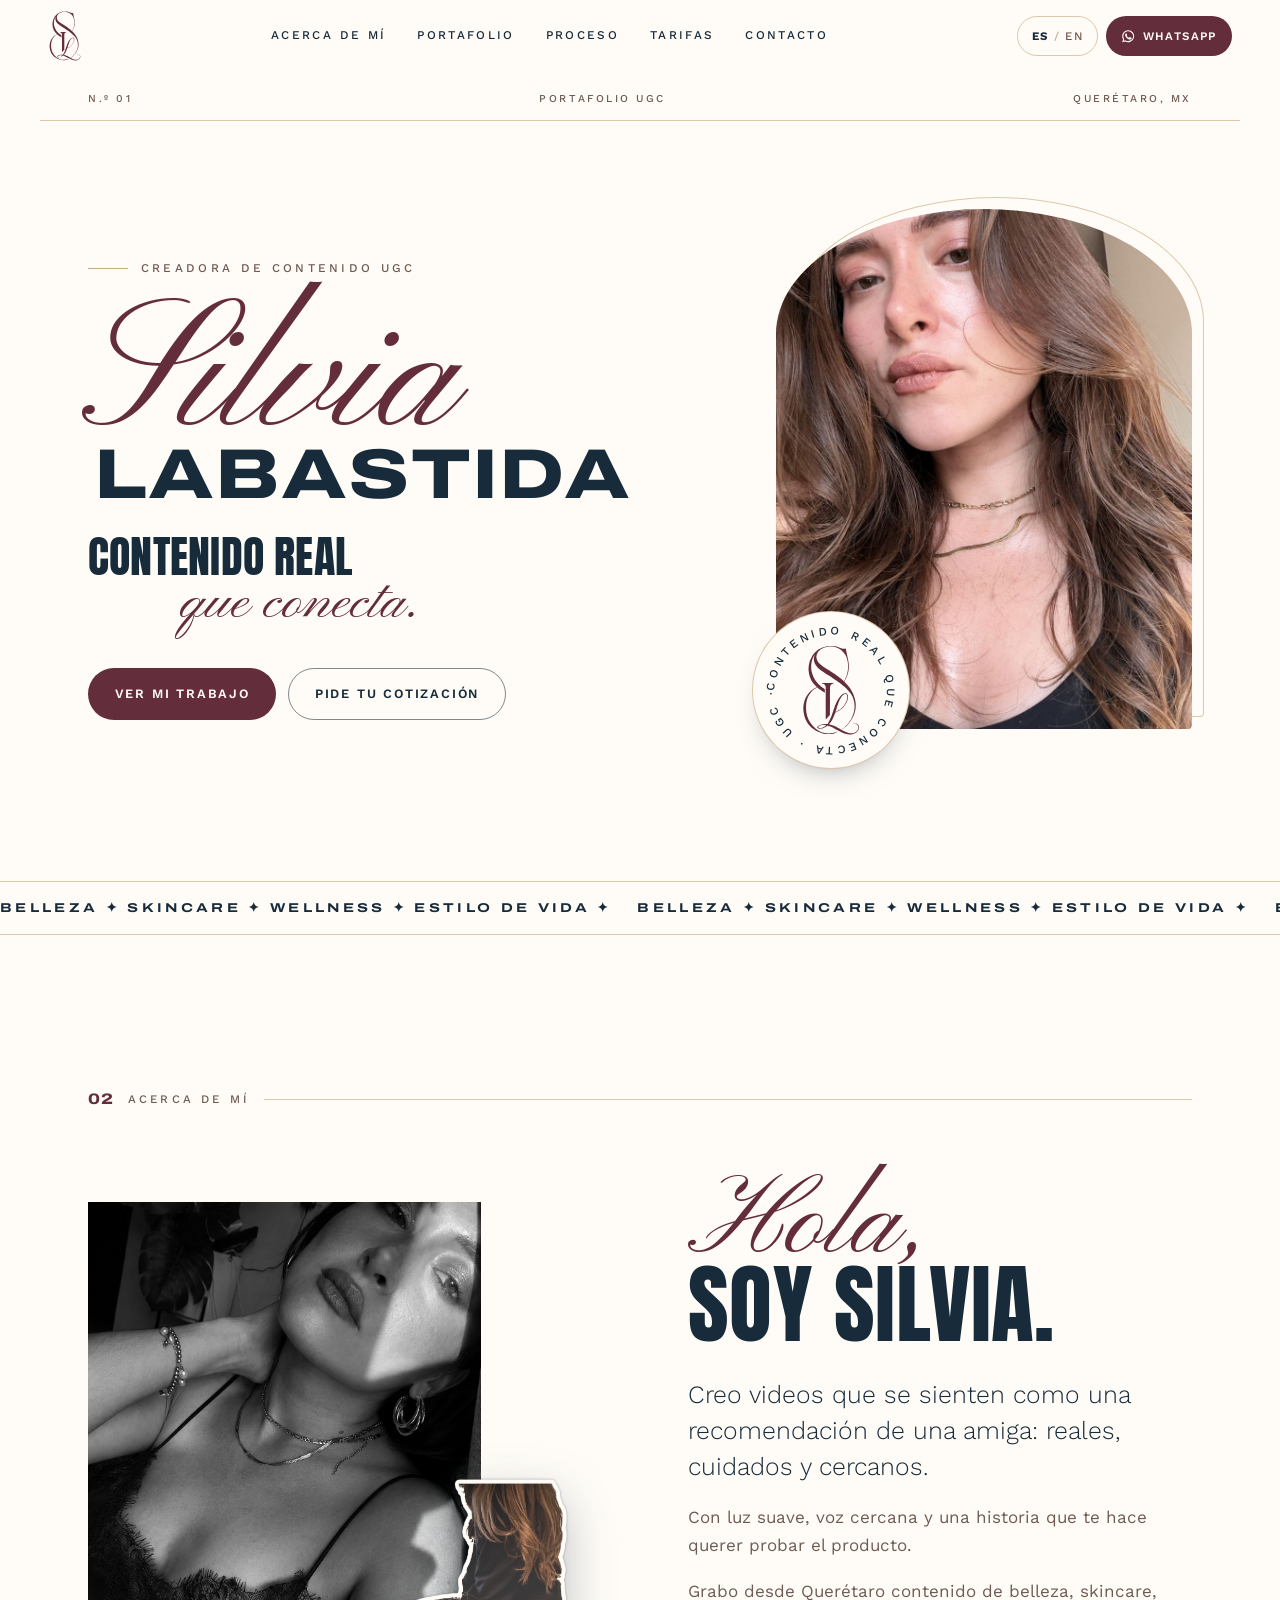
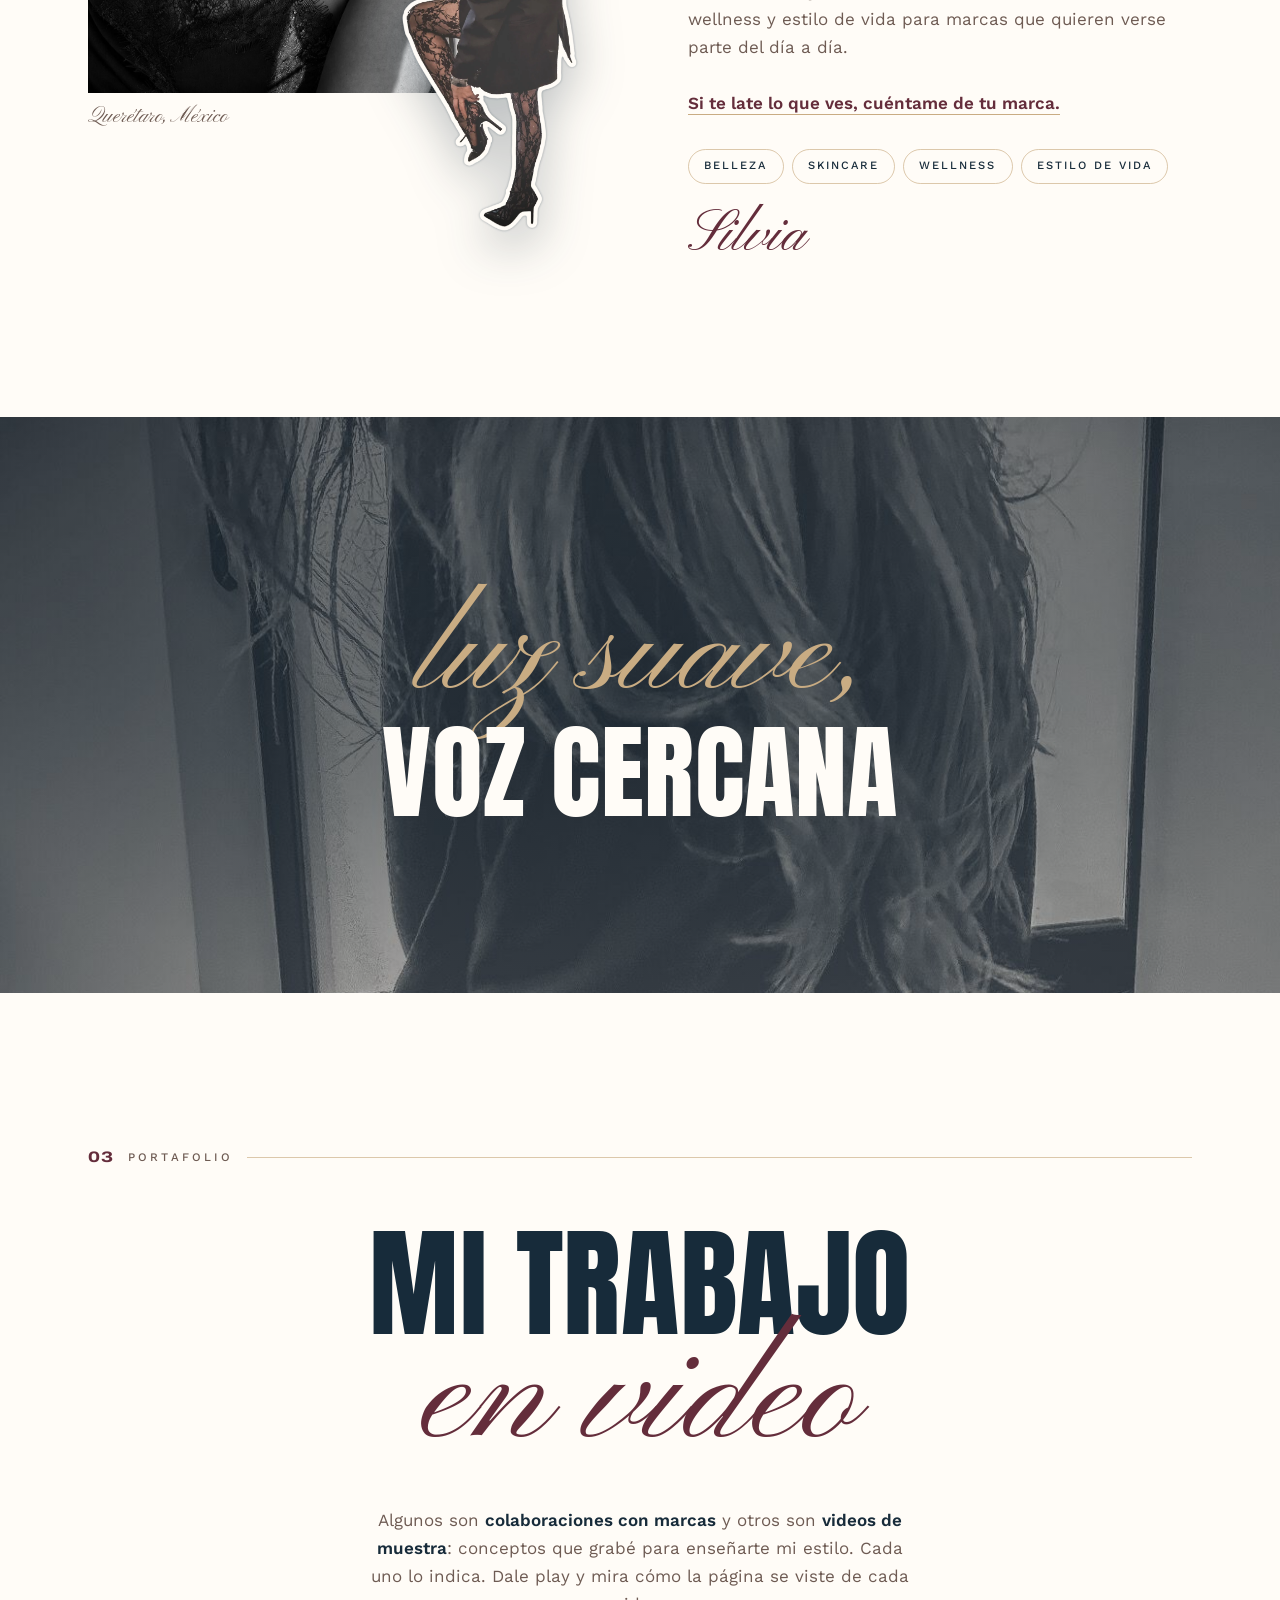
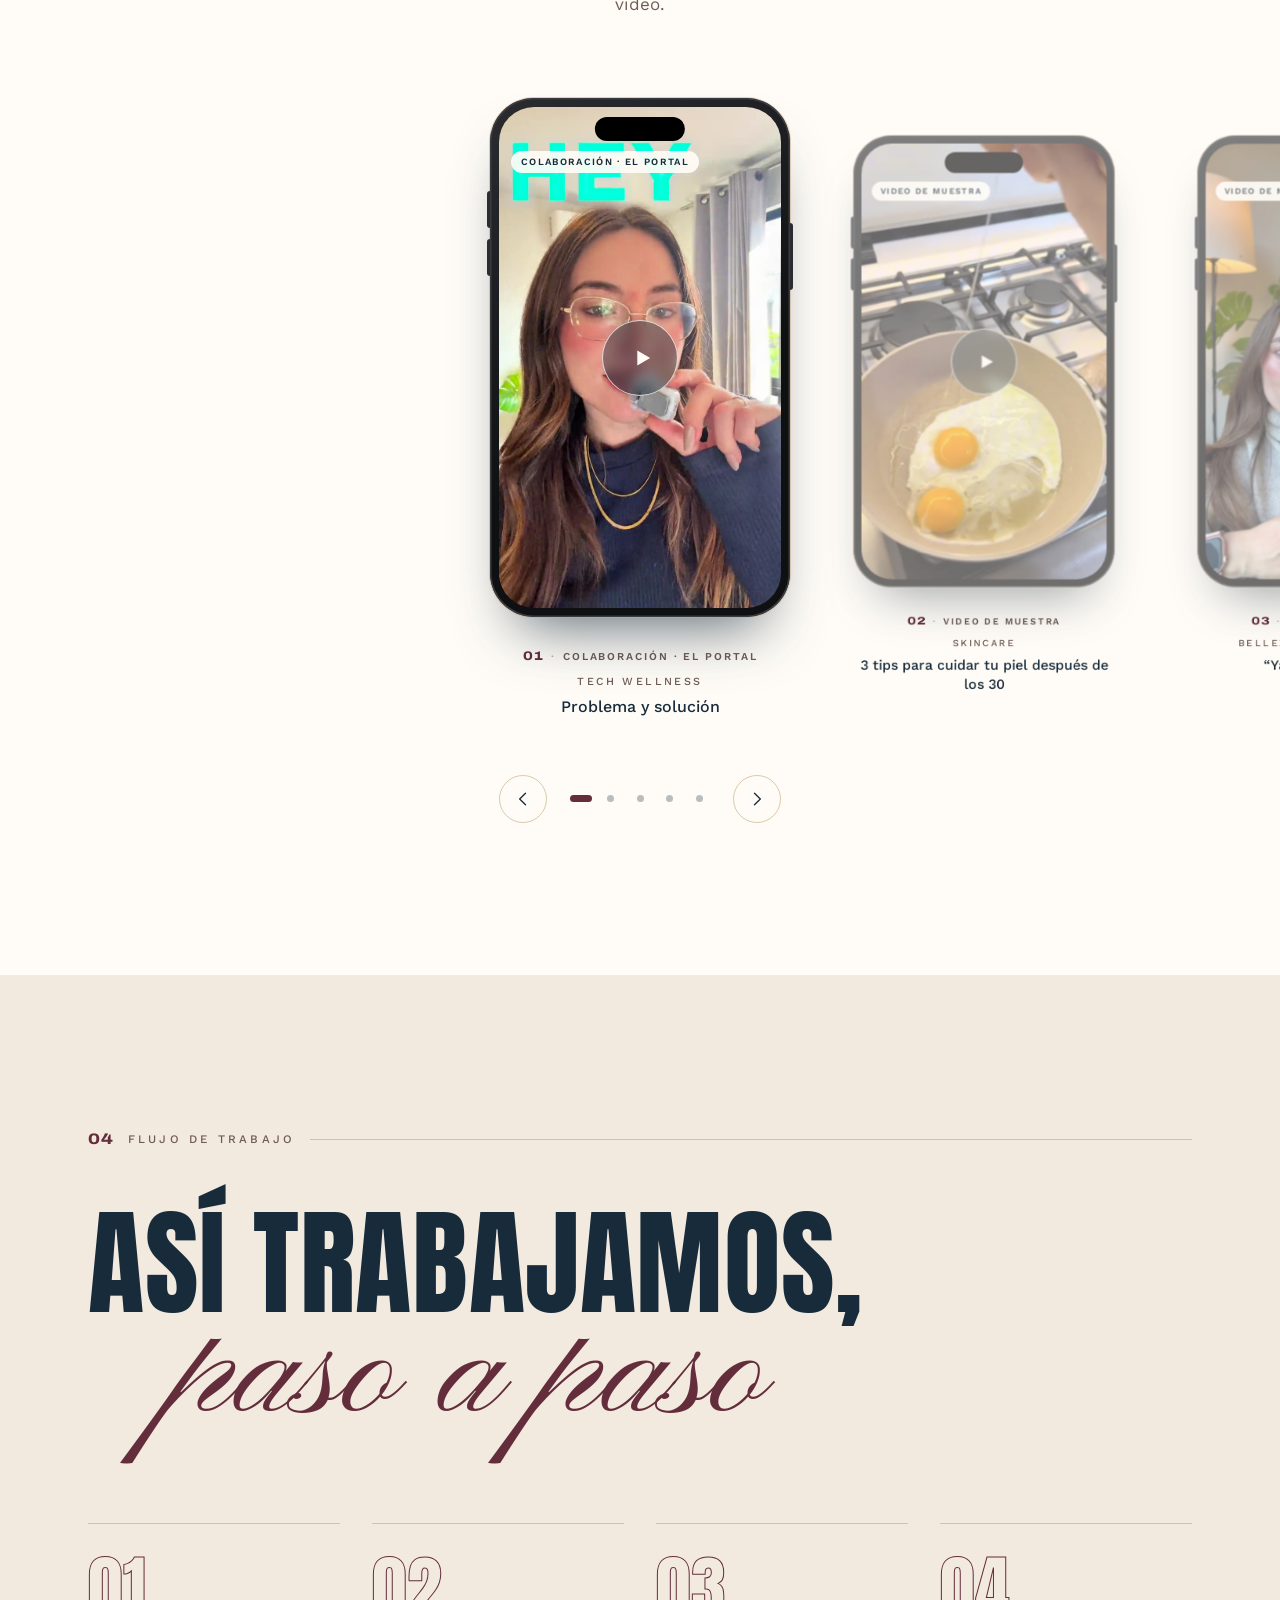
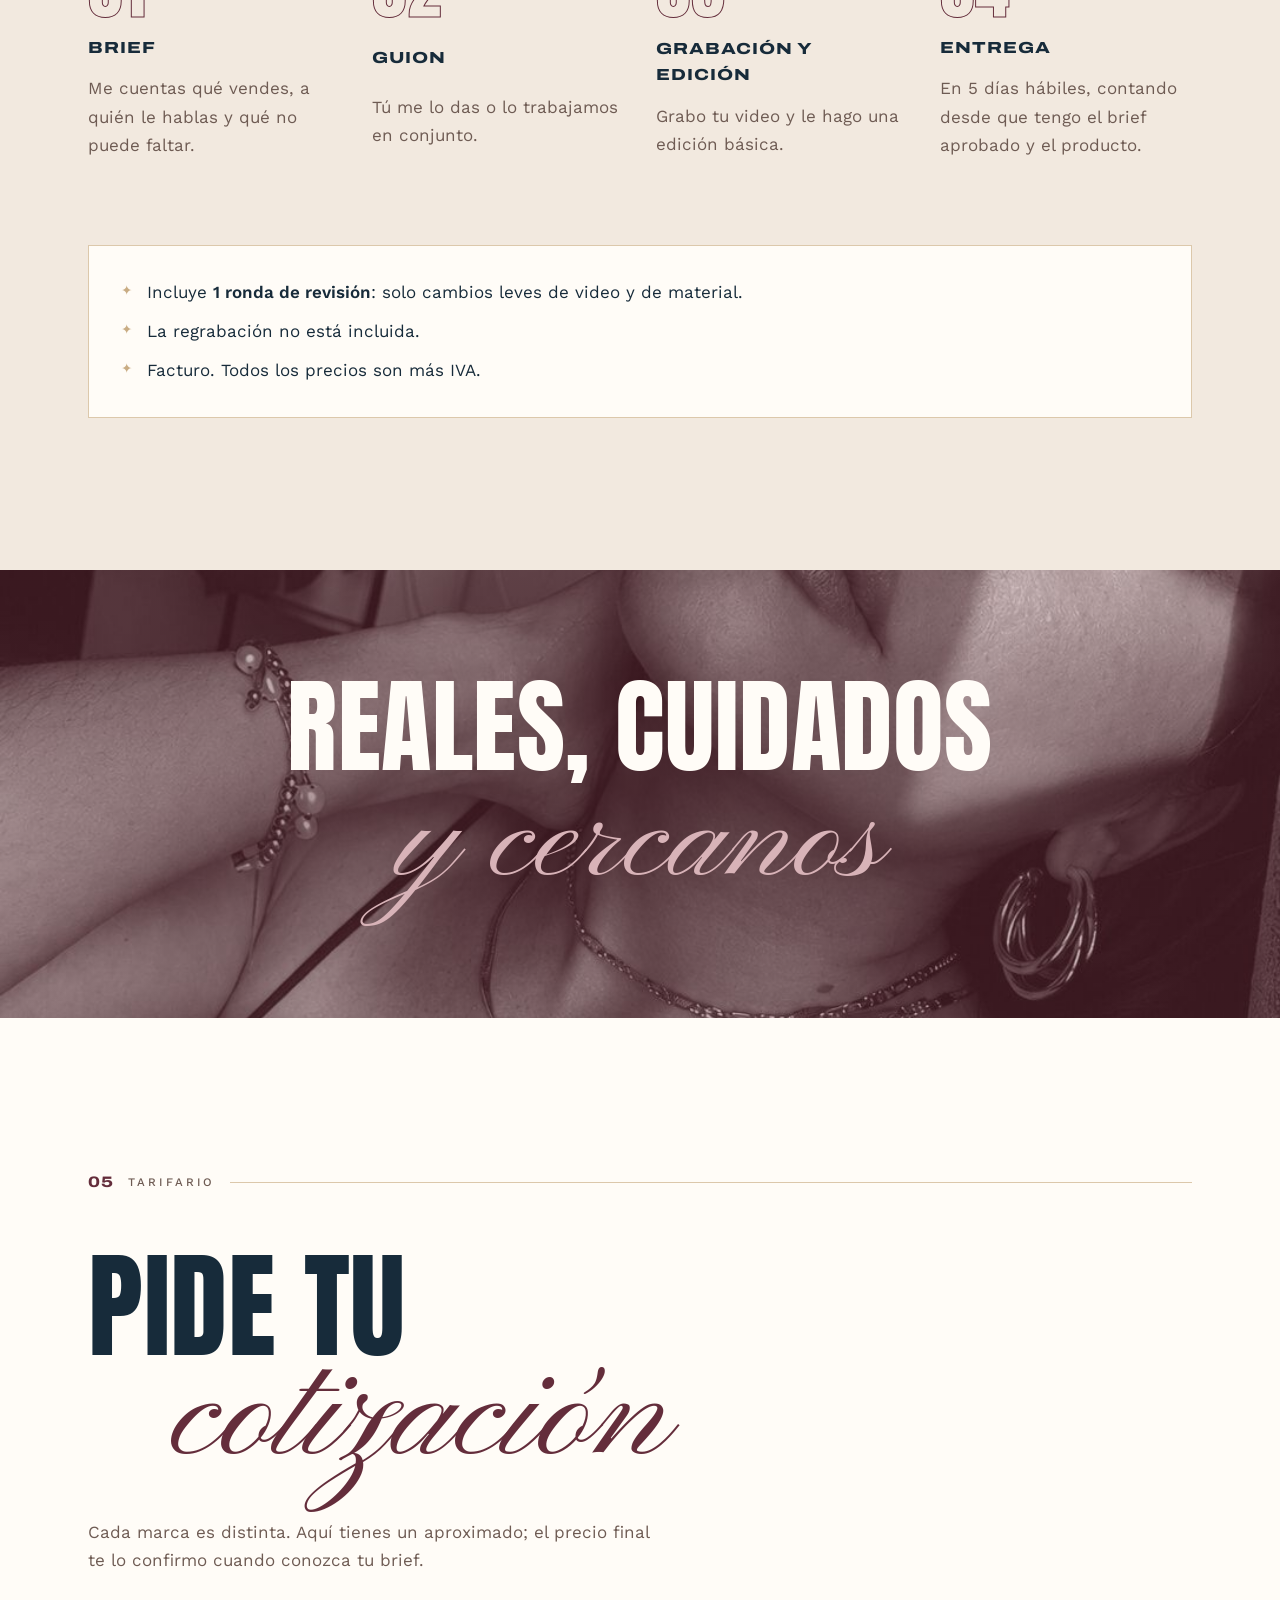
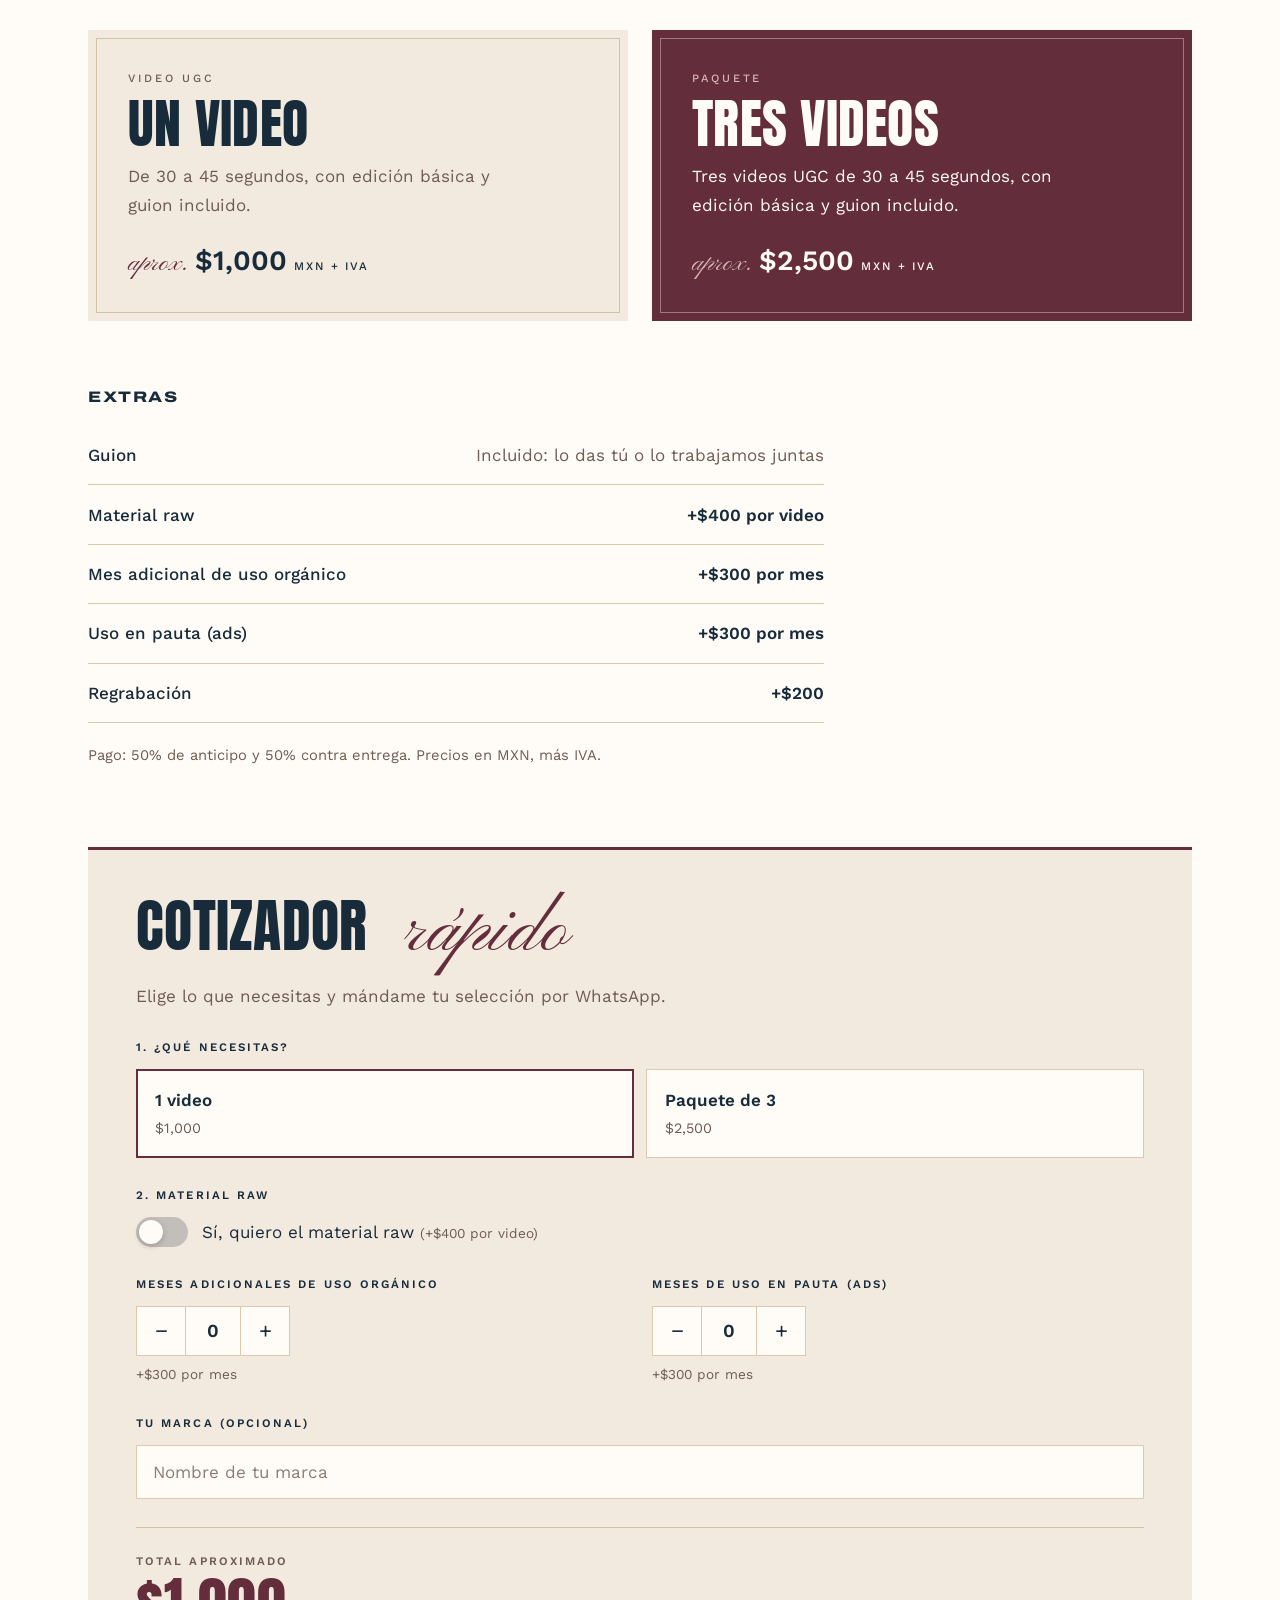
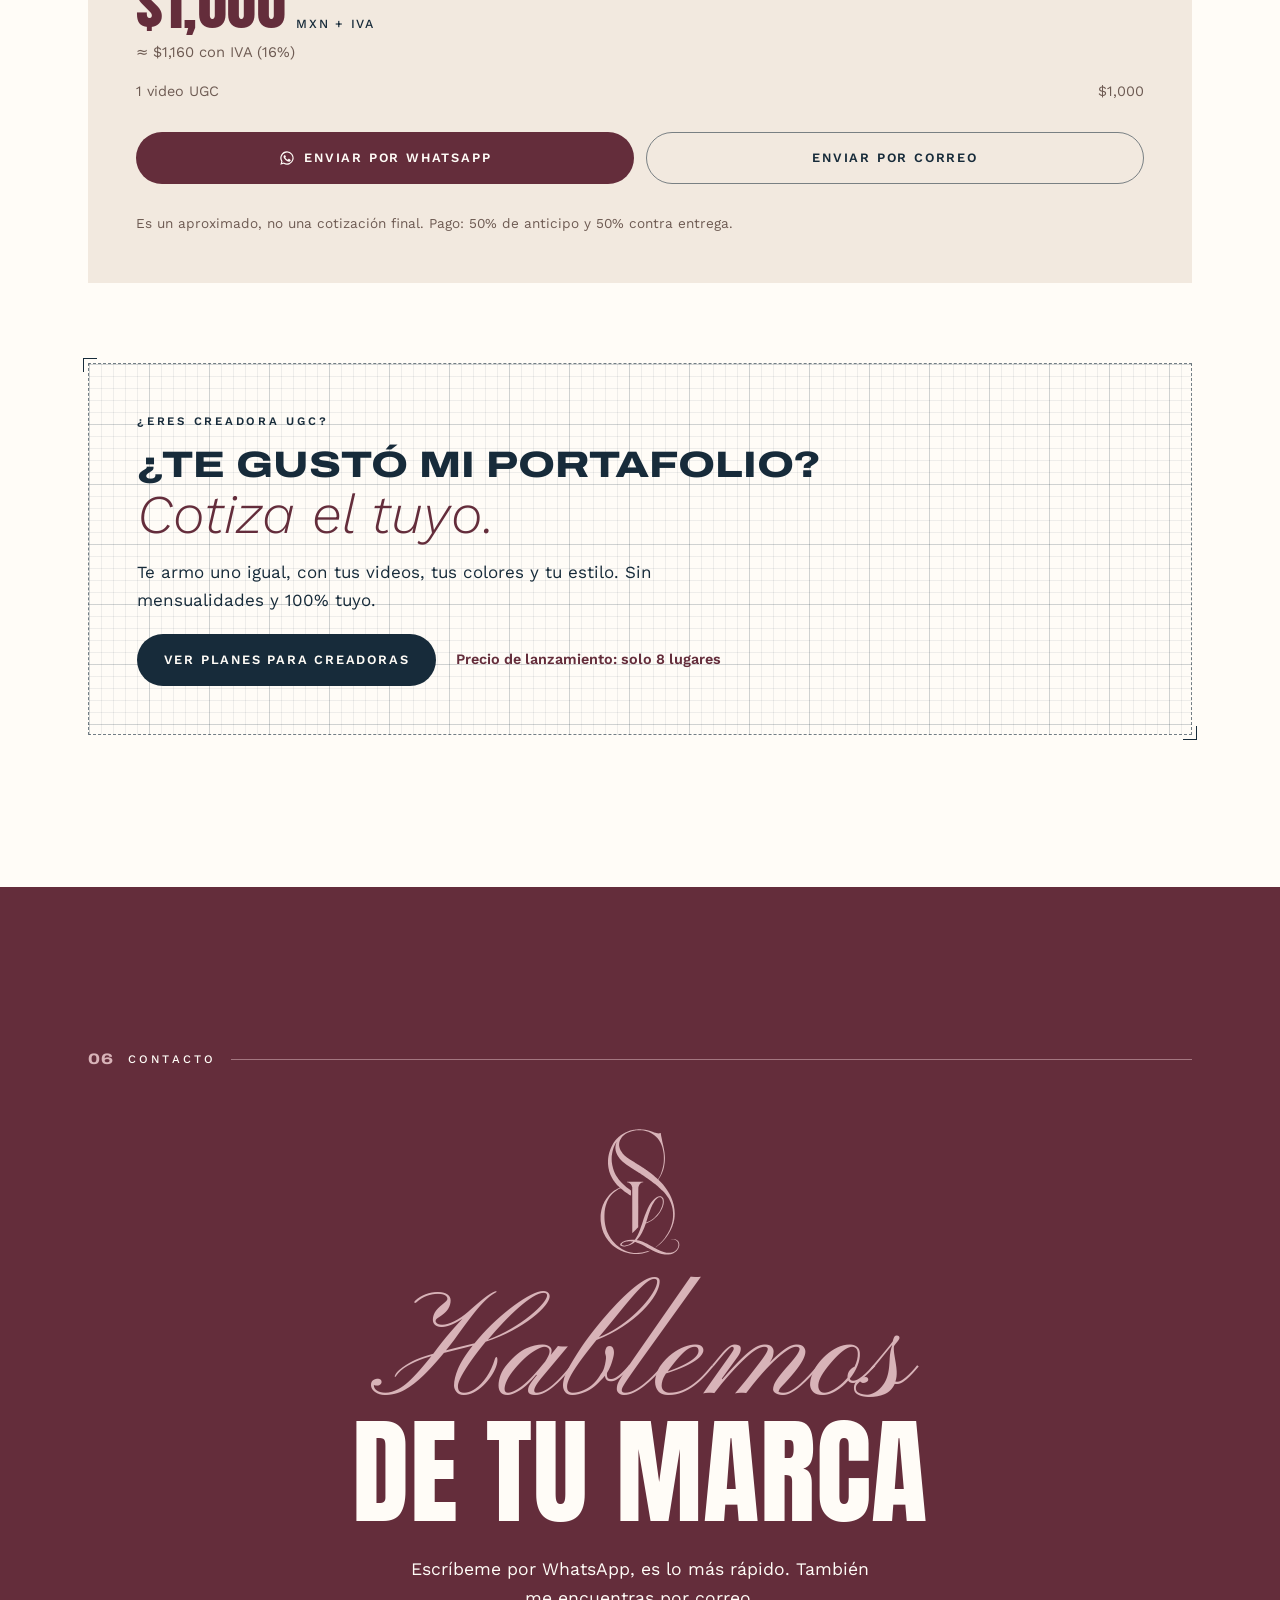
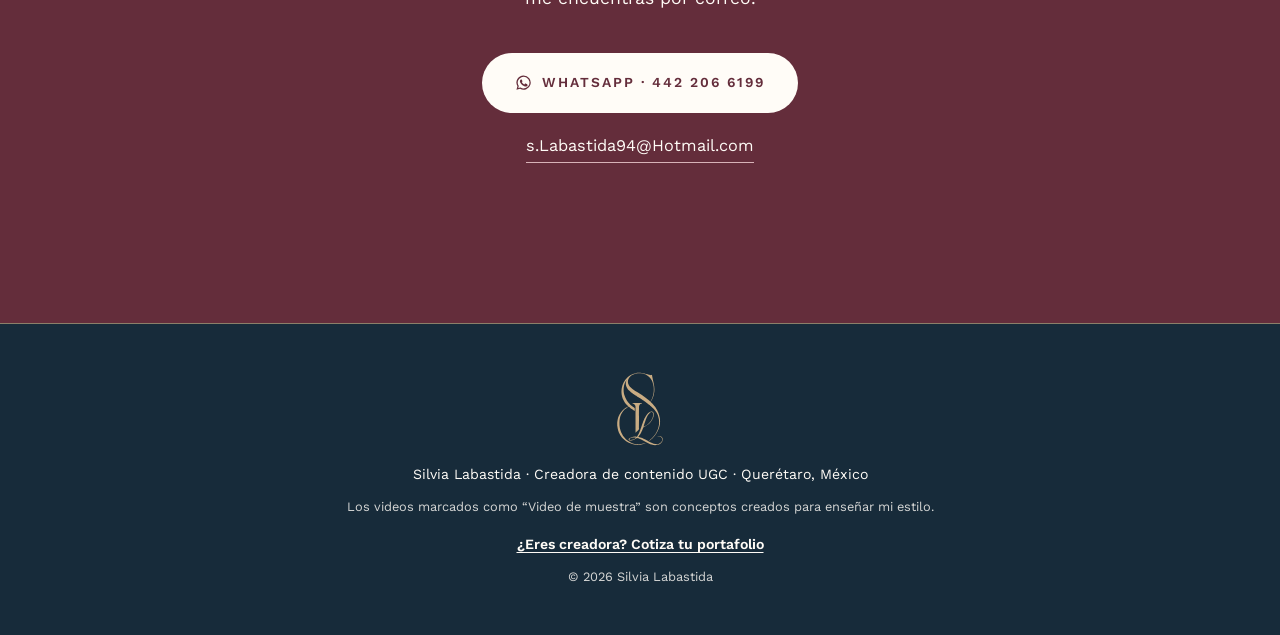
<file: index.html>
<!doctype html>
<html lang="es">
<head>
  <meta charset="utf-8">
  <meta name="viewport" content="width=device-width, initial-scale=1, viewport-fit=cover">
  <!-- Si alguien abre la dirección vieja (github.io), lo manda a la nueva en Cloudflare -->
  <script>if (location.hostname.endsWith('github.io')) location.replace('https://silvialabastida.s-labastida94.workers.dev' + location.pathname.replace(/^\/Portafolio-ugc/i, '') + location.search + location.hash);</script>
  <title>Silvia Labastida · Creadora de contenido UGC en Querétaro</title>
  <meta name="description" content="Videos UGC de belleza, skincare, wellness y estilo de vida. Contenido real que conecta, grabado desde Querétaro, México.">
  <meta name="theme-color" content="#FFFCF7">

  <!-- Vista previa al compartir el enlace (WhatsApp, redes). Cambia la URL por la de tu sitio cuando lo publiques. -->
  <meta property="og:type" content="website">
  <meta property="og:title" content="Silvia Labastida · Creadora de contenido UGC">
  <meta property="og:description" content="Contenido real que conecta. Belleza, skincare, wellness y estilo de vida.">
  <meta property="og:image" content="https://silvialabastida.s-labastida94.workers.dev/og-image.jpg">
  <meta property="og:url" content="https://silvialabastida.s-labastida94.workers.dev/">
  <meta property="og:locale" content="es_MX">

  <link rel="icon" href="favicon.svg" type="image/svg+xml">
  <link rel="icon" href="favicon-32.png" sizes="32x32" type="image/png">
  <link rel="apple-touch-icon" href="apple-touch-icon.png">

  <link rel="preload" href="anton.woff2" as="font" type="font/woff2" crossorigin>
  <link rel="preload" href="pinyon-script.woff2" as="font" type="font/woff2" crossorigin>
  <link rel="preload" href="work-sans.woff2" as="font" type="font/woff2" crossorigin>
  <link rel="stylesheet" href="styles.css?v=20261021b">
  <!-- Los links viejos a la sección de creadoras (…/#crea-el-tuyo) ahora abren creadoras.html -->
  <script>if (/^#(crea-el-tuyo|cr-[\w-]+)$/.test(location.hash)) location.replace('creadoras.html' + (location.hash === '#crea-el-tuyo' ? '' : location.hash));</script>
  <script>document.documentElement.classList.add("js")</script>
</head>
<body>
  <a class="skip-link" href="#portafolio" data-i18n="skip">Saltar al portafolio</a>

  <!-- Monograma SL (vectorizado del logo original). Para cambiarlo, reemplaza el "d" del path. -->
  <svg width="0" height="0" style="position:absolute" aria-hidden="true" focusable="false">
    <symbol id="sl-mark" viewBox="0 0 615 967">
      <path fill-rule="evenodd" d="M522.7 955.5C546.2 953.3 570 942.8 584.2 928.3C596.3 915.9 602.8 902.5 604.5 886.4C605.4 877.5 603.2 865.9 599.3 859C594.5 850.5 583.7 842.6 573 839.8C562 836.8 548.1 837.3 539.8 840.8C537 841.9 537.9 842.2 542.1 841.4C544.3 841 549.2 840.8 554.5 840.8C562.5 840.8 563.6 840.9 567.6 842.2C585.2 847.5 595.4 859.4 597.5 877.2C598.6 886.1 596.5 898 592.4 906.2C582.7 925.4 563.1 938.7 539 942.6C532.1 943.7 514.7 943.4 506.7 942.1C480.7 937.9 453.2 926.5 411.2 902.7C406.3 899.9 398.8 895.7 394.5 893.2C371.3 880.1 349.6 869 336.5 863.6C320.9 857.2 302.4 851.4 288.8 848.6C286.3 848.1 284.2 847.4 284.2 847.1C284.2 846.9 287 843.4 290.2 839.5C303.1 824.3 312.7 809.6 324.1 787.5C331.7 772.9 341.7 749.2 347.8 731.3C351 721.9 351.2 721.4 352.7 720.8C353.6 720.4 357.1 719.1 360.5 717.7C377.3 711.2 397.7 699.2 413.2 686.8C421.9 679.8 438 664 443.8 656.8C465.1 630.1 478.4 604.5 485 577.2C488.2 564.3 488.3 547.2 485.2 536.9C483.1 529.5 477.5 522.5 471.3 519.5C452.6 510.3 425.9 522.8 401.2 552.3C384.8 571.9 369.9 598.2 354.9 634C353.1 638.3 351 643.3 350.3 645.2C349.5 647.2 348.4 650.2 347.7 652C343.5 662.7 335.5 685.3 330.1 701.8C319.8 733.1 311.8 756.3 307.4 767.8C294.3 801.1 284.6 820.6 272.4 838C267.2 845.5 268.1 845 259.2 844.5C235.8 843 214.4 845.4 195.9 851.5C190.3 853.4 177.4 859.6 172.5 862.7C167.5 866 161 872.5 159.3 876.1C156.5 881.9 158.4 887.1 164.4 890.4C171 894 182 895.6 193.9 894.5C211.7 893 228.1 887.6 246.8 877.1C251.2 874.6 263.1 866.3 266.1 863.6C267.3 862.5 268.6 861.8 269.4 861.8C270.9 861.8 283.7 866 291.8 869C309.4 875.7 336.6 889 359.8 902.2C362.8 904 368.2 907 371.8 908.9C375.3 910.8 380 913.4 382.2 914.6C409.5 929.8 438 942.5 458.3 948.4C482.5 955.5 500.4 957.5 522.7 955.5ZM295.8 951.7C319.7 949.6 333.3 946.9 352 940.6C362.6 937 377.8 930.4 380.4 928.4C381.2 927.7 380.3 926.5 378.9 926.5C378.4 926.5 373.4 928.1 367.8 930C324.5 945.1 278 948.9 238.8 940.6C206.7 933.7 176.9 920 149.2 899.2C135 888.5 128.1 882.3 114.7 868.4C92.6 845.4 75.4 819.6 62.8 790.8C56.4 776 49.4 754.7 46.8 741.8C46.3 739.5 45.4 735.3 44.8 732.2C43.6 726.7 41.5 713.4 40.5 704.5C39.2 692.9 38.6 675.8 39 659C40 619.4 45 593.2 58.1 559.5C65.6 540.2 82.1 514.5 97.1 498.9C109 486.4 118 479.2 138.5 465.9C142.7 463.1 159 455 160.3 455C160.7 455 163.1 456.8 165.6 458.9C171.7 464 184.4 474.2 188.2 476.9C189.9 478.1 194.7 481.6 199 484.7C211.6 493.8 237.7 510.7 238.7 510.3C239.1 510.2 239.2 504.1 239.2 491.3L239.2 472.4L229.5 465.4C195.8 441.2 170.6 418.3 152 395C142.5 383.1 139.8 379.6 135.6 373C121.2 350.5 110.7 327.6 104.4 305.2C99.4 287.4 98.8 284.8 96.5 271C93.9 255.7 93.4 248.2 93.6 230C93.9 212.9 94.5 206.5 97.3 190C100.5 171.1 108.6 145.1 115.5 131.5C118.1 126.2 125.9 112.6 128 109.5C129.8 106.9 131.5 105 131.5 105.7C131.5 105.8 130.4 108.7 129.1 112.1C124.7 123.2 122.9 130.6 121.9 142.8C120.6 158.2 123 173.2 129.2 189.8C132.3 198.1 137.1 206.9 144.2 217.6C150.2 226.7 155.5 232.9 165.4 242.8C180.8 258.1 195.7 270.1 220.3 286.6C235 296.4 253.1 308.4 258 311.4C259.8 312.4 265.1 315.8 269.8 318.7C274.4 321.7 282.5 326.8 287.8 330C298 336.3 310.1 344 314.5 347C316 348 326.2 354.9 337.2 362.2C348.2 369.6 359.3 377 361.8 378.8C388 397.7 407.5 412.4 420.8 423.3C423.5 425.5 428.6 429.7 432.1 432.4C435.5 435.2 439.6 438.6 441.1 439.9C442.5 441.3 445.2 443.5 446.9 444.9C452.3 449.2 469.4 465.5 478.3 474.9C497.6 495 507.8 507.5 521 527.5C528.8 539.3 538.4 558.6 543.8 573.4C553.4 599.7 558.1 629.5 557.3 658.8C556.7 682.8 554.3 700.1 548.7 721C542.4 744.5 534.9 763.8 523.9 784.7C515.4 800.9 503.7 819.2 494.9 830.2C493.6 831.9 490.8 835.3 488.8 837.9C472 858.7 446.2 883.8 428.6 896.2C424.8 898.9 424.1 900.3 426.2 900.8C427.1 901 428 900.7 429.1 900C433.1 897.1 448.6 885.3 451.6 882.6C462.1 873.6 466.1 869.9 473.8 862.2C493.1 842.9 509 822.6 525.1 797C544.8 765.7 560.6 724.5 566.8 688.6C572 658.1 570.6 618.4 563.3 587.8C562.6 585 561.8 581.5 561.5 580C558.3 565.1 547.7 533.8 542.4 523.2C541.7 521.9 539.8 517.7 538.3 514C530.6 495.9 512 465.3 498.7 448.7C496.5 446 492.8 441.2 490.3 438.1C481.9 427 461.6 405.1 450.6 395.1C448.4 393.1 446.5 391.1 446.5 390.7C446.5 390.3 448.4 387.2 450.7 383.6C459.2 370.5 464.5 361.5 468.2 354C476.4 336.9 485 312.2 488.8 294.5C490.6 285.8 493.6 267.1 494.5 259C495.5 249.3 496.1 231.9 495.9 222.5C495.6 212.9 494 193.1 493 186.9C492.8 185.2 492.3 181.9 492 179.8C490 166.2 486.9 149.2 484.5 139.2C483.7 135.9 482.2 129.4 481.2 124.8C480.2 120.1 478.8 113.7 478 110.5C476.7 105.3 474.1 92.6 470.1 72C468.3 62.7 465.8 48.3 465 42.8C464.7 40.6 464.2 38.3 464 37.7C463.5 36.6 463.5 36.6 460.1 38.3C458.3 39.2 455.4 40.3 453.8 40.6C450.6 41.2 442 40.9 436.7 40C430.9 39.1 416.5 34.8 406 31C379.4 21.3 349.1 13.6 330.5 12C305.4 9.7 301.3 9.6 284.5 10.8C268.6 11.8 266.6 12.1 253.1 14.8C226.8 20.1 203.7 29 180 43C168.4 49.8 155.2 59.7 145.8 68.6C143.3 70.9 140.7 73.3 140.1 73.8C139.4 74.3 135.2 78.9 130.6 83.9C118.2 97.6 108.7 110.9 97.9 130C93.1 138.4 85.6 154.8 82.4 164C76.2 181.5 75.5 183.9 72.5 197.2C69.9 209 67.9 220.1 67 228.2C65.6 241.1 65.1 262.8 66 271.9C66.2 274.6 66.7 279.4 67 282.8C67.5 288.7 69.3 300.2 70.8 307.5C71.9 313.1 76.4 330.8 77.6 334.5C79.1 339.2 84.7 354.3 86.1 357.5C93.3 373.6 102.2 389.5 110.6 401.2C113.9 405.7 123.9 418.5 125 419.5C125.1 419.6 127.8 422.6 130.8 426C133.9 429.4 138 433.8 140.1 435.7C151.8 446.7 155 450.2 154.4 450.8C154 451.1 151.8 452.2 149.5 453.2C139.4 457.3 122.4 466.5 112.8 473C102.1 480.2 82.4 497.7 73.1 508.2C59.4 523.7 47.9 540 39.8 555.8C37.6 559.9 35.6 563.6 35.4 564C34.6 565.4 28.9 578.2 27.4 582C22.5 594.1 16.2 617.4 13.5 633C10.4 651.5 9.8 659 9.9 678.5C9.9 692.7 10.1 698.1 10.9 705.8C15.6 747.9 26.2 783.5 43.4 814.7C48.1 823.1 48.4 823.6 54.9 833.5C64.4 847.8 71.7 856.8 84.4 869.8C94.2 879.7 104.8 889.2 114 896.2C142 917.5 178.8 935.1 216.5 944.9C240.5 951.2 271.4 953.9 295.8 951.7ZM181.4 888.5C173.1 887.1 169 883.9 169 879C169 872 180.5 864.1 197.8 859C206.4 856.5 221.4 854.9 231.8 855.3C240.2 855.6 253.5 857.4 254.4 858.2C254.9 858.7 254.5 859.4 252.1 861.7C244.4 869.5 230.7 878.3 219.8 882.7C207.8 887.6 190.9 890.1 181.4 888.5ZM262.3 782C268.9 775.3 278.7 765.2 284 759.6L293.9 749.4L294.2 735.8C294.4 728.4 294.5 662.3 294.5 589C294.5 510.9 294.7 454 295 451.5C295.9 443.4 299 433.9 302.6 428.4C305.3 424.4 311 418.7 314.6 416.3C319.3 413.4 323.3 411.9 331.1 410.3C332.6 410 333.2 408.3 332.2 407.2C331.5 406.6 323.7 406.5 270.8 406.5C237.4 406.5 209.7 406.6 209.3 406.8C208.8 407 208.5 407.7 208.5 408.5C208.5 409.8 208.7 410 210.4 410.2C215.5 411 221.2 412.6 223.6 413.8C235.9 420 242.5 428.4 247.3 443.8L248.8 448.2L249 621.2C249.1 716.4 249.3 794.3 249.4 794.4C249.7 794.8 251.1 793.5 262.3 782ZM354.2 714.4C353.7 713.6 354.4 711 357.7 700.6C359.5 695.2 362.7 684.8 364.9 677.5C370.5 659.3 380.3 630.2 385.2 617.2C386.7 613.3 392.1 600.7 396.6 590.5C399.7 583.3 409.8 564.8 414.1 558.2C421.3 547.1 430.6 536.6 438.2 530.9C442.5 527.7 448.7 524.5 452.6 523.6C458.1 522.2 465.3 523.5 469.1 526.4C477.6 532.9 481.6 548.5 479.3 566.2C477.9 576.8 476.4 583.1 473 593.5C470.7 600.4 464.2 615.1 460.8 621C459.6 623.1 457.8 626.3 456.7 628.2C454.7 632 449.1 640.4 444.3 646.8C435.5 658.5 424.3 670.7 414 679.8C399.1 692.8 377.8 705.9 359.5 712.9C356.6 714.1 354.4 714.7 354.2 714.4ZM440.5 385.4C432 377.5 422.7 369.2 419 366.2C416.6 364.3 412.9 361.2 410.7 359.2C400.9 350.6 380.6 334.9 363.7 322.9C356.9 318.1 328 298.8 316.4 291.4C303.4 283 296.9 278.9 291.8 275.8C281.5 269.4 277.9 267.1 270.6 262.6C266.6 260 260.2 256 256.5 253.8C221.2 232.3 192.5 210.1 176.6 191.8C171.3 185.6 162.3 172.6 159.6 167.1C155.1 158.2 151.4 146.1 150 136.1C149.2 130.4 149.6 117.5 150.7 111.8C153.5 97.5 158.1 87 166.7 74.8C172.5 66.6 174.1 64.7 180.9 58.4C186.9 52.7 192.5 48.4 199.5 44C217.6 32.7 239.6 24.1 261 20.1C276.1 17.2 288.7 16.2 306.5 16.7C329.1 17.2 344.1 19.8 364.2 26.6C375.2 30.2 378.2 31.6 387.2 36.4C398.4 42.3 406.1 47.4 415.8 55.2C434.1 69.9 448.9 86.5 458.4 103C470.7 124.6 478.5 148.3 483.7 180C487.1 200.7 487.7 208.4 487.7 230.5C487.6 251.3 487.4 254.9 484.7 274C481.8 294.6 473.2 326.9 465.4 346C464.6 348 463.7 350 463.5 350.5C463.2 350.9 460.5 356.3 457.5 362.5C451.8 374.1 444.1 387.5 443.2 387.5C443 387.5 441.7 386.5 440.5 385.4Z"/>
    </symbol>
  </svg>

  <!-- ===================== BARRA SUPERIOR ===================== -->
  <header class="topbar" id="topbar">
    <a class="topbar__logo" href="#inicio" aria-label="Inicio" data-i18n-aria="navHome">
      <svg class="mark" aria-hidden="true"><use href="#sl-mark"></use></svg>
    </a>
    <nav class="topbar__nav" aria-label="Principal" data-i18n-aria="navLabel">
      <a href="#sobre-mi" data-i18n="navAbout">Acerca de mí</a>
      <a href="#portafolio" data-i18n="navWork">Portafolio</a>
      <a href="#proceso" data-i18n="navProcess">Proceso</a>
      <a href="#tarifas" data-i18n="navRates">Tarifas</a>
      <a href="#contacto" data-i18n="navContact">Contacto</a>
    </nav>
    <div class="topbar__actions">
      <button class="lang" type="button" id="lang-toggle" aria-label="Cambiar idioma a inglés">
        <span class="lang__opt" data-lang="es">ES</span><span class="lang__sep" aria-hidden="true">/</span><span class="lang__opt" data-lang="en">EN</span>
      </button>
      <a class="pill pill--wa js-wa" href="https://wa.me/524422066199" target="_blank" rel="noopener">
        <svg class="icon" aria-hidden="true" viewBox="0 0 24 24"><path d="M12 2a10 10 0 0 0-8.6 15.1L2 22l5-1.3A10 10 0 1 0 12 2Zm0 18.2a8.2 8.2 0 0 1-4.2-1.2l-.3-.2-3 .8.8-2.9-.2-.3A8.2 8.2 0 1 1 12 20.2Zm4.5-6.1c-.2-.1-1.5-.7-1.7-.8s-.4-.1-.6.1-.7.8-.8 1-.3.2-.5.1a6.7 6.7 0 0 1-3.3-2.9c-.3-.4.2-.4.7-1.3a.4.4 0 0 0 0-.4l-.8-1.8c-.2-.5-.4-.4-.6-.4h-.5a1 1 0 0 0-.7.3 3 3 0 0 0-.9 2.2 5.2 5.2 0 0 0 1.1 2.7 11.8 11.8 0 0 0 4.5 4c1.7.7 2.3.8 3.2.6a2.7 2.7 0 0 0 1.8-1.2 2.2 2.2 0 0 0 .1-1.3c0-.1-.2-.2-.5-.3Z"/></svg>
        <span>WhatsApp</span>
      </a>
    </div>
  </header>

  <main id="marcas">
    <!-- ===================== 01 · HERO ===================== -->
    <section class="hero" id="inicio" aria-labelledby="hero-title">
      <div class="hero__meta wrap" aria-hidden="true">
        <span>N.º 01</span>
        <span data-i18n="heroMeta">Portafolio UGC</span>
        <span data-config="ciudadCorta">Querétaro, MX</span>
      </div>

      <div class="hero__grid wrap">
        <div class="hero__text">
          <p class="kicker" data-i18n="heroKicker">Creadora de contenido UGC</p>
          <h1 class="hero__name" id="hero-title">
            <span class="hero__first" data-config="nombre">Silvia</span>
            <span class="hero__last" data-config="apellido">Labastida</span>
          </h1>
          <p class="hero__tagline tagline">
            <span class="t-strong" data-i18n="heroTag1">Contenido real</span>
            <span class="t-script" data-i18n="heroTag2">que conecta.</span>
          </p>
          <div class="hero__ctas">
            <a class="btn btn--primary" href="#portafolio" data-i18n="heroCta">Ver mi trabajo</a>
            <a class="btn btn--ghost" href="#tarifas" data-i18n="heroCta2">Pide tu cotización</a>
          </div>
        </div>

        <div class="hero__visual">
          <figure class="arch hero__photo">
            <img src="hero.jpg" width="880" height="1100" fetchpriority="high"
                 alt="Retrato de Silvia, creadora de contenido UGC" data-i18n-alt="altHero">
          </figure>
          <div class="seal" aria-hidden="true">
            <svg class="seal__ring" viewBox="0 0 200 200">
              <defs><path id="seal-circle" d="M100,100 m-78,0 a78,78 0 1,1 156,0 a78,78 0 1,1 -156,0"/></defs>
              <text><textPath href="#seal-circle" class="seal__text" data-i18n="sealText">CONTENIDO REAL QUE CONECTA · UGC · </textPath></text>
            </svg>
            <svg class="seal__mark mark"><use href="#sl-mark"></use></svg>
          </div>
        </div>
      </div>

      <div class="marquee" aria-hidden="true">
        <div class="marquee__track">
          <span class="marquee__item" data-i18n="marquee">Belleza ✦ Skincare ✦ Wellness ✦ Estilo de vida ✦</span>
          <span class="marquee__item" data-i18n="marquee">Belleza ✦ Skincare ✦ Wellness ✦ Estilo de vida ✦</span>
          <span class="marquee__item" data-i18n="marquee">Belleza ✦ Skincare ✦ Wellness ✦ Estilo de vida ✦</span>
          <span class="marquee__item" data-i18n="marquee">Belleza ✦ Skincare ✦ Wellness ✦ Estilo de vida ✦</span>
        </div>
      </div>
    </section>

    <!-- ===================== 02 · ACERCA DE MÍ ===================== -->
    <section class="section about" id="sobre-mi" aria-labelledby="about-title">
      <div class="wrap">
        <p class="section-head"><span class="section-head__num">02</span><span data-i18n="aboutLabel">Acerca de mí</span></p>
        <div class="about__grid">
          <div class="about__photos">
            <figure class="about__p1">
              <img src="sobre-mi.jpg" width="1087" height="1359" loading="lazy" decoding="async"
                   alt="Retrato de Silvia en blanco y negro" data-i18n-alt="altAbout1">
            </figure>
            <!-- Figura recortada con marco blanco (tipo sticker). Es una imagen sin fondo (.webp) -->
            <img class="about__fig" src="sobre-mi-figura.webp" width="627" height="1262" loading="lazy" decoding="async"
                 alt="Silvia de cuerpo completo con blazer negro" data-i18n-alt="altAbout2">
            <p class="about__caption" data-config="ciudad">Querétaro, México</p>
          </div>

          <div class="about__text">
            <h2 class="display" id="about-title">
              <span class="t-script" data-i18n="aboutT1">Hola,</span>
              <span class="t-strong" data-i18n="aboutT2">soy <span data-config="nombre">Silvia</span>.</span>
            </h2>
            <p class="lead" data-i18n="aboutP1">Creo videos que se sienten como una recomendación de una amiga: reales, cuidados y cercanos.</p>
            <p data-i18n="aboutP2">Con luz suave, voz cercana y una historia que te hace querer probar el producto.</p>
            <p data-i18n="aboutP3">Grabo desde Querétaro contenido de belleza, skincare, wellness y estilo de vida para marcas que quieren verse parte del día a día.</p>
            <p class="about__cta"><a href="#contacto" data-i18n="aboutP4">Si te late lo que ves, cuéntame de tu marca.</a></p>
            <ul class="tags" aria-label="Nichos" data-i18n-aria="nichesLabel">
              <li data-i18n="niche1">Belleza</li>
              <li data-i18n="niche2">Skincare</li>
              <li data-i18n="niche3">Wellness</li>
              <li data-i18n="niche4">Estilo de vida</li>
            </ul>
            <p class="signature" aria-hidden="true" data-config="nombre">Silvia</p>
          </div>
        </div>
      </div>
    </section>

    <!-- ===================== SEPARADOR 1 ===================== -->
    <figure class="divider duo duo--marino" aria-hidden="true">
      <img src="separador-1.jpg" width="1320" height="660" loading="lazy" decoding="async" alt="">
      <figcaption class="divider__text">
        <span class="t-script" data-i18n="div1a">luz suave,</span>
        <span class="t-strong" data-i18n="div1b">voz cercana</span>
      </figcaption>
    </figure>

    <!-- ===================== 03 · PORTAFOLIO ===================== -->
    <section class="section portfolio" id="portafolio" aria-labelledby="pf-title">
      <div class="wrap">
        <p class="section-head"><span class="section-head__num">03</span><span data-i18n="pfLabel">Portafolio</span></p>
        <h2 class="display display--center" id="pf-title">
          <span class="t-strong" data-i18n="pfT1">Mi trabajo</span>
          <span class="t-script" data-i18n="pfT2">en video</span>
        </h2>
        <p class="portfolio__note" data-i18n="pfNote">Algunos son <strong>colaboraciones con marcas</strong> y otros son <strong>videos de muestra</strong>: conceptos que grabé para enseñarte mi estilo. Cada uno lo indica. Dale play y mira cómo la página se viste de cada video.</p>
      </div>

      <div class="carousel">
        <!-- Las tarjetas de video se crean desde la lista VIDEOS en script.js -->
        <ol class="carousel__track" id="pf-track" aria-label="Videos del portafolio" data-i18n-aria="pfTrack"></ol>
        <div class="carousel__nav wrap">
          <button class="round-btn" type="button" id="pf-prev" aria-label="Video anterior" data-i18n-aria="pfPrev">
            <svg viewBox="0 0 24 24" aria-hidden="true"><path d="M15 5l-7 7 7 7"/></svg>
          </button>
          <div class="carousel__dots" id="pf-dots"></div>
          <button class="round-btn" type="button" id="pf-next" aria-label="Video siguiente" data-i18n-aria="pfNext">
            <svg viewBox="0 0 24 24" aria-hidden="true"><path d="M9 5l7 7-7 7"/></svg>
          </button>
        </div>
      </div>
      <p class="visually-hidden" id="pf-status" aria-live="polite"></p>
    </section>

    <!-- ===================== 04 · FLUJO DE TRABAJO ===================== -->
    <section class="section process" id="proceso" aria-labelledby="process-title">
      <div class="wrap">
        <p class="section-head"><span class="section-head__num">04</span><span data-i18n="prLabel">Flujo de trabajo</span></p>
        <h2 class="display" id="process-title">
          <span class="t-strong" data-i18n="prT1">Así trabajamos,</span>
          <span class="t-script" data-i18n="prT2">paso a paso</span>
        </h2>

        <ol class="steps">
          <li class="step">
            <span class="step__num" aria-hidden="true">01</span>
            <h3 class="step__title" data-i18n="st1t">Brief</h3>
            <p data-i18n="st1p">Me cuentas qué vendes, a quién le hablas y qué no puede faltar.</p>
          </li>
          <li class="step">
            <span class="step__num" aria-hidden="true">02</span>
            <h3 class="step__title" data-i18n="st2t">Guion</h3>
            <p data-i18n="st2p">Tú me lo das o lo trabajamos en conjunto.</p>
          </li>
          <li class="step">
            <span class="step__num" aria-hidden="true">03</span>
            <h3 class="step__title" data-i18n="st3t">Grabación y edición</h3>
            <p data-i18n="st3p">Grabo tu video y le hago una edición básica.</p>
          </li>
          <li class="step">
            <span class="step__num" aria-hidden="true">04</span>
            <h3 class="step__title" data-i18n="st4t">Entrega</h3>
            <p data-i18n="st4p">En 5 días hábiles, contando desde que tengo el brief aprobado y el producto.</p>
          </li>
        </ol>

        <ul class="terms">
          <li data-i18n="term1">Incluye <strong>1 ronda de revisión</strong>: solo cambios leves de video y de material.</li>
          <li data-i18n="term2">La regrabación no está incluida.</li>
          <li data-i18n="term3">Facturo. Todos los precios son más IVA.</li>
        </ul>
      </div>
    </section>

    <!-- ===================== SEPARADOR 2 ===================== -->
    <figure class="divider divider--short duo duo--vino" aria-hidden="true">
      <img src="separador-2.jpg" width="1087" height="543" loading="lazy" decoding="async" alt="">
      <figcaption class="divider__text">
        <span class="t-strong" data-i18n="div2a">reales, cuidados</span>
        <span class="t-script" data-i18n="div2b">y cercanos</span>
      </figcaption>
    </figure>

    <!-- ===================== 05 · TARIFARIO + COTIZADOR ===================== -->
    <section class="section rates" id="tarifas" aria-labelledby="rates-title">
      <div class="wrap">
        <p class="section-head"><span class="section-head__num">05</span><span data-i18n="rtLabel">Tarifario</span></p>
        <h2 class="display" id="rates-title">
          <span class="t-strong" data-i18n="rtT1">Pide tu</span>
          <span class="t-script" data-i18n="rtT2">cotización</span>
        </h2>
        <p class="rates__intro" data-i18n="rtIntro">Cada marca es distinta. Aquí tienes un aproximado; el precio final te lo confirmo cuando conozca tu brief.</p>

        <div class="rate-cards">
          <article class="rate-card">
            <p class="rate-card__kicker" data-i18n="rc1k">Video UGC</p>
            <h3 class="rate-card__title" data-i18n="rc1t">Un video</h3>
            <p class="rate-card__desc" data-i18n="rc1d">De 30 a 45 segundos, con edición básica y guion incluido.</p>
            <p class="rate-card__price"><span class="rate-card__from" data-i18n="approxFrom">aprox.</span> <span data-precio="video">$1,000</span> <span class="rate-card__tax" data-i18n="mxnTax">MXN + IVA</span></p>
          </article>
          <article class="rate-card rate-card--feature">
            <p class="rate-card__kicker" data-i18n="rc2k">Paquete</p>
            <h3 class="rate-card__title" data-i18n="rc2t">Tres videos</h3>
            <p class="rate-card__desc" data-i18n="rc2d">Tres videos UGC de 30 a 45 segundos, con edición básica y guion incluido.</p>
            <p class="rate-card__price"><span class="rate-card__from" data-i18n="approxFrom">aprox.</span> <span data-precio="paquete3">$2,500</span> <span class="rate-card__tax" data-i18n="mxnTax">MXN + IVA</span></p>
          </article>
        </div>

        <div class="extras">
          <h3 class="extras__title" data-i18n="exTitle">Extras</h3>
          <dl class="extras__list">
            <div><dt data-i18n="ex1">Guion</dt><dd data-i18n="ex1v">Incluido: lo das tú o lo trabajamos juntas</dd></div>
            <div><dt data-i18n="ex2">Material raw</dt><dd>+<span data-precio="raw">$400</span> <span data-i18n="perVideo">por video</span></dd></div>
            <div><dt data-i18n="ex3">Mes adicional de uso orgánico</dt><dd>+<span data-precio="mesOrganico">$300</span> <span data-i18n="perMonth">por mes</span></dd></div>
            <div><dt data-i18n="ex4">Uso en pauta (ads)</dt><dd>+<span data-precio="mesPauta">$300</span> <span data-i18n="perMonth">por mes</span></dd></div>
            <div><dt data-i18n="ex5">Regrabación</dt><dd>+<span data-precio="regrabacion">$200</span></dd></div>
          </dl>
          <p class="extras__pay" data-i18n="payTerms">Pago: 50% de anticipo y 50% contra entrega. Precios en MXN, más IVA.</p>
        </div>

        <!-- COTIZADOR -->
        <form class="quote" id="cotizador" novalidate aria-labelledby="quote-title">
          <div class="quote__head">
            <h3 class="quote__title" id="quote-title">
              <span class="t-strong" data-i18n="qT1">Cotizador</span>
              <span class="t-script" data-i18n="qT2">rápido</span>
            </h3>
            <p data-i18n="qIntro">Elige lo que necesitas y mándame tu selección por WhatsApp.</p>
          </div>

          <fieldset class="quote__field">
            <legend data-i18n="qL1">1. ¿Qué necesitas?</legend>
            <div class="choice-grid">
              <label class="choice">
                <input type="radio" name="tipo" value="video" checked>
                <span class="choice__box">
                  <span class="choice__title" data-i18n="qOpt1">1 video</span>
                  <span class="choice__price"><span data-precio="video">$1,000</span></span>
                </span>
              </label>
              <label class="choice">
                <input type="radio" name="tipo" value="paquete3">
                <span class="choice__box">
                  <span class="choice__title" data-i18n="qOpt2">Paquete de 3</span>
                  <span class="choice__price"><span data-precio="paquete3">$2,500</span></span>
                </span>
              </label>
            </div>
          </fieldset>

          <fieldset class="quote__field">
            <legend data-i18n="qL2">2. Material raw</legend>
            <label class="switch">
              <input type="checkbox" name="raw" id="q-raw">
              <span class="switch__track" aria-hidden="true"><span class="switch__thumb"></span></span>
              <span class="switch__label"><span data-i18n="qRaw">Sí, quiero el material raw</span> <small>(+<span data-precio="raw">$400</span> <span data-i18n="perVideo">por video</span>)</small></span>
            </label>
          </fieldset>

          <fieldset class="quote__field quote__field--split">
            <legend class="visually-hidden" data-i18n="qL3">3. Meses de uso</legend>
            <div class="stepper">
              <label for="q-organico" class="stepper__label" data-i18n="qOrg">Meses adicionales de uso orgánico</label>
              <div class="stepper__ctrl">
                <button type="button" class="stepper__btn" data-step="-1" data-target="q-organico" aria-label="Quitar un mes de uso orgánico" data-i18n-aria="qOrgMinus">−</button>
                <input type="number" id="q-organico" name="organico" min="0" max="12" value="0" inputmode="numeric">
                <button type="button" class="stepper__btn" data-step="1" data-target="q-organico" aria-label="Agregar un mes de uso orgánico" data-i18n-aria="qOrgPlus">+</button>
              </div>
              <small class="stepper__hint">+<span data-precio="mesOrganico">$300</span> <span data-i18n="perMonth">por mes</span></small>
            </div>
            <div class="stepper">
              <label for="q-pauta" class="stepper__label" data-i18n="qAds">Meses de uso en pauta (ads)</label>
              <div class="stepper__ctrl">
                <button type="button" class="stepper__btn" data-step="-1" data-target="q-pauta" aria-label="Quitar un mes de pauta" data-i18n-aria="qAdsMinus">−</button>
                <input type="number" id="q-pauta" name="pauta" min="0" max="12" value="0" inputmode="numeric">
                <button type="button" class="stepper__btn" data-step="1" data-target="q-pauta" aria-label="Agregar un mes de pauta" data-i18n-aria="qAdsPlus">+</button>
              </div>
              <small class="stepper__hint">+<span data-precio="mesPauta">$300</span> <span data-i18n="perMonth">por mes</span></small>
            </div>
          </fieldset>

          <div class="quote__field">
            <label for="q-marca" class="stepper__label" data-i18n="qBrand">Tu marca (opcional)</label>
            <input type="text" id="q-marca" name="marca" class="text-input" autocomplete="organization" placeholder="Nombre de tu marca" data-i18n-placeholder="qBrandPh">
          </div>

          <div class="quote__total" aria-live="polite">
            <p class="quote__total-label" data-i18n="qTotal">Total aproximado</p>
            <p class="quote__total-amount"><output id="q-total" for="q-raw q-organico q-pauta">$1,000</output> <span data-i18n="mxnTax">MXN + IVA</span></p>
            <p class="quote__total-iva" id="q-iva"></p>
            <ul class="quote__breakdown" id="q-breakdown"></ul>
          </div>

          <div class="quote__actions">
            <a class="btn btn--primary btn--wa" id="q-wa" href="https://wa.me/524422066199" target="_blank" rel="noopener">
              <svg class="icon" aria-hidden="true" viewBox="0 0 24 24"><use href="#wa-icon"></use></svg>
              <span data-i18n="qSendWa">Enviar por WhatsApp</span>
            </a>
            <a class="btn btn--ghost" id="q-mail" href="mailto:s.Labastida94@Hotmail.com" data-i18n="qSendMail">Enviar por correo</a>
          </div>
          <p class="quote__fine" data-i18n="qFine">Es un aproximado, no una cotización final. Pago: 50% de anticipo y 50% contra entrega.</p>
        </form>

        <!-- Puerta a la página para creadoras (creadoras.html): "¿Te gustó mi portafolio? Cotiza el tuyo" -->
        <aside class="cr-cta" aria-labelledby="cr-cta-title">
          <p class="cr-cta__kicker" data-i18n="crCtaKicker">¿Eres creadora UGC?</p>
          <h3 class="cr-cta__title" id="cr-cta-title">
            <span class="a" data-i18n="crT1">¿Te gustó mi portafolio?</span>
            <span class="b" data-i18n="crT2">Cotiza el tuyo.</span>
          </h3>
          <p class="cr-cta__text" data-i18n="crCtaText">Te armo uno igual, con tus videos, tus colores y tu estilo. Sin mensualidades y 100% tuyo.</p>
          <div class="cr-cta__row">
            <a class="btn cr-cta__btn" href="creadoras.html" data-i18n="crCtaBtn">Ver planes para creadoras</a>
            <p class="cr-cta__lz" id="cr-cta-lz"></p>
          </div>
        </aside>
      </div>
    </section>

    <!-- ===================== 06 · CONTACTO ===================== -->
    <section class="contact" id="contacto" aria-labelledby="contact-title">
      <div class="wrap contact__inner">
        <p class="section-head section-head--light"><span class="section-head__num">06</span><span data-i18n="ctLabel">Contacto</span></p>
        <svg class="contact__mark mark" aria-hidden="true"><use href="#sl-mark"></use></svg>
        <h2 class="display display--center" id="contact-title">
          <span class="t-script" data-i18n="ctT1">Hablemos</span>
          <span class="t-strong" data-i18n="ctT2">de tu marca</span>
        </h2>
        <p class="contact__text" data-i18n="ctText">Escríbeme por WhatsApp, es lo más rápido. También me encuentras por correo.</p>
        <div class="contact__actions">
          <a class="btn btn--light btn--lg js-wa" href="https://wa.me/524422066199" target="_blank" rel="noopener">
            <svg class="icon" aria-hidden="true" viewBox="0 0 24 24"><use href="#wa-icon"></use></svg>
            <span><span data-i18n="ctWa">WhatsApp</span> · <span data-config="whatsappVisible">442 206 6199</span></span>
          </a>
          <a class="contact__mail js-mail" href="mailto:s.Labastida94@Hotmail.com" data-config="correo">s.Labastida94@Hotmail.com</a>
        </div>
      </div>
    </section>
  </main>

  <footer class="footer">
    <div class="wrap footer__inner">
      <svg class="footer__mark mark" aria-hidden="true"><use href="#sl-mark"></use></svg>
      <p class="footer__name"><span data-config="nombreCompleto">Silvia Labastida</span> · <span data-i18n="ftRole">Creadora de contenido UGC</span> · <span data-config="ciudad">Querétaro, México</span></p>
      <p class="footer__note" data-i18n="ftNote">Los videos marcados como “Video de muestra” son conceptos creados para enseñar mi estilo.</p>
      <p class="footer__cr"><a class="link-btn" href="creadoras.html" data-i18n="ftCr">¿Eres creadora? Cotiza tu portafolio</a></p>
      <p class="footer__copy">© <span id="year">2026</span> <span data-config="nombreCompleto">Silvia Labastida</span></p>
    </div>
  </footer>

  <!-- Ícono de WhatsApp reutilizable -->
  <svg width="0" height="0" style="position:absolute" aria-hidden="true" focusable="false">
    <symbol id="wa-icon" viewBox="0 0 24 24"><path d="M12 2a10 10 0 0 0-8.6 15.1L2 22l5-1.3A10 10 0 1 0 12 2Zm0 18.2a8.2 8.2 0 0 1-4.2-1.2l-.3-.2-3 .8.8-2.9-.2-.3A8.2 8.2 0 1 1 12 20.2Zm4.5-6.1c-.2-.1-1.5-.7-1.7-.8s-.4-.1-.6.1-.7.8-.8 1-.3.2-.5.1a6.7 6.7 0 0 1-3.3-2.9c-.3-.4.2-.4.7-1.3a.4.4 0 0 0 0-.4l-.8-1.8c-.2-.5-.4-.4-.6-.4h-.5a1 1 0 0 0-.7.3 3 3 0 0 0-.9 2.2 5.2 5.2 0 0 0 1.1 2.7 11.8 11.8 0 0 0 4.5 4c1.7.7 2.3.8 3.2.6a2.7 2.7 0 0 0 1.8-1.2 2.2 2.2 0 0 0 .1-1.3c0-.1-.2-.2-.5-.3Z"/></symbol>
  </svg>

  <script src="script.js?v=20261021b" defer></script>
</body>
</html>
</file>
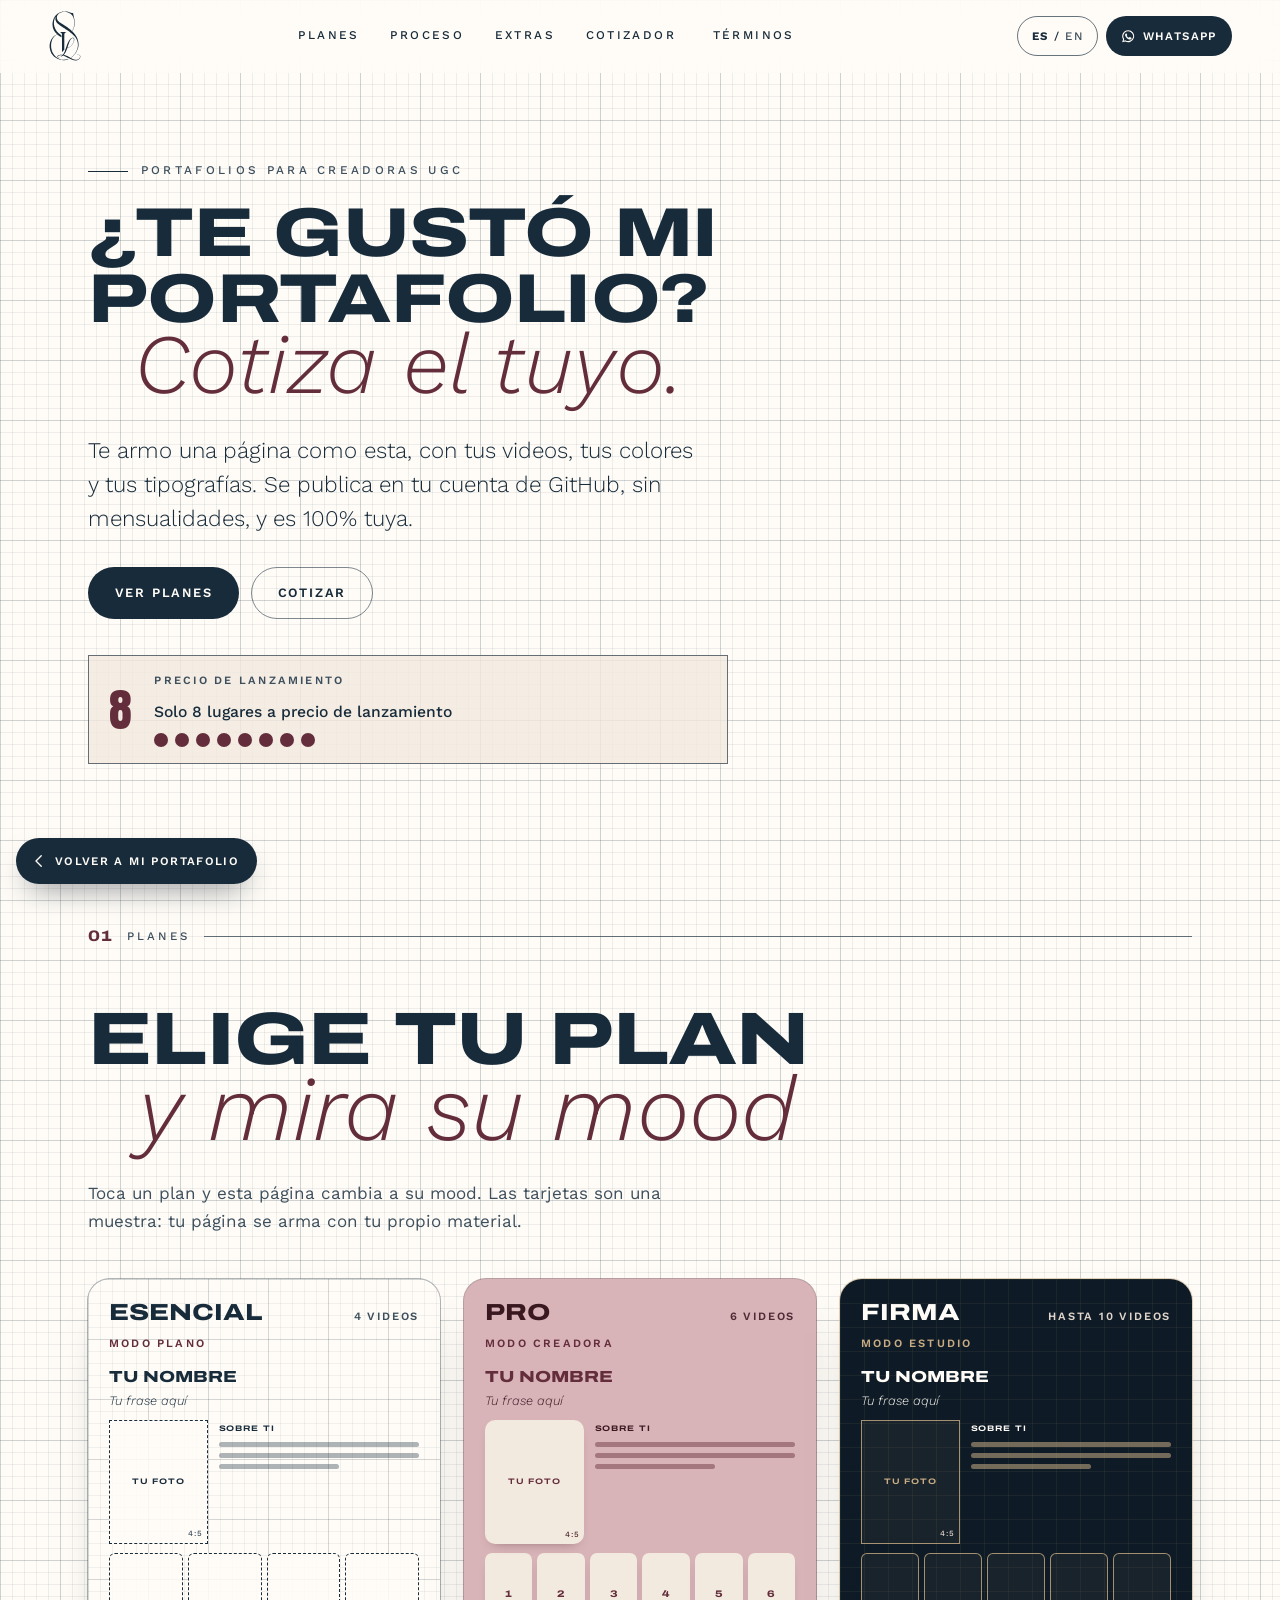
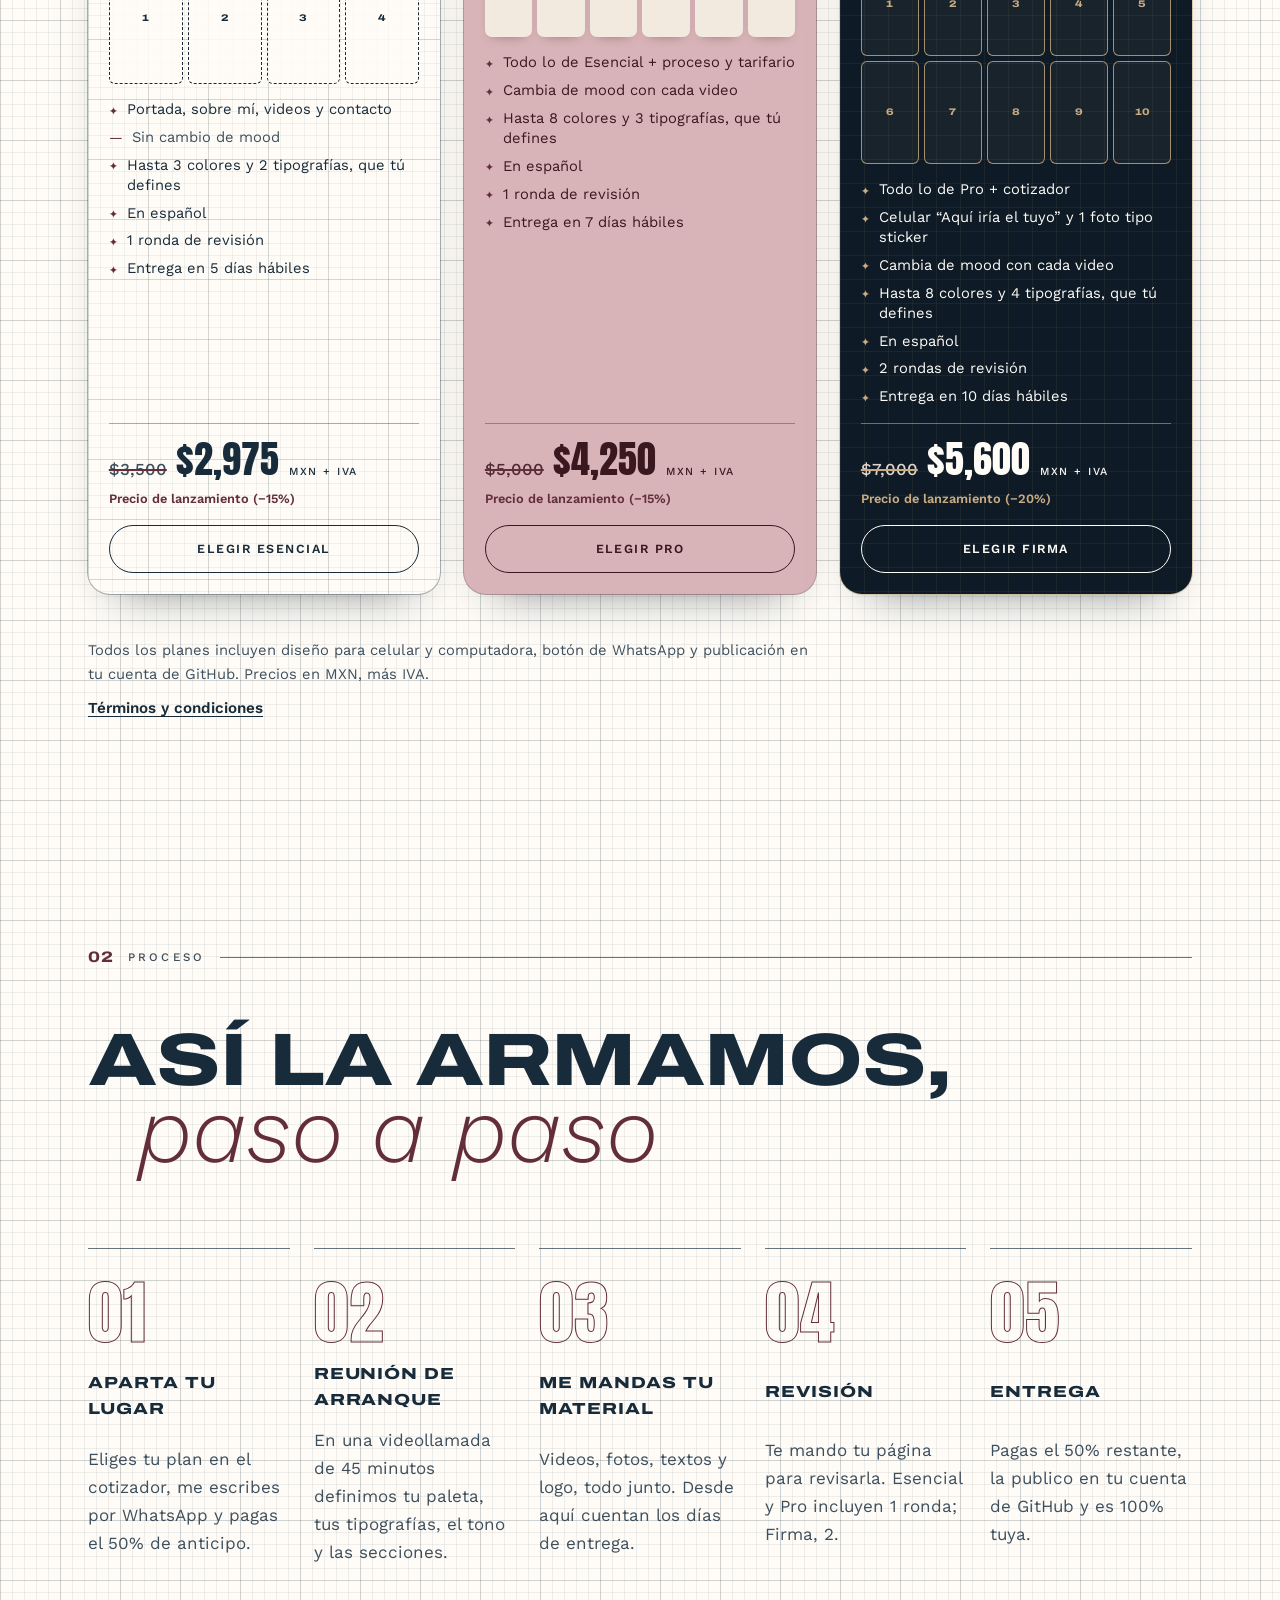
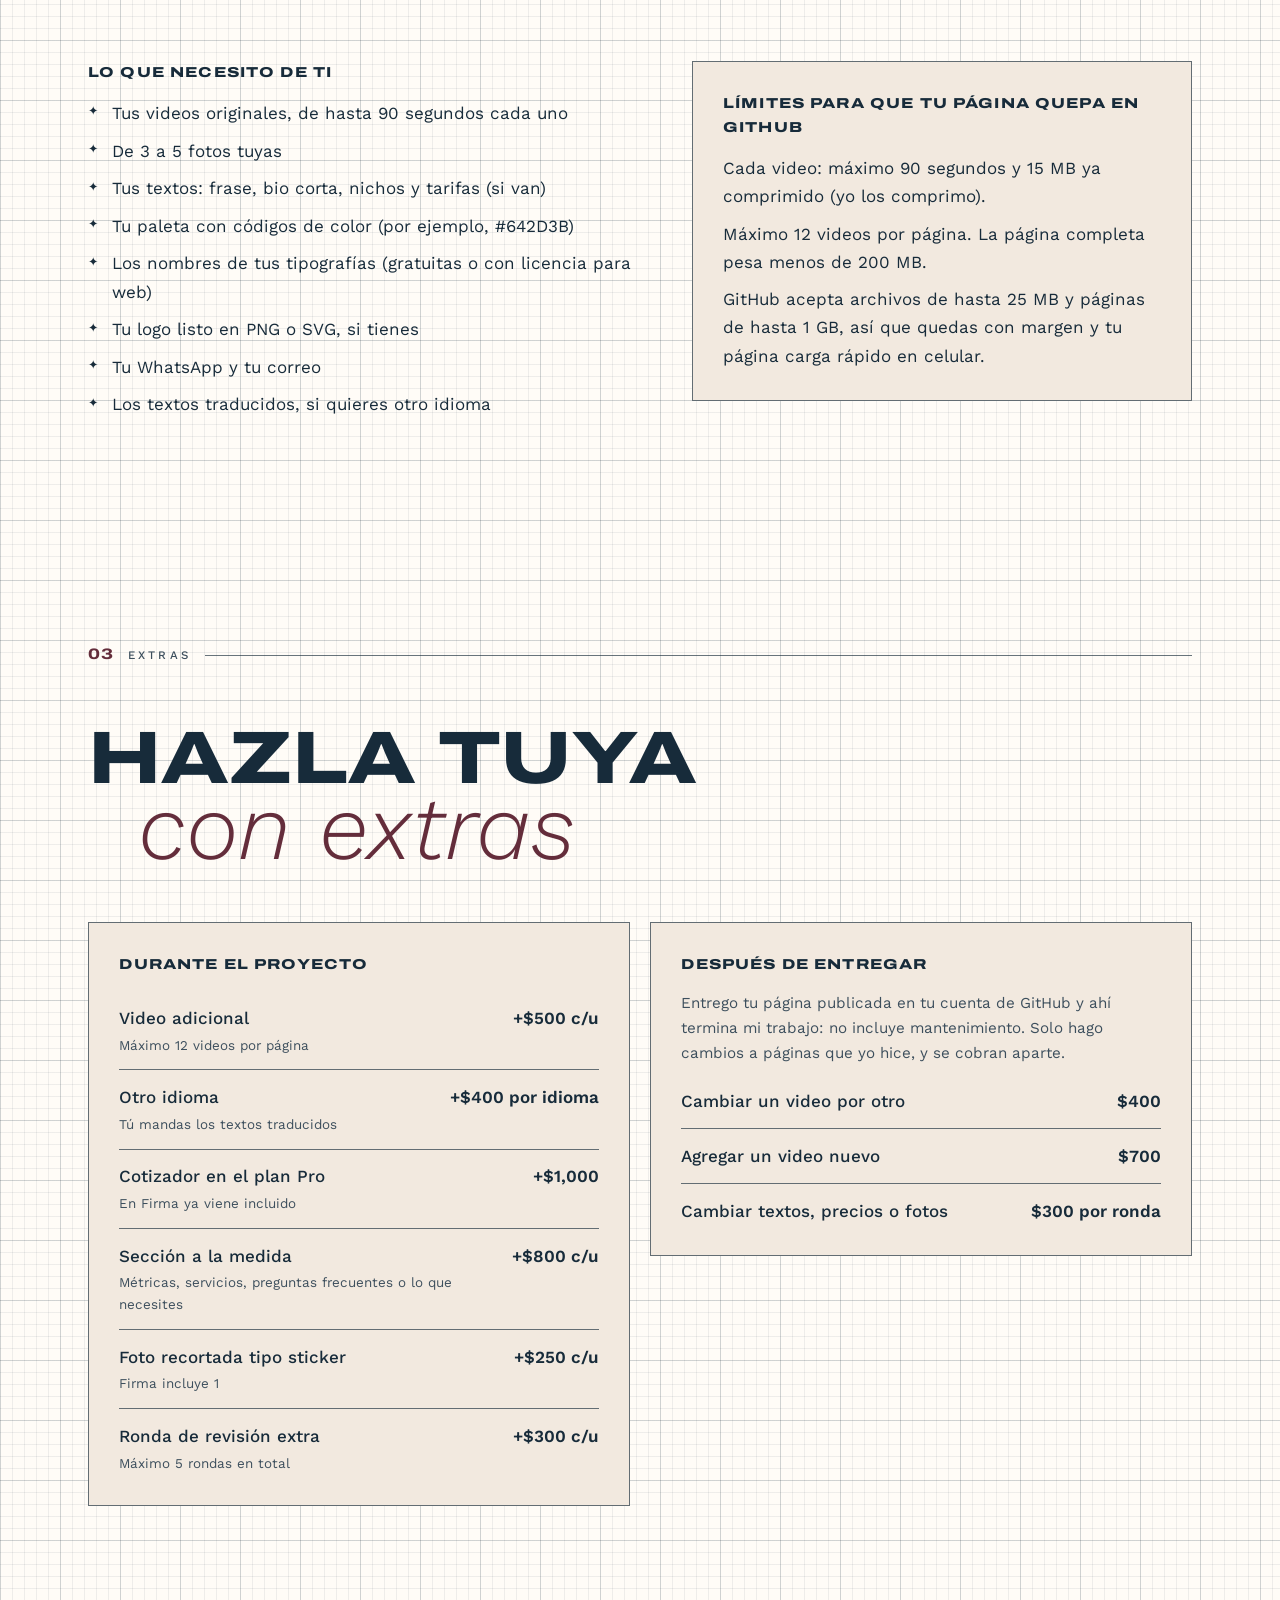
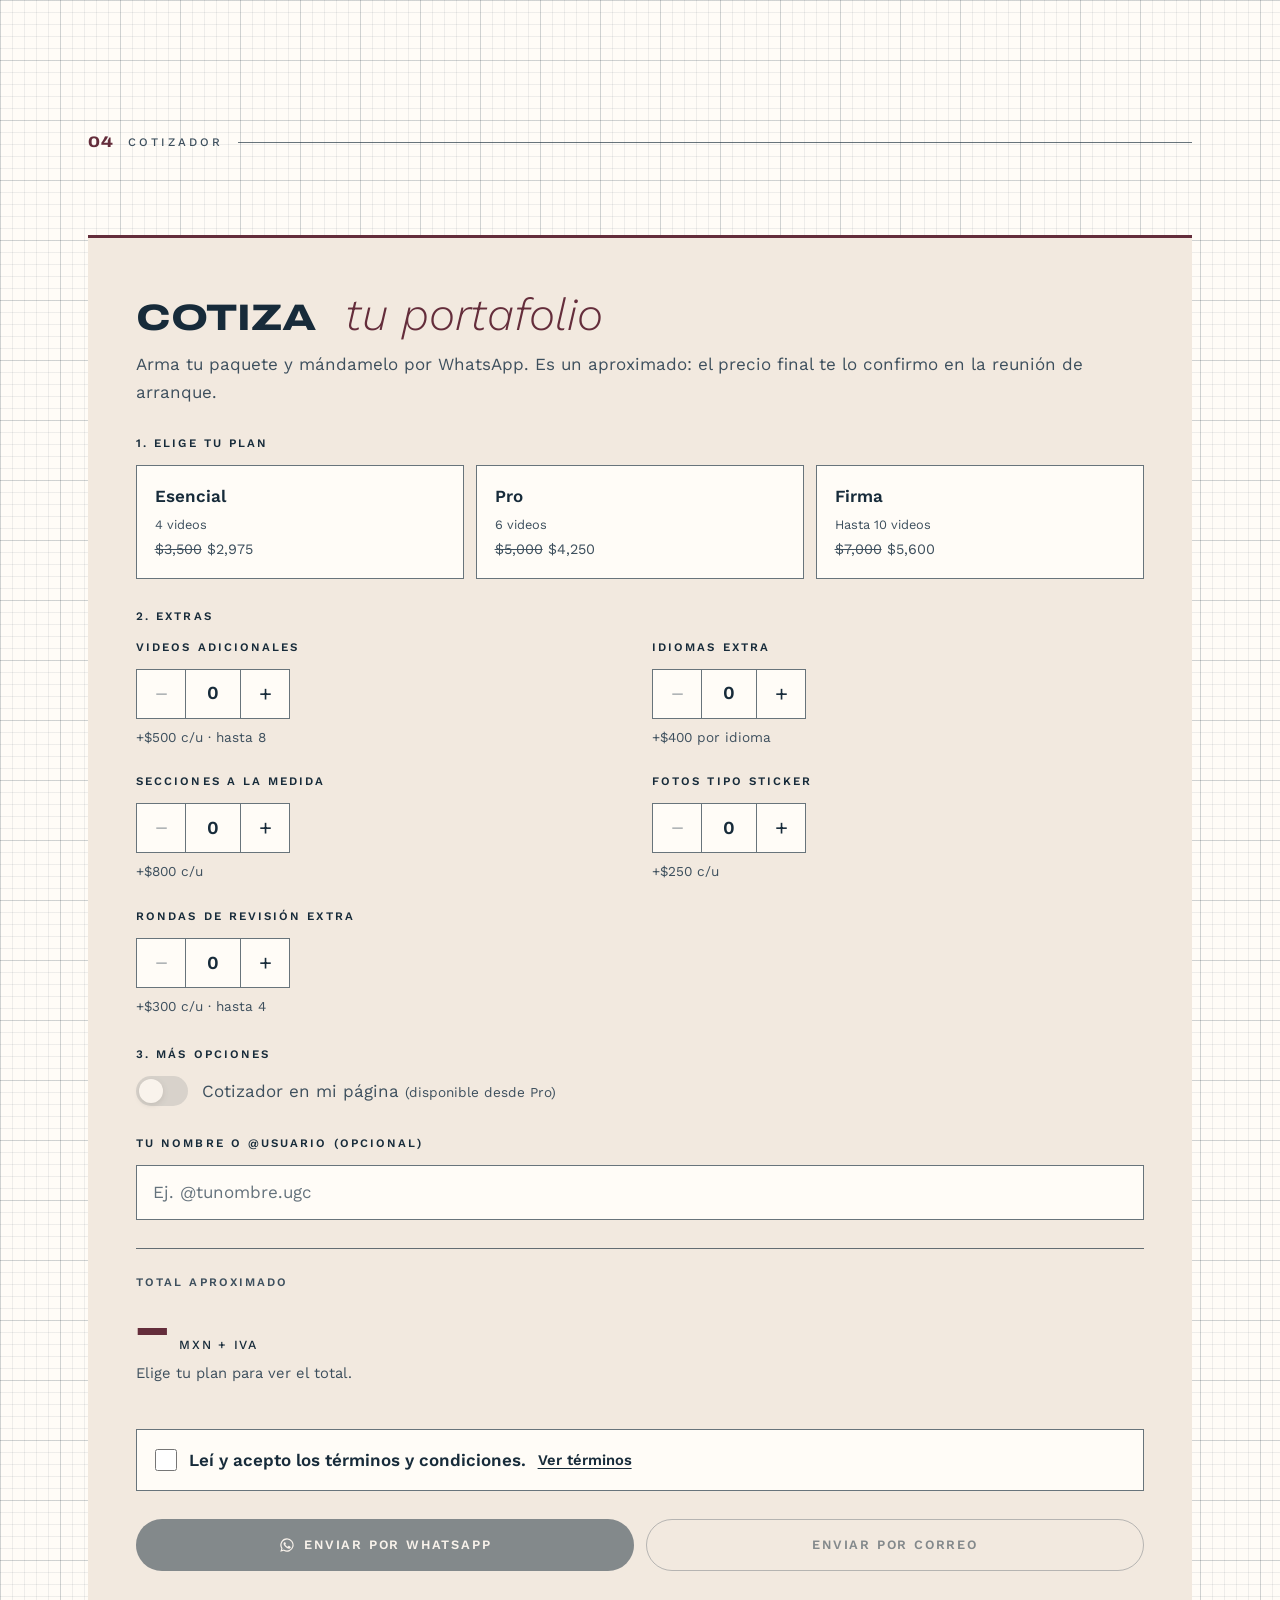
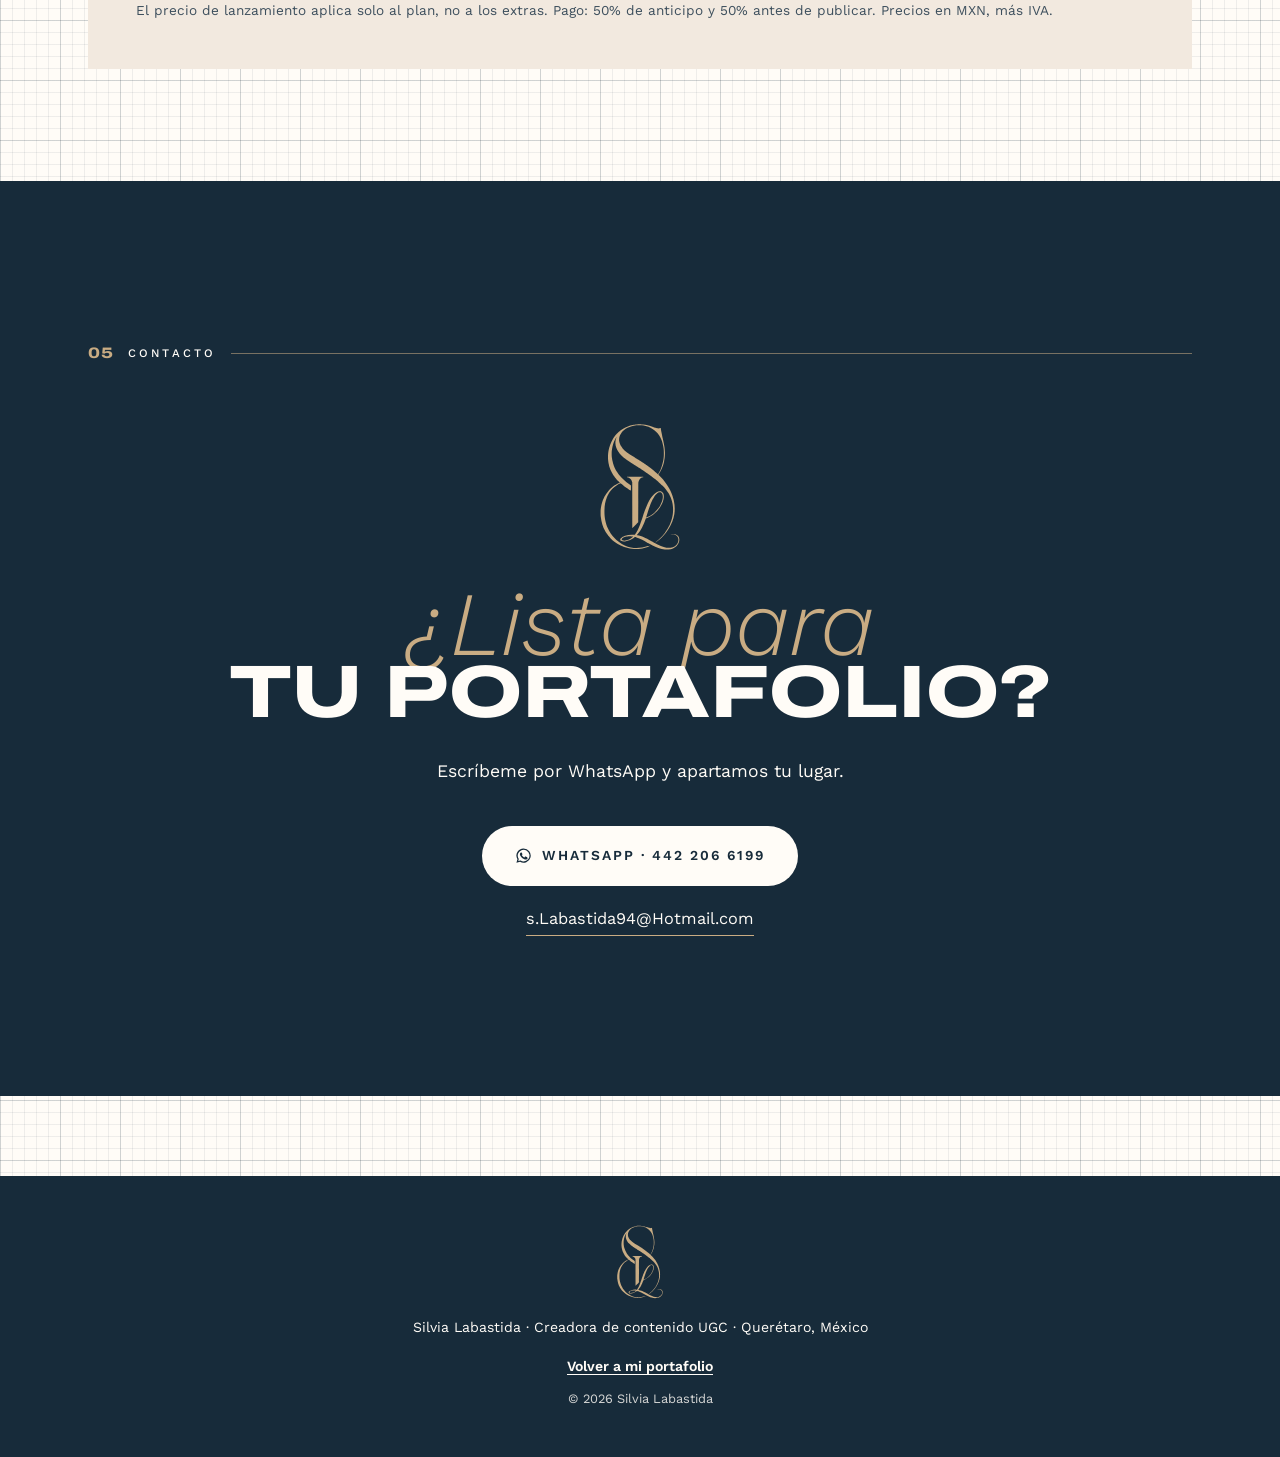
<file: creadoras.html>
<!doctype html>
<html lang="es" data-page="creadoras" data-patron="plano" data-strong="archivo" data-fine="worksans">
<head>
  <meta charset="utf-8">
  <meta name="viewport" content="width=device-width, initial-scale=1, viewport-fit=cover">
  <!-- Si alguien abre la dirección vieja (github.io), lo manda a la nueva en Cloudflare -->
  <script>if (location.hostname.endsWith('github.io')) location.replace('https://silvialabastida.s-labastida94.workers.dev' + location.pathname.replace(/^\/Portafolio-ugc/i, '') + location.search + location.hash);</script>
  <title>Portafolios para creadoras UGC · Silvia Labastida</title>
  <meta name="description" content="Te armo un portafolio web como el mío, con tus videos, tus colores y tus tipografías. Se publica en tu cuenta de GitHub, sin mensualidades.">
  <meta name="theme-color" content="#FFFCF7">

  <!-- Vista previa al compartir el enlace (WhatsApp, redes) -->
  <meta property="og:type" content="website">
  <meta property="og:title" content="Portafolios para creadoras UGC · Silvia Labastida">
  <meta property="og:description" content="¿Te gustó mi portafolio? Cotiza el tuyo, con tus videos, tus colores y tu estilo.">
  <meta property="og:image" content="https://silvialabastida.s-labastida94.workers.dev/og-image.jpg">
  <meta property="og:url" content="https://silvialabastida.s-labastida94.workers.dev/creadoras">
  <meta property="og:locale" content="es_MX">

  <link rel="icon" href="favicon.svg" type="image/svg+xml">
  <link rel="icon" href="favicon-32.png" sizes="32x32" type="image/png">
  <link rel="apple-touch-icon" href="apple-touch-icon.png">

  <link rel="preload" href="archivo-expanded.woff2" as="font" type="font/woff2" crossorigin>
  <link rel="preload" href="work-sans.woff2" as="font" type="font/woff2" crossorigin>
  <link rel="preload" href="work-sans-italic.woff2" as="font" type="font/woff2" crossorigin>
  <link rel="stylesheet" href="styles.css?v=20261021b">
  <script>document.documentElement.classList.add("js")</script>
</head>
<body>
  <a class="skip-link" href="#cr-planes" data-i18n="crSkip">Saltar a los planes</a>

  <!-- Monograma SL (vectorizado del logo original). Para cambiarlo, reemplaza el "d" del path. -->
  <svg width="0" height="0" style="position:absolute" aria-hidden="true" focusable="false">
    <symbol id="sl-mark" viewBox="0 0 615 967">
      <path fill-rule="evenodd" d="M522.7 955.5C546.2 953.3 570 942.8 584.2 928.3C596.3 915.9 602.8 902.5 604.5 886.4C605.4 877.5 603.2 865.9 599.3 859C594.5 850.5 583.7 842.6 573 839.8C562 836.8 548.1 837.3 539.8 840.8C537 841.9 537.9 842.2 542.1 841.4C544.3 841 549.2 840.8 554.5 840.8C562.5 840.8 563.6 840.9 567.6 842.2C585.2 847.5 595.4 859.4 597.5 877.2C598.6 886.1 596.5 898 592.4 906.2C582.7 925.4 563.1 938.7 539 942.6C532.1 943.7 514.7 943.4 506.7 942.1C480.7 937.9 453.2 926.5 411.2 902.7C406.3 899.9 398.8 895.7 394.5 893.2C371.3 880.1 349.6 869 336.5 863.6C320.9 857.2 302.4 851.4 288.8 848.6C286.3 848.1 284.2 847.4 284.2 847.1C284.2 846.9 287 843.4 290.2 839.5C303.1 824.3 312.7 809.6 324.1 787.5C331.7 772.9 341.7 749.2 347.8 731.3C351 721.9 351.2 721.4 352.7 720.8C353.6 720.4 357.1 719.1 360.5 717.7C377.3 711.2 397.7 699.2 413.2 686.8C421.9 679.8 438 664 443.8 656.8C465.1 630.1 478.4 604.5 485 577.2C488.2 564.3 488.3 547.2 485.2 536.9C483.1 529.5 477.5 522.5 471.3 519.5C452.6 510.3 425.9 522.8 401.2 552.3C384.8 571.9 369.9 598.2 354.9 634C353.1 638.3 351 643.3 350.3 645.2C349.5 647.2 348.4 650.2 347.7 652C343.5 662.7 335.5 685.3 330.1 701.8C319.8 733.1 311.8 756.3 307.4 767.8C294.3 801.1 284.6 820.6 272.4 838C267.2 845.5 268.1 845 259.2 844.5C235.8 843 214.4 845.4 195.9 851.5C190.3 853.4 177.4 859.6 172.5 862.7C167.5 866 161 872.5 159.3 876.1C156.5 881.9 158.4 887.1 164.4 890.4C171 894 182 895.6 193.9 894.5C211.7 893 228.1 887.6 246.8 877.1C251.2 874.6 263.1 866.3 266.1 863.6C267.3 862.5 268.6 861.8 269.4 861.8C270.9 861.8 283.7 866 291.8 869C309.4 875.7 336.6 889 359.8 902.2C362.8 904 368.2 907 371.8 908.9C375.3 910.8 380 913.4 382.2 914.6C409.5 929.8 438 942.5 458.3 948.4C482.5 955.5 500.4 957.5 522.7 955.5ZM295.8 951.7C319.7 949.6 333.3 946.9 352 940.6C362.6 937 377.8 930.4 380.4 928.4C381.2 927.7 380.3 926.5 378.9 926.5C378.4 926.5 373.4 928.1 367.8 930C324.5 945.1 278 948.9 238.8 940.6C206.7 933.7 176.9 920 149.2 899.2C135 888.5 128.1 882.3 114.7 868.4C92.6 845.4 75.4 819.6 62.8 790.8C56.4 776 49.4 754.7 46.8 741.8C46.3 739.5 45.4 735.3 44.8 732.2C43.6 726.7 41.5 713.4 40.5 704.5C39.2 692.9 38.6 675.8 39 659C40 619.4 45 593.2 58.1 559.5C65.6 540.2 82.1 514.5 97.1 498.9C109 486.4 118 479.2 138.5 465.9C142.7 463.1 159 455 160.3 455C160.7 455 163.1 456.8 165.6 458.9C171.7 464 184.4 474.2 188.2 476.9C189.9 478.1 194.7 481.6 199 484.7C211.6 493.8 237.7 510.7 238.7 510.3C239.1 510.2 239.2 504.1 239.2 491.3L239.2 472.4L229.5 465.4C195.8 441.2 170.6 418.3 152 395C142.5 383.1 139.8 379.6 135.6 373C121.2 350.5 110.7 327.6 104.4 305.2C99.4 287.4 98.8 284.8 96.5 271C93.9 255.7 93.4 248.2 93.6 230C93.9 212.9 94.5 206.5 97.3 190C100.5 171.1 108.6 145.1 115.5 131.5C118.1 126.2 125.9 112.6 128 109.5C129.8 106.9 131.5 105 131.5 105.7C131.5 105.8 130.4 108.7 129.1 112.1C124.7 123.2 122.9 130.6 121.9 142.8C120.6 158.2 123 173.2 129.2 189.8C132.3 198.1 137.1 206.9 144.2 217.6C150.2 226.7 155.5 232.9 165.4 242.8C180.8 258.1 195.7 270.1 220.3 286.6C235 296.4 253.1 308.4 258 311.4C259.8 312.4 265.1 315.8 269.8 318.7C274.4 321.7 282.5 326.8 287.8 330C298 336.3 310.1 344 314.5 347C316 348 326.2 354.9 337.2 362.2C348.2 369.6 359.3 377 361.8 378.8C388 397.7 407.5 412.4 420.8 423.3C423.5 425.5 428.6 429.7 432.1 432.4C435.5 435.2 439.6 438.6 441.1 439.9C442.5 441.3 445.2 443.5 446.9 444.9C452.3 449.2 469.4 465.5 478.3 474.9C497.6 495 507.8 507.5 521 527.5C528.8 539.3 538.4 558.6 543.8 573.4C553.4 599.7 558.1 629.5 557.3 658.8C556.7 682.8 554.3 700.1 548.7 721C542.4 744.5 534.9 763.8 523.9 784.7C515.4 800.9 503.7 819.2 494.9 830.2C493.6 831.9 490.8 835.3 488.8 837.9C472 858.7 446.2 883.8 428.6 896.2C424.8 898.9 424.1 900.3 426.2 900.8C427.1 901 428 900.7 429.1 900C433.1 897.1 448.6 885.3 451.6 882.6C462.1 873.6 466.1 869.9 473.8 862.2C493.1 842.9 509 822.6 525.1 797C544.8 765.7 560.6 724.5 566.8 688.6C572 658.1 570.6 618.4 563.3 587.8C562.6 585 561.8 581.5 561.5 580C558.3 565.1 547.7 533.8 542.4 523.2C541.7 521.9 539.8 517.7 538.3 514C530.6 495.9 512 465.3 498.7 448.7C496.5 446 492.8 441.2 490.3 438.1C481.9 427 461.6 405.1 450.6 395.1C448.4 393.1 446.5 391.1 446.5 390.7C446.5 390.3 448.4 387.2 450.7 383.6C459.2 370.5 464.5 361.5 468.2 354C476.4 336.9 485 312.2 488.8 294.5C490.6 285.8 493.6 267.1 494.5 259C495.5 249.3 496.1 231.9 495.9 222.5C495.6 212.9 494 193.1 493 186.9C492.8 185.2 492.3 181.9 492 179.8C490 166.2 486.9 149.2 484.5 139.2C483.7 135.9 482.2 129.4 481.2 124.8C480.2 120.1 478.8 113.7 478 110.5C476.7 105.3 474.1 92.6 470.1 72C468.3 62.7 465.8 48.3 465 42.8C464.7 40.6 464.2 38.3 464 37.7C463.5 36.6 463.5 36.6 460.1 38.3C458.3 39.2 455.4 40.3 453.8 40.6C450.6 41.2 442 40.9 436.7 40C430.9 39.1 416.5 34.8 406 31C379.4 21.3 349.1 13.6 330.5 12C305.4 9.7 301.3 9.6 284.5 10.8C268.6 11.8 266.6 12.1 253.1 14.8C226.8 20.1 203.7 29 180 43C168.4 49.8 155.2 59.7 145.8 68.6C143.3 70.9 140.7 73.3 140.1 73.8C139.4 74.3 135.2 78.9 130.6 83.9C118.2 97.6 108.7 110.9 97.9 130C93.1 138.4 85.6 154.8 82.4 164C76.2 181.5 75.5 183.9 72.5 197.2C69.9 209 67.9 220.1 67 228.2C65.6 241.1 65.1 262.8 66 271.9C66.2 274.6 66.7 279.4 67 282.8C67.5 288.7 69.3 300.2 70.8 307.5C71.9 313.1 76.4 330.8 77.6 334.5C79.1 339.2 84.7 354.3 86.1 357.5C93.3 373.6 102.2 389.5 110.6 401.2C113.9 405.7 123.9 418.5 125 419.5C125.1 419.6 127.8 422.6 130.8 426C133.9 429.4 138 433.8 140.1 435.7C151.8 446.7 155 450.2 154.4 450.8C154 451.1 151.8 452.2 149.5 453.2C139.4 457.3 122.4 466.5 112.8 473C102.1 480.2 82.4 497.7 73.1 508.2C59.4 523.7 47.9 540 39.8 555.8C37.6 559.9 35.6 563.6 35.4 564C34.6 565.4 28.9 578.2 27.4 582C22.5 594.1 16.2 617.4 13.5 633C10.4 651.5 9.8 659 9.9 678.5C9.9 692.7 10.1 698.1 10.9 705.8C15.6 747.9 26.2 783.5 43.4 814.7C48.1 823.1 48.4 823.6 54.9 833.5C64.4 847.8 71.7 856.8 84.4 869.8C94.2 879.7 104.8 889.2 114 896.2C142 917.5 178.8 935.1 216.5 944.9C240.5 951.2 271.4 953.9 295.8 951.7ZM181.4 888.5C173.1 887.1 169 883.9 169 879C169 872 180.5 864.1 197.8 859C206.4 856.5 221.4 854.9 231.8 855.3C240.2 855.6 253.5 857.4 254.4 858.2C254.9 858.7 254.5 859.4 252.1 861.7C244.4 869.5 230.7 878.3 219.8 882.7C207.8 887.6 190.9 890.1 181.4 888.5ZM262.3 782C268.9 775.3 278.7 765.2 284 759.6L293.9 749.4L294.2 735.8C294.4 728.4 294.5 662.3 294.5 589C294.5 510.9 294.7 454 295 451.5C295.9 443.4 299 433.9 302.6 428.4C305.3 424.4 311 418.7 314.6 416.3C319.3 413.4 323.3 411.9 331.1 410.3C332.6 410 333.2 408.3 332.2 407.2C331.5 406.6 323.7 406.5 270.8 406.5C237.4 406.5 209.7 406.6 209.3 406.8C208.8 407 208.5 407.7 208.5 408.5C208.5 409.8 208.7 410 210.4 410.2C215.5 411 221.2 412.6 223.6 413.8C235.9 420 242.5 428.4 247.3 443.8L248.8 448.2L249 621.2C249.1 716.4 249.3 794.3 249.4 794.4C249.7 794.8 251.1 793.5 262.3 782ZM354.2 714.4C353.7 713.6 354.4 711 357.7 700.6C359.5 695.2 362.7 684.8 364.9 677.5C370.5 659.3 380.3 630.2 385.2 617.2C386.7 613.3 392.1 600.7 396.6 590.5C399.7 583.3 409.8 564.8 414.1 558.2C421.3 547.1 430.6 536.6 438.2 530.9C442.5 527.7 448.7 524.5 452.6 523.6C458.1 522.2 465.3 523.5 469.1 526.4C477.6 532.9 481.6 548.5 479.3 566.2C477.9 576.8 476.4 583.1 473 593.5C470.7 600.4 464.2 615.1 460.8 621C459.6 623.1 457.8 626.3 456.7 628.2C454.7 632 449.1 640.4 444.3 646.8C435.5 658.5 424.3 670.7 414 679.8C399.1 692.8 377.8 705.9 359.5 712.9C356.6 714.1 354.4 714.7 354.2 714.4ZM440.5 385.4C432 377.5 422.7 369.2 419 366.2C416.6 364.3 412.9 361.2 410.7 359.2C400.9 350.6 380.6 334.9 363.7 322.9C356.9 318.1 328 298.8 316.4 291.4C303.4 283 296.9 278.9 291.8 275.8C281.5 269.4 277.9 267.1 270.6 262.6C266.6 260 260.2 256 256.5 253.8C221.2 232.3 192.5 210.1 176.6 191.8C171.3 185.6 162.3 172.6 159.6 167.1C155.1 158.2 151.4 146.1 150 136.1C149.2 130.4 149.6 117.5 150.7 111.8C153.5 97.5 158.1 87 166.7 74.8C172.5 66.6 174.1 64.7 180.9 58.4C186.9 52.7 192.5 48.4 199.5 44C217.6 32.7 239.6 24.1 261 20.1C276.1 17.2 288.7 16.2 306.5 16.7C329.1 17.2 344.1 19.8 364.2 26.6C375.2 30.2 378.2 31.6 387.2 36.4C398.4 42.3 406.1 47.4 415.8 55.2C434.1 69.9 448.9 86.5 458.4 103C470.7 124.6 478.5 148.3 483.7 180C487.1 200.7 487.7 208.4 487.7 230.5C487.6 251.3 487.4 254.9 484.7 274C481.8 294.6 473.2 326.9 465.4 346C464.6 348 463.7 350 463.5 350.5C463.2 350.9 460.5 356.3 457.5 362.5C451.8 374.1 444.1 387.5 443.2 387.5C443 387.5 441.7 386.5 440.5 385.4Z"/>
    </symbol>
  </svg>

  <!-- ===================== BARRA SUPERIOR ===================== -->
  <header class="topbar" id="topbar">
    <a class="topbar__logo" href="index.html" aria-label="Inicio" data-i18n-aria="navHome">
      <svg class="mark" aria-hidden="true"><use href="#sl-mark"></use></svg>
    </a>
    <nav class="topbar__nav" aria-label="Portafolios para creadoras" data-i18n-aria="crNavLabel">
      <a href="#cr-planes" data-i18n="crPlansLabel">Planes</a>
      <a href="#cr-proceso" data-i18n="crPrLabel">Proceso</a>
      <a href="#cr-extras" data-i18n="crExLabel">Extras</a>
      <a href="#cr-cotizador" data-i18n="crqLabel">Cotizador</a>
      <button type="button" class="js-tyc" data-i18n="crNavTyc">Términos</button>
    </nav>
    <div class="topbar__actions">
      <button class="lang" type="button" id="lang-toggle" aria-label="Cambiar idioma a inglés">
        <span class="lang__opt" data-lang="es">ES</span><span class="lang__sep" aria-hidden="true">/</span><span class="lang__opt" data-lang="en">EN</span>
      </button>
      <a class="pill pill--wa js-wa" href="https://wa.me/524422066199" target="_blank" rel="noopener">
        <svg class="icon" aria-hidden="true" viewBox="0 0 24 24"><path d="M12 2a10 10 0 0 0-8.6 15.1L2 22l5-1.3A10 10 0 1 0 12 2Zm0 18.2a8.2 8.2 0 0 1-4.2-1.2l-.3-.2-3 .8.8-2.9-.2-.3A8.2 8.2 0 1 1 12 20.2Zm4.5-6.1c-.2-.1-1.5-.7-1.7-.8s-.4-.1-.6.1-.7.8-.8 1-.3.2-.5.1a6.7 6.7 0 0 1-3.3-2.9c-.3-.4.2-.4.7-1.3a.4.4 0 0 0 0-.4l-.8-1.8c-.2-.5-.4-.4-.6-.4h-.5a1 1 0 0 0-.7.3 3 3 0 0 0-.9 2.2 5.2 5.2 0 0 0 1.1 2.7 11.8 11.8 0 0 0 4.5 4c1.7.7 2.3.8 3.2.6a2.7 2.7 0 0 0 1.8-1.2 2.2 2.2 0 0 0 .1-1.3c0-.1-.2-.2-.5-.3Z"/></svg>
        <span>WhatsApp</span>
      </a>
    </div>
  </header>

  <!-- =====================================================================
       PORTAFOLIOS PARA CREADORAS · "¿Te gustó mi portafolio? Cotiza el tuyo"
       Planes, precios, extras y lugares de lanzamiento: script.js → PORTAFOLIOS.
       Link para compartir: https://silvialabastida.s-labastida94.workers.dev/creadoras
       ===================================================================== -->
  <main id="creadoras" class="cr">
    <!-- Portada -->
    <section class="cr-hero" id="crea-el-tuyo" aria-labelledby="cr-title">
      <div class="wrap">
        <p class="kicker" data-i18n="crKicker">Portafolios para creadoras UGC</p>
        <h1 class="display cr-hero__title" id="cr-title" tabindex="-1">
          <span class="t-strong" data-i18n="crT1">¿Te gustó mi portafolio?</span>
          <span class="t-script" data-i18n="crT2">Cotiza el tuyo.</span>
        </h1>
        <p class="cr-hero__lead" data-i18n="crLead">Te armo una página como esta, con tus videos, tus colores y tus tipografías. Se publica en tu cuenta de GitHub, sin mensualidades, y es 100% tuya.</p>
        <div class="cr-hero__ctas">
          <a class="btn btn--primary" href="#cr-planes" data-i18n="crCta1">Ver planes</a>
          <a class="btn btn--ghost" href="#cr-cotizador" data-i18n="crCta2">Cotizar</a>
        </div>
        <!-- Contador de lugares de lanzamiento (se arma desde PORTAFOLIOS.lanzamiento) -->
        <div class="lz" id="cr-lz"></div>
      </div>
    </section>

    <!-- 01 · Planes -->
    <section class="section cr-sec" id="cr-planes" aria-labelledby="cr-plans-title">
      <div class="wrap">
        <p class="section-head"><span class="section-head__num">01</span><span data-i18n="crPlansLabel">Planes</span></p>
        <h2 class="display" id="cr-plans-title">
          <span class="t-strong" data-i18n="crPlansT1">Elige tu plan</span>
          <span class="t-script" data-i18n="crPlansT2">y mira su mood</span>
        </h2>
        <p class="cr-intro" data-i18n="crPlansIntro">Toca un plan y esta página cambia a su mood. Las tarjetas son una muestra: tu página se arma con tu propio material.</p>
        <!-- Las tarjetas de planes se crean desde PORTAFOLIOS.planes en script.js -->
        <div class="plans" id="cr-plans"></div>
        <p class="cr-note" data-i18n="crPlansAll">Todos los planes incluyen diseño para celular y computadora, botón de WhatsApp y publicación en tu cuenta de GitHub. Precios en MXN, más IVA.</p>
        <p class="cr-tyc-link"><button type="button" class="link-btn js-tyc" data-i18n="crTycLink">Términos y condiciones</button></p>
      </div>
    </section>

    <!-- 02 · Proceso -->
    <section class="section cr-sec" id="cr-proceso" aria-labelledby="cr-process-title">
      <div class="wrap">
        <p class="section-head"><span class="section-head__num">02</span><span data-i18n="crPrLabel">Proceso</span></p>
        <h2 class="display" id="cr-process-title">
          <span class="t-strong" data-i18n="crPrT1">Así la armamos,</span>
          <span class="t-script" data-i18n="crPrT2">paso a paso</span>
        </h2>
        <ol class="steps steps--5">
          <li class="step">
            <span class="step__num" aria-hidden="true">01</span>
            <h3 class="step__title" data-i18n="crSt1t">Aparta tu lugar</h3>
            <p data-i18n="crSt1p">Eliges tu plan en el cotizador, me escribes por WhatsApp y pagas el 50% de anticipo.</p>
          </li>
          <li class="step">
            <span class="step__num" aria-hidden="true">02</span>
            <h3 class="step__title" data-i18n="crSt2t">Reunión de arranque</h3>
            <p data-i18n="crSt2p">En una videollamada de 45 minutos definimos tu paleta, tus tipografías, el tono y las secciones.</p>
          </li>
          <li class="step">
            <span class="step__num" aria-hidden="true">03</span>
            <h3 class="step__title" data-i18n="crSt3t">Me mandas tu material</h3>
            <p data-i18n="crSt3p">Videos, fotos, textos y logo, todo junto. Desde aquí cuentan los días de entrega.</p>
          </li>
          <li class="step">
            <span class="step__num" aria-hidden="true">04</span>
            <h3 class="step__title" data-i18n="crSt4t">Revisión</h3>
            <p data-i18n="crSt4p">Te mando tu página para revisarla. Esencial y Pro incluyen 1 ronda; Firma, 2.</p>
          </li>
          <li class="step">
            <span class="step__num" aria-hidden="true">05</span>
            <h3 class="step__title" data-i18n="crSt5t">Entrega</h3>
            <p data-i18n="crSt5p">Pagas el 50% restante, la publico en tu cuenta de GitHub y es 100% tuya.</p>
          </li>
        </ol>

        <div class="cr-need">
          <div>
            <h3 class="cr-sub" data-i18n="crNeedT">Lo que necesito de ti</h3>
            <ul class="cr-list">
              <li data-i18n="crNeed1">Tus videos originales, de hasta 90 segundos cada uno</li>
              <li data-i18n="crNeed2">De 3 a 5 fotos tuyas</li>
              <li data-i18n="crNeed3">Tus textos: frase, bio corta, nichos y tarifas (si van)</li>
              <li data-i18n="crNeed4">Tu paleta con códigos de color (por ejemplo, #642D3B)</li>
              <li data-i18n="crNeed5">Los nombres de tus tipografías (gratuitas o con licencia para web)</li>
              <li data-i18n="crNeed6">Tu logo listo en PNG o SVG, si tienes</li>
              <li data-i18n="crNeed7">Tu WhatsApp y tu correo</li>
              <li data-i18n="crNeed8">Los textos traducidos, si quieres otro idioma</li>
            </ul>
          </div>
          <div class="cr-box">
            <h3 class="cr-sub" data-i18n="crLimT">Límites para que tu página quepa en GitHub</h3>
            <p data-i18n="crLimP1">Cada video: máximo 90 segundos y 15 MB ya comprimido (yo los comprimo).</p>
            <p data-i18n="crLimP2">Máximo 12 videos por página. La página completa pesa menos de 200 MB.</p>
            <p data-i18n="crLimP3">GitHub acepta archivos de hasta 25 MB y páginas de hasta 1 GB, así que quedas con margen y tu página carga rápido en celular.</p>
          </div>
        </div>
      </div>
    </section>

    <!-- 03 · Extras -->
    <section class="section cr-sec" id="cr-extras" aria-labelledby="cr-extras-title">
      <div class="wrap">
        <p class="section-head"><span class="section-head__num">03</span><span data-i18n="crExLabel">Extras</span></p>
        <h2 class="display" id="cr-extras-title">
          <span class="t-strong" data-i18n="crExT1">Hazla tuya</span>
          <span class="t-script" data-i18n="crExT2">con extras</span>
        </h2>
        <div class="cr-extras">
          <div class="cr-box">
            <h3 class="cr-sub" data-i18n="crExDuring">Durante el proyecto</h3>
            <dl class="xl" id="cr-x-durante"></dl>
          </div>
          <div class="cr-box">
            <h3 class="cr-sub" data-i18n="crExAfter">Después de entregar</h3>
            <p class="cr-box__lead" data-i18n="crExAfterP">Entrego tu página publicada en tu cuenta de GitHub y ahí termina mi trabajo: no incluye mantenimiento. Solo hago cambios a páginas que yo hice, y se cobran aparte.</p>
            <dl class="xl" id="cr-x-despues"></dl>
          </div>
        </div>
      </div>
    </section>

    <!-- 04 · Cotizador de portafolios -->
    <section class="section cr-sec" id="cr-cotizador" aria-labelledby="cr-quote-title">
      <div class="wrap">
        <p class="section-head"><span class="section-head__num">04</span><span data-i18n="crqLabel">Cotizador</span></p>
        <form class="quote cr-quote" id="crq" novalidate aria-labelledby="cr-quote-title">
          <div class="quote__head">
            <h2 class="quote__title" id="cr-quote-title">
              <span class="t-strong" data-i18n="crqT1">Cotiza</span>
              <span class="t-script" data-i18n="crqT2">tu portafolio</span>
            </h2>
            <p data-i18n="crqIntro">Arma tu paquete y mándamelo por WhatsApp. Es un aproximado: el precio final te lo confirmo en la reunión de arranque.</p>
          </div>

          <fieldset class="quote__field">
            <legend data-i18n="crqL1">1. Elige tu plan</legend>
            <div class="choice-grid choice-grid--3" id="crq-planes"></div>
          </fieldset>

          <fieldset class="quote__field quote__field--split">
            <legend data-i18n="crqL2">2. Extras</legend>
            <div class="stepper">
              <label for="crq-videos" class="stepper__label" data-i18n="crqVideos">Videos adicionales</label>
              <div class="stepper__ctrl">
                <button type="button" class="stepper__btn" data-step="-1" data-target="crq-videos" aria-label="Quitar un video" data-i18n-aria="crqVideosMinus">−</button>
                <input type="number" id="crq-videos" min="0" max="8" value="0" inputmode="numeric">
                <button type="button" class="stepper__btn" data-step="1" data-target="crq-videos" aria-label="Agregar un video" data-i18n-aria="crqVideosPlus">+</button>
              </div>
              <small class="stepper__hint" id="crq-videos-hint"></small>
            </div>
            <div class="stepper">
              <label for="crq-idiomas" class="stepper__label" data-i18n="crqIdiomas">Idiomas extra</label>
              <div class="stepper__ctrl">
                <button type="button" class="stepper__btn" data-step="-1" data-target="crq-idiomas" aria-label="Quitar un idioma" data-i18n-aria="crqIdiomasMinus">−</button>
                <input type="number" id="crq-idiomas" min="0" max="2" value="0" inputmode="numeric">
                <button type="button" class="stepper__btn" data-step="1" data-target="crq-idiomas" aria-label="Agregar un idioma" data-i18n-aria="crqIdiomasPlus">+</button>
              </div>
              <small class="stepper__hint" id="crq-idiomas-hint"></small>
            </div>
            <div class="stepper">
              <label for="crq-secciones" class="stepper__label" data-i18n="crqSecciones">Secciones a la medida</label>
              <div class="stepper__ctrl">
                <button type="button" class="stepper__btn" data-step="-1" data-target="crq-secciones" aria-label="Quitar una sección" data-i18n-aria="crqSeccionesMinus">−</button>
                <input type="number" id="crq-secciones" min="0" max="4" value="0" inputmode="numeric">
                <button type="button" class="stepper__btn" data-step="1" data-target="crq-secciones" aria-label="Agregar una sección" data-i18n-aria="crqSeccionesPlus">+</button>
              </div>
              <small class="stepper__hint" id="crq-secciones-hint"></small>
            </div>
            <div class="stepper">
              <label for="crq-stickers" class="stepper__label" data-i18n="crqStickers">Fotos tipo sticker</label>
              <div class="stepper__ctrl">
                <button type="button" class="stepper__btn" data-step="-1" data-target="crq-stickers" aria-label="Quitar una foto tipo sticker" data-i18n-aria="crqStickersMinus">−</button>
                <input type="number" id="crq-stickers" min="0" max="4" value="0" inputmode="numeric">
                <button type="button" class="stepper__btn" data-step="1" data-target="crq-stickers" aria-label="Agregar una foto tipo sticker" data-i18n-aria="crqStickersPlus">+</button>
              </div>
              <small class="stepper__hint" id="crq-stickers-hint"></small>
            </div>
            <div class="stepper">
              <label for="crq-rondas" class="stepper__label" data-i18n="crqRondas">Rondas de revisión extra</label>
              <div class="stepper__ctrl">
                <button type="button" class="stepper__btn" data-step="-1" data-target="crq-rondas" aria-label="Quitar una ronda" data-i18n-aria="crqRondasMinus">−</button>
                <input type="number" id="crq-rondas" min="0" max="4" value="0" inputmode="numeric">
                <button type="button" class="stepper__btn" data-step="1" data-target="crq-rondas" aria-label="Agregar una ronda" data-i18n-aria="crqRondasPlus">+</button>
              </div>
              <small class="stepper__hint" id="crq-rondas-hint"></small>
            </div>
          </fieldset>

          <fieldset class="quote__field">
            <legend data-i18n="crqL3">3. Más opciones</legend>
            <div class="cr-switches">
              <label class="switch">
                <input type="checkbox" id="crq-cotizador">
                <span class="switch__track" aria-hidden="true"><span class="switch__thumb"></span></span>
                <span class="switch__label"><span data-i18n="crqCot">Cotizador en mi página</span> <small id="crq-cot-hint"></small></span>
              </label>
            </div>
          </fieldset>

          <div class="quote__field">
            <label for="crq-nombre" class="stepper__label" data-i18n="crqName">Tu nombre o @usuario (opcional)</label>
            <input type="text" id="crq-nombre" class="text-input" autocomplete="name" placeholder="Ej. @tunombre.ugc" data-i18n-placeholder="crqNamePh">
          </div>

          <div class="quote__total" aria-live="polite">
            <p class="quote__total-label" data-i18n="qTotal">Total aproximado</p>
            <p class="quote__total-amount"><output id="crq-total">—</output> <span data-i18n="mxnTax">MXN + IVA</span></p>
            <p class="quote__total-iva" id="crq-iva"></p>
            <ul class="quote__breakdown" id="crq-breakdown"></ul>
          </div>

          <div class="accept">
            <input type="checkbox" id="crq-acepto">
            <label for="crq-acepto" data-i18n="crqAccept">Leí y acepto los términos y condiciones.</label>
            <button type="button" class="link-btn js-tyc" data-i18n="crqSeeTyc">Ver términos</button>
          </div>
          <p class="accept__err" id="crq-err" role="alert" hidden></p>

          <div class="quote__actions">
            <a class="btn btn--primary btn--wa" id="crq-wa" href="https://wa.me/524422066199" target="_blank" rel="noopener" aria-disabled="true">
              <svg class="icon" aria-hidden="true" viewBox="0 0 24 24"><use href="#wa-icon"></use></svg>
              <span data-i18n="qSendWa">Enviar por WhatsApp</span>
            </a>
            <a class="btn btn--ghost" id="crq-mail" href="mailto:s.Labastida94@Hotmail.com" aria-disabled="true" data-i18n="qSendMail">Enviar por correo</a>
          </div>
          <p class="quote__fine" data-i18n="crqFine">El precio de lanzamiento aplica solo al plan, no a los extras. Pago: 50% de anticipo y 50% antes de publicar. Precios en MXN, más IVA.</p>
        </form>
      </div>
    </section>

    <!-- 05 · Contacto -->
    <section class="contact cr-contact" aria-labelledby="cr-contact-title">
      <div class="wrap contact__inner">
        <p class="section-head section-head--light"><span class="section-head__num">05</span><span data-i18n="ctLabel">Contacto</span></p>
        <svg class="contact__mark mark" aria-hidden="true"><use href="#sl-mark"></use></svg>
        <h2 class="display display--center" id="cr-contact-title">
          <span class="t-script" data-i18n="crCtT1">¿Lista para</span>
          <span class="t-strong" data-i18n="crCtT2">tu portafolio?</span>
        </h2>
        <p class="contact__text" data-i18n="crCtText">Escríbeme por WhatsApp y apartamos tu lugar.</p>
        <div class="contact__actions">
          <a class="btn btn--light btn--lg js-wa" href="https://wa.me/524422066199" target="_blank" rel="noopener">
            <svg class="icon" aria-hidden="true" viewBox="0 0 24 24"><use href="#wa-icon"></use></svg>
            <span><span data-i18n="ctWa">WhatsApp</span> · <span data-config="whatsappVisible">442 206 6199</span></span>
          </a>
          <a class="contact__mail js-mail" href="mailto:s.Labastida94@Hotmail.com" data-config="correo">s.Labastida94@Hotmail.com</a>
        </div>
      </div>
    </section>

    <!-- Botón fijo para volver al portafolio -->
    <a class="back-pill" href="index.html" id="back-pill">
      <svg viewBox="0 0 24 24" aria-hidden="true"><path d="M15 5l-7 7 7 7"/></svg>
      <span data-i18n="crBack">Volver a mi portafolio</span>
    </a>
  </main>

  <!-- Términos y condiciones de los portafolios (se abre con los links "Términos") -->
  <dialog class="tyc" id="terminos" aria-labelledby="tyc-title">
    <div class="tyc__inner">
      <button type="button" class="tyc__close" aria-label="Cerrar" data-i18n-aria="tycClose">
        <svg viewBox="0 0 24 24" aria-hidden="true"><path d="M6 6l12 12M18 6L6 18"/></svg>
      </button>
      <p class="kicker" data-i18n="crKicker">Portafolios para creadoras UGC</p>
      <h2 class="tyc__title" id="tyc-title" data-i18n="tycTitle">Términos y condiciones</h2>
      <p class="tyc__date" data-i18n="tycDate">Última actualización: octubre de 2026</p>

      <h3 data-i18n="tycH1">1. Qué incluye</h3>
      <p data-i18n="tycP1">Hago tu página desde cero, con la estructura de mi portafolio, y la personalizo con tu material, tus colores y tus tipografías. Incluye solo lo de tu plan y los extras que pagues; cualquier otra cosa la cotizo antes de hacerla.</p>
      <h3 data-i18n="tycH2">2. Tu material</h3>
      <p data-i18n="tycP2">Tú me entregas todo: videos, fotos, textos, logo (listo en PNG o SVG), tu paleta con códigos de color y los nombres de tus tipografías. Yo no grabo, no escribo ni traduzco tus textos y no diseño logos. Esencial: hasta 3 colores y 2 tipografías. Pro: hasta 8 colores y 3 tipografías. Firma: hasta 8 colores y 4 tipografías. Las tipografías deben ser gratuitas (por ejemplo, de Google Fonts) o tener una licencia para web a tu nombre; si no, uso una parecida.</p>
      <h3 data-i18n="tycH3">3. Derechos y permisos</h3>
      <p data-i18n="tycP3">Garantizas que tienes permiso para usar todo lo que me mandas, incluidos videos hechos para marcas, música, fotos y tipografías. Si alguien reclama por ese material, la responsabilidad es tuya. Puedo rechazar contenido ilegal u ofensivo.</p>
      <h3 data-i18n="tycH4">4. Pagos</h3>
      <p data-i18n="tycP4">Apartas tu lugar con el 50% de anticipo, que no se devuelve después de la reunión de arranque. El 50% restante se paga antes de publicar: la página se publica y se entrega solo cuando está liquidada. Precios en pesos mexicanos, más IVA. Las cotizaciones valen 15 días. El precio de lanzamiento aplica solo al plan, no a los extras, y solo mientras haya lugares.</p>
      <h3 data-i18n="tycH5">5. Tiempos</h3>
      <p data-i18n="tycP5">Los días de entrega (5, 7 o 10 días hábiles, según tu plan) cuentan desde que tengo todo tu material, con tu paleta y tus tipografías definidas. Si en 30 días no recibo tu material, el proyecto se pausa y se reagenda según mi disponibilidad. Si pasan 60 días sin respuesta, el proyecto se da por terminado.</p>
      <h3 data-i18n="tycH6">6. Revisiones</h3>
      <p data-i18n="tycP6">Una ronda es una sola lista de cambios que me mandas junta. Esencial y Pro incluyen 1 ronda; Firma, 2. Cada ronda extra cuesta <span data-pf="extras.ronda">$300</span>, con un máximo de 5 rondas en total. Si no respondes a una revisión en 10 días hábiles, esa versión se da por aprobada. Cambiar la paleta o las tipografías después de aprobarlas se cobra como rediseño.</p>
      <h3 data-i18n="tycH7">7. Límites técnicos</h3>
      <p data-i18n="tycP7">Cada video dura máximo 90 segundos y pesa máximo 15 MB ya comprimido (yo los comprimo). Máximo 12 videos por página, y la página completa pesa menos de 200 MB. Así cumple los límites de GitHub (archivos de hasta 25 MB y páginas de hasta 1 GB) y carga rápido en celular.</p>
      <h3 data-i18n="tycH8">8. Tu cuenta de GitHub</h3>
      <p data-i18n="tycP8">Abres tu cuenta de GitHub con tu correo y tu celular, y me agregas como colaboradora durante el proyecto; al entregar, me salgo. Tú cuidas tu contraseña y tu verificación en dos pasos. Tu página se publica gratis en GitHub Pages: no hay mensualidades, pero tampoco puede usarse para cobrar pagos en línea.</p>
      <h3 data-i18n="tycH9">9. Entrega y cambios después</h3>
      <p data-i18n="tycP9">Entrego tu página publicada en tu cuenta de GitHub y ahí termina mi trabajo: no incluye mantenimiento. Durante 15 días después de la entrega corrijo sin costo los errores de funcionamiento que sean míos; los cambios de contenido no entran. Después, cada cambio se cobra: cambiar un video, <span data-pf="despues.cambiarVideo">$400</span>; agregar un video, <span data-pf="despues.agregarVideo">$700</span>; cambiar textos, precios o fotos, <span data-pf="despues.textos">$300</span> por ronda.</p>
      <h3 data-i18n="tycH10">10. Solo trabajo lo mío</h3>
      <p data-i18n="tycP10">No modifico ni arreglo páginas hechas por otra persona: solo hago cambios a páginas que yo hice. Si tú u otra persona modifican el código de tu página y algo deja de funcionar, puedo cotizar el arreglo aparte o no hacerlo.</p>
      <h3 data-i18n="tycH11">11. Propiedad y crédito</h3>
      <p data-i18n="tycP11">Al liquidar, tu página y tu contenido son tuyos. La estructura base y el código son míos, y puedo reutilizarlos con otras creadoras. Puedo mostrar tu página en mi portafolio y poner «Página hecha por <span data-config="nombreCompleto">Silvia Labastida</span>» en el pie; con precio de lanzamiento, esto es condición.</p>
      <h3 data-i18n="tycH12">12. Responsabilidad</h3>
      <p data-i18n="tycP12">GitHub es un servicio externo y gratuito: no respondo por sus caídas, cambios en sus reglas ni límites de tráfico. No garantizo resultados como marcas, ventas, seguidores o posición en Google. Mi responsabilidad máxima es el monto que me pagaste.</p>
      <h3 data-i18n="tycH13">13. Aceptación</h3>
      <p data-i18n="tycP13">Al marcar «Leí y acepto» en el cotizador y al pagar el anticipo, aceptas estos términos. Si hay diferencias entre el español y otro idioma, vale la versión en español.</p>
      <p class="tyc__note" data-i18n="tycNote">¿Dudas? Escríbeme antes de apartar tu lugar.</p>
    </div>
  </dialog>

  <!-- Avisos para lectores de pantalla -->
  <p class="visually-hidden" id="site-status" aria-live="polite"></p>

  <footer class="footer">
    <div class="wrap footer__inner">
      <svg class="footer__mark mark" aria-hidden="true"><use href="#sl-mark"></use></svg>
      <p class="footer__name"><span data-config="nombreCompleto">Silvia Labastida</span> · <span data-i18n="ftRole">Creadora de contenido UGC</span> · <span data-config="ciudad">Querétaro, México</span></p>
      <p class="footer__cr"><a class="link-btn" href="index.html" data-i18n="crBack">Volver a mi portafolio</a></p>
      <p class="footer__copy">© <span id="year">2026</span> <span data-config="nombreCompleto">Silvia Labastida</span></p>
    </div>
  </footer>

  <!-- Ícono de WhatsApp reutilizable -->
  <svg width="0" height="0" style="position:absolute" aria-hidden="true" focusable="false">
    <symbol id="wa-icon" viewBox="0 0 24 24"><path d="M12 2a10 10 0 0 0-8.6 15.1L2 22l5-1.3A10 10 0 1 0 12 2Zm0 18.2a8.2 8.2 0 0 1-4.2-1.2l-.3-.2-3 .8.8-2.9-.2-.3A8.2 8.2 0 1 1 12 20.2Zm4.5-6.1c-.2-.1-1.5-.7-1.7-.8s-.4-.1-.6.1-.7.8-.8 1-.3.2-.5.1a6.7 6.7 0 0 1-3.3-2.9c-.3-.4.2-.4.7-1.3a.4.4 0 0 0 0-.4l-.8-1.8c-.2-.5-.4-.4-.6-.4h-.5a1 1 0 0 0-.7.3 3 3 0 0 0-.9 2.2 5.2 5.2 0 0 0 1.1 2.7 11.8 11.8 0 0 0 4.5 4c1.7.7 2.3.8 3.2.6a2.7 2.7 0 0 0 1.8-1.2 2.2 2.2 0 0 0 .1-1.3c0-.1-.2-.2-.5-.3Z"/></symbol>
  </svg>

  <script src="script.js?v=20261021b" defer></script>
</body>
</html>
</file>
<file: styles.css>
/* =====================================================================
   PORTAFOLIO UGC · styles.css
   ---------------------------------------------------------------------
   1. Fuentes            5. Hero                 9. Flujo de trabajo
   2. Colores y tema     6. Acerca de mí        10. Tarifario y cotizador
   3. Base               7. Separadores         11. Contacto y pie
   4. Componentes        8. Portafolio          12. Movimiento y accesibilidad
   ===================================================================== */

/* ---------- 1. FUENTES (archivos .woff2 en esta misma carpeta, licencia OFL) ---------- */
@font-face { font-family: "Anton"; src: url("anton.woff2") format("woff2"); font-weight: 400; font-style: normal; font-display: swap; }
@font-face { font-family: "Pinyon Script"; src: url("pinyon-script.woff2") format("woff2"); font-weight: 400; font-style: normal; font-display: swap; }
@font-face { font-family: "Work Sans"; src: url("work-sans.woff2") format("woff2"); font-weight: 100 900; font-style: normal; font-display: swap; }
@font-face { font-family: "Work Sans"; src: url("work-sans-italic.woff2") format("woff2"); font-weight: 100 900; font-style: italic; font-display: swap; }
/* Archivo con ancho expandido (125%): sustituto gratuito de Druk Wide */
@font-face { font-family: "Archivo Expanded"; src: url("archivo-expanded.woff2") format("woff2"); font-weight: 500 900; font-style: normal; font-display: swap; }

/* ---------- 2. COLORES Y TEMA ----------
   La paleta de marca va en las variables --marfil, --beige, etc.
   El "tema activo" (--bg, --ink, ...) es lo que cambia cuando das play a un video.
   Los temas de cada video se definen en script.js (lista VIDEOS). */

/* Registrar los colores permite que el cambio de tema sea una transición suave */
@property --bg           { syntax: "<color>"; inherits: true; initial-value: #FFFCF7; }
@property --surface      { syntax: "<color>"; inherits: true; initial-value: #F2E9DF; }
@property --ink          { syntax: "<color>"; inherits: true; initial-value: #172B3A; }
@property --ink-soft     { syntax: "<color>"; inherits: true; initial-value: #6E5B53; }
@property --accent       { syntax: "<color>"; inherits: true; initial-value: #C9AC83; }
@property --highlight    { syntax: "<color>"; inherits: true; initial-value: #642D3B; }
@property --btn          { syntax: "<color>"; inherits: true; initial-value: #642D3B; }
@property --btn-ink      { syntax: "<color>"; inherits: true; initial-value: #FFFCF7; }
@property --logo         { syntax: "<color>"; inherits: true; initial-value: #642D3B; }
@property --block        { syntax: "<color>"; inherits: true; initial-value: #642D3B; }
@property --block-ink    { syntax: "<color>"; inherits: true; initial-value: #FFFCF7; }
@property --block-accent { syntax: "<color>"; inherits: true; initial-value: #D8B3B8; }
@property --cel-bg       { syntax: "<color>"; inherits: true; initial-value: #642D3B; }
@property --cel-ink      { syntax: "<color>"; inherits: true; initial-value: #FFFCF7; }
@property --cel-accent   { syntax: "<color>"; inherits: true; initial-value: #D8B3B8; }

:root {
  /* Paleta de marca */
  --marfil: #FFFCF7;      /* 60 % · base */
  --beige: #F2E9DF;       /* 15 % · secciones y tarjetas */
  --vino: #642D3B;        /* firma */
  --marino: #172B3A;      /* firma */
  --rosa: #D8B3B8;        /* acento */
  --champagne: #C9AC83;   /* acento, detalles y líneas finas */
  --taupe: #8A756C;       /* neutros, líneas y texto grande */
  --taupe-texto: #6E5B53; /* taupe un poco más oscuro solo para texto chico (contraste AA) */

  /* Tema base (el que se ve sin video) */
  --bg: var(--marfil);
  --surface: var(--beige);
  --ink: var(--marino);
  --ink-soft: var(--taupe-texto);
  --accent: var(--champagne);
  --highlight: var(--vino);
  --btn: var(--vino);
  --btn-ink: var(--marfil);
  --logo: var(--vino);
  --block: var(--vino);
  --block-ink: var(--marfil);
  --block-accent: var(--rosa);
  --cel-bg: var(--block);          /* pantalla del último celular */
  --cel-ink: var(--block-ink);
  --cel-accent: var(--block-accent);
  --line: color-mix(in srgb, var(--accent) 65%, transparent);

  /* Tipografía */
  --f-anton: "Anton", "Archivo Expanded", Impact, "Arial Narrow", sans-serif;
  --f-archivo: "Archivo Expanded", "Work Sans", "Arial Black", sans-serif;
  --f-script: "Pinyon Script", "Snell Roundhand", "Apple Chancery", cursive;
  --f-work: "Work Sans", system-ui, -apple-system, "Segoe UI", Roboto, sans-serif;

  /* Pareja de títulos: fuerte + fina (cambia por tema) */
  --font-strong: var(--f-anton);
  --strong-weight: 400;
  --strong-scale: 1;
  --strong-track: .005em;
  --strong-case: uppercase;
  --font-fine: var(--f-script);
  --fine-weight: 400;
  --fine-style: normal;
  --fine-scale: 1.3;

  --wrap: 1200px;
  --gutter: clamp(1.25rem, 5vw, 3rem);
  --ease: cubic-bezier(.22, .61, .36, 1);
  --theme-time: .9s;

  transition:
    --bg var(--theme-time) var(--ease), --surface var(--theme-time) var(--ease),
    --ink var(--theme-time) var(--ease), --ink-soft var(--theme-time) var(--ease),
    --accent var(--theme-time) var(--ease), --highlight var(--theme-time) var(--ease),
    --btn var(--theme-time) var(--ease), --btn-ink var(--theme-time) var(--ease),
    --logo var(--theme-time) var(--ease), --block var(--theme-time) var(--ease),
    --block-ink var(--theme-time) var(--ease), --block-accent var(--theme-time) var(--ease),
    --cel-bg var(--theme-time) var(--ease), --cel-ink var(--theme-time) var(--ease), --cel-accent var(--theme-time) var(--ease);
}

/* Combinaciones tipográficas por tema (las elige cada video en script.js) */
:root[data-strong="archivo"]  { --font-strong: var(--f-archivo); --strong-weight: 800; --strong-scale: .64; --strong-track: -.01em; }
:root[data-strong="worksans"] { --font-strong: var(--f-work); --strong-weight: 300; --strong-scale: .82; --strong-track: -.035em; --strong-case: none; }
:root[data-fine="worksans"]   { --font-fine: var(--f-work); --fine-weight: 300; --fine-style: italic; --fine-scale: .78; }

/* ---------- 3. BASE ---------- */
*, *::before, *::after { box-sizing: border-box; }
html { -webkit-text-size-adjust: 100%; scroll-behavior: smooth; scroll-padding-top: 76px; }
body {
  margin: 0;
  background-color: var(--bg);
  color: var(--ink);
  font-family: var(--f-work);
  font-size: 1.0625rem;
  line-height: 1.65;
  font-weight: 400;
  -webkit-font-smoothing: antialiased;
  text-rendering: optimizeLegibility;
  overflow-x: hidden;
}
img, video, svg { display: block; max-width: 100%; }
img { height: auto; }
figure { margin: 0; }
h1, h2, h3, p { margin: 0; }
a { color: inherit; }
button, input { font: inherit; color: inherit; }
button { cursor: pointer; }
::selection { background: var(--rosa); color: var(--marino); }

:focus-visible { outline: 2px solid var(--highlight); outline-offset: 3px; border-radius: 4px; }

.wrap { width: 100%; max-width: var(--wrap); margin-inline: auto; padding-inline: var(--gutter); }
.visually-hidden {
  position: absolute !important; width: 1px; height: 1px; padding: 0; margin: -1px;
  overflow: hidden; clip: rect(0 0 0 0); white-space: nowrap; border: 0;
}
.skip-link {
  position: absolute; left: 1rem; top: -4rem; z-index: 100;
  background: var(--btn); color: var(--btn-ink); padding: .75rem 1.25rem; border-radius: 999px; text-decoration: none;
}
.skip-link:focus { top: 1rem; }

/* ---------- 4. COMPONENTES ---------- */
.mark { width: 100%; height: 100%; fill: currentColor; color: var(--logo); }

/* Pareja tipográfica */
.t-strong, .t-script { transition: opacity .26s var(--ease); }
.t-strong {
  font-family: var(--font-strong);
  font-weight: var(--strong-weight);
  text-transform: var(--strong-case);
  letter-spacing: var(--strong-track);
  font-size: calc(1em * var(--strong-scale));
  line-height: .95;
}
.t-script {
  font-family: var(--font-fine);
  font-weight: var(--fine-weight);
  font-style: var(--fine-style);
  font-size: calc(1em * var(--fine-scale));
  color: var(--highlight);
  line-height: 1;
  text-transform: none;
  letter-spacing: 0;
}
html.is-swapping .t-strong, html.is-swapping .t-script { opacity: 0; }

.display { font-size: clamp(2.9rem, 12.5vw, 7.25rem); line-height: .92; font-weight: 400; }
.display .t-strong, .display .t-script { display: block; }
.display .t-script { margin-top: -.12em; padding-left: .55em; }
.display .t-script:first-child { padding-left: 0; margin: 0 0 -.18em; }
.display--center { text-align: center; }
.display--center .t-script { padding-left: 0; }

.section { padding-block: clamp(4.75rem, 13vw, 9.5rem); }
.section-head {
  display: flex; align-items: center; gap: .9rem;
  margin-bottom: clamp(2rem, 6vw, 3.5rem);
  font-size: .72rem; font-weight: 500; letter-spacing: .28em; text-transform: uppercase;
  color: var(--ink-soft);
}
.section-head::after { content: ""; flex: 1; height: 1px; background: var(--line); }
.section-head__num { font-family: var(--f-archivo); font-weight: 800; letter-spacing: .04em; font-size: .95rem; color: var(--highlight); }

.kicker {
  display: flex; align-items: center; gap: .8rem;
  font-size: .74rem; font-weight: 500; letter-spacing: .28em; text-transform: uppercase; color: var(--ink-soft);
}
.kicker::before { content: ""; width: 2.5rem; height: 1px; background: var(--accent); }

/* Botones */
.btn {
  display: inline-flex; align-items: center; justify-content: center; gap: .6rem;
  min-height: 52px; padding: .95rem 1.6rem;
  border-radius: 999px; border: 1px solid transparent;
  font-family: var(--f-work); font-size: .8rem; font-weight: 600; letter-spacing: .14em; text-transform: uppercase; line-height: 1.1;
  text-decoration: none; text-align: center;
  transition: transform .35s var(--ease), box-shadow .35s var(--ease), background-color .35s, color .35s;
}
.btn:hover { transform: translateY(-2px); box-shadow: 0 12px 26px -14px color-mix(in srgb, var(--ink) 60%, transparent); }
.btn--primary { background: var(--btn); color: var(--btn-ink); }
.btn--ghost { border-color: color-mix(in srgb, var(--ink) 55%, transparent); color: var(--ink); background: transparent; }
.btn--light { background: var(--block-ink); color: var(--block); }
.btn--lg { min-height: 60px; padding-inline: 2rem; font-size: .86rem; }
.btn .icon, .pill .icon { width: 1.25em; height: 1.25em; fill: currentColor; flex: none; }

/* Barra superior */
.topbar {
  position: sticky; top: env(safe-area-inset-top, 0px); z-index: 50;
  display: flex; align-items: center; justify-content: space-between; gap: 1rem;
  padding: .7rem var(--gutter);
  background: color-mix(in srgb, var(--bg) 88%, transparent);
  -webkit-backdrop-filter: blur(12px); backdrop-filter: blur(12px);
  border-bottom: 1px solid transparent;
  transition: border-color .4s;
}
.topbar.is-scrolled { border-bottom-color: var(--line); }
.topbar__logo { width: 34px; height: 50px; flex: none; display: block; }
.topbar__nav { display: none; gap: clamp(1rem, 2.4vw, 2.2rem); }
.topbar__nav a {
  font-size: .74rem; font-weight: 500; letter-spacing: .2em; text-transform: uppercase; text-decoration: none; color: var(--ink);
  padding-block: .4rem; background: linear-gradient(var(--accent), var(--accent)) left bottom / 0 1px no-repeat;
  transition: background-size .4s var(--ease);
}
.topbar__nav a:hover { background-size: 100% 1px; }
.topbar__actions { display: flex; align-items: center; gap: .5rem; }
.lang {
  display: inline-flex; align-items: center; gap: .3rem;
  min-height: 40px; padding: 0 .85rem; border: 1px solid var(--line); border-radius: 999px; background: transparent;
  font-size: .72rem; font-weight: 500; letter-spacing: .14em;
}
.lang__opt { color: var(--ink-soft); }
.lang__opt.is-active { color: var(--ink); font-weight: 700; }
.lang__sep { color: var(--accent); }
.pill {
  display: inline-flex; align-items: center; gap: .45rem;
  min-height: 40px; padding: 0 .95rem; border-radius: 999px;
  font-size: .72rem; font-weight: 600; letter-spacing: .12em; text-transform: uppercase; text-decoration: none;
}
.pill--wa { background: var(--btn); color: var(--btn-ink); }
@media (max-width: 359px) { .pill--wa span { display: none; } .pill--wa { padding: 0 .7rem; } }
@media (min-width: 960px) { .topbar__nav { display: flex; } }

/* ---------- 5. HERO ---------- */
.hero { padding-top: .25rem; overflow: hidden; }
.hero__meta {
  display: flex; justify-content: space-between; gap: 1rem;
  padding-block: .8rem; border-bottom: 1px solid var(--line);
  font-size: .66rem; font-weight: 500; letter-spacing: .24em; text-transform: uppercase; color: var(--ink-soft);
}
.hero__grid { display: grid; gap: 2.5rem; padding-block: clamp(2rem, 6vw, 3.5rem) clamp(3rem, 8vw, 5rem); }
.hero__name { margin: 1rem 0 1.6rem; line-height: 1; position: relative; }
.hero__first {
  position: relative; z-index: 2; display: block;
  font-family: var(--f-script); font-weight: 400;
  font-size: clamp(5.4rem, 27vw, 11.5rem); line-height: .95; color: var(--highlight);
  margin-left: -.03em;
}
.hero__last {
  position: relative; z-index: 1; display: block;
  font-family: var(--f-archivo); font-weight: 800; text-transform: uppercase;
  font-size: clamp(1.75rem, 9.2vw, 4.4rem); letter-spacing: .02em; line-height: 1;
  margin-top: -.42em; padding-left: .08em; color: var(--ink);
}
.tagline { font-size: clamp(1.7rem, 7vw, 2.75rem); line-height: 1; }
.tagline .t-strong { display: block; }
.tagline .t-script { display: block; margin-top: -.05em; padding-left: 1.6em; }
.hero__ctas { display: flex; flex-wrap: wrap; gap: .75rem; margin-top: 2.25rem; }

.hero__visual { position: relative; isolation: isolate; width: min(100%, 440px); margin-inline: auto; padding: 0 0 2.5rem 1.5rem; }
.arch { position: relative; border-radius: 50% 50% 4px 4px / 24% 24% 4px 4px; }
.arch img { border-radius: inherit; width: 100%; aspect-ratio: 4 / 5; object-fit: cover; }
.arch::after {
  content: ""; position: absolute; inset: -12px -12px 12px 12px;
  border: 1px solid var(--line); border-radius: inherit; pointer-events: none; z-index: -1;
}
.seal {
  position: absolute; left: 0; bottom: 0; width: clamp(118px, 32vw, 158px); aspect-ratio: 1;
  border-radius: 50%; background: var(--bg); border: 1px solid var(--line);
  display: grid; place-items: center; box-shadow: 0 14px 30px -18px color-mix(in srgb, var(--ink) 50%, transparent);
}
.seal__ring { position: absolute; inset: 4%; width: 92%; height: 92%; animation: spin 38s linear infinite; }
.seal__text { font-family: var(--f-work); font-size: 16px; font-weight: 500; letter-spacing: .318em; fill: var(--ink); }
.seal__mark { width: 40%; height: 58%; }

.marquee { border-block: 1px solid var(--line); overflow: hidden; padding-block: .95rem; }
.marquee__track { display: flex; width: max-content; animation: marquee 48s linear infinite; }
.marquee__item {
  flex: none; padding-right: 1.6rem; white-space: nowrap;
  font-family: var(--f-archivo); font-weight: 700; font-size: .8rem; letter-spacing: .26em; text-transform: uppercase; color: var(--ink);
}

@media (min-width: 900px) {
  .hero__grid { grid-template-columns: 1.15fr .85fr; align-items: center; min-height: min(calc(100svh - 140px), 820px); gap: 4rem; }
  .hero__visual { margin-inline: auto 0; }
}

/* ---------- 6. ACERCA DE MÍ ---------- */
.about__grid { display: grid; gap: clamp(3rem, 8vw, 6rem); }
.about__photos { position: relative; padding-bottom: 20%; }
.about__p1 { width: 78%; }
.about__p1 img { width: 100%; aspect-ratio: 4 / 5; object-fit: cover; }
/* Figura recortada con marco blanco: va en la esquina inferior derecha, encimada al retrato */
.about__fig {
  position: absolute; right: 3%; bottom: 0; z-index: 1;
  height: 56%; width: auto; max-width: 40%; object-fit: contain;
  filter: drop-shadow(0 0 1px rgba(23, 43, 58, .4)) drop-shadow(0 18px 24px rgba(23, 43, 58, .28));
}
.about__caption {
  margin-top: .65rem; line-height: 1.2;
  font-family: var(--f-script); font-size: 1.4rem; color: var(--ink-soft);
}
.about__text { align-self: center; max-width: 34rem; }
.about__text .display { font-size: clamp(2.8rem, 11vw, 5.5rem); margin-bottom: 2rem; }
.about__text p + p { margin-top: 1.1rem; }
.lead { font-size: clamp(1.25rem, 4.6vw, 1.55rem); font-weight: 300; line-height: 1.45; color: var(--ink); }
.about__text p:not(.lead):not(.signature) { color: var(--ink-soft); }
.about__cta { margin-top: 1.75rem !important; }
.about__cta a {
  font-weight: 600; color: var(--highlight); text-decoration: none;
  background: linear-gradient(var(--accent), var(--accent)) left 100% / 100% 1px no-repeat; padding-bottom: 2px;
}
.tags { display: flex; flex-wrap: wrap; gap: .5rem; list-style: none; padding: 0; margin: 2rem 0 0; }
.tags li {
  padding: .45rem .95rem; border: 1px solid var(--line); border-radius: 999px;
  font-size: .7rem; font-weight: 500; letter-spacing: .18em; text-transform: uppercase; color: var(--ink);
}
.signature { font-family: var(--f-script); font-size: 3.6rem; color: var(--highlight); margin-top: 1.5rem !important; transform: rotate(-4deg); transform-origin: left; line-height: 1; }
@media (min-width: 900px) { .about__grid { grid-template-columns: 1fr 1fr; align-items: center; } }

/* Duotono: las fotos de los separadores ya vienen teñidas (separador-1.jpg en azul marino
   y separador-2.jpg en vino), así el celular no tiene que calcular el efecto en vivo. */
.duo { position: relative; overflow: hidden; background: var(--duo-dark); }
.duo img { width: 100%; height: 100%; object-fit: cover; }
.duo--vino { --duo-dark: #3A1820; }
.duo--marino { --duo-dark: #0E1B26; }

/* ---------- 7. SEPARADORES ---------- */
.divider { height: clamp(19rem, 70vw, 36rem); }
.divider--short { height: clamp(15rem, 52vw, 28rem); }
.divider__text {
  position: absolute; inset: 0; z-index: 2;
  display: flex; flex-direction: column; align-items: center; justify-content: center; text-align: center;
  padding: 1.5rem; color: var(--marfil);
  background: radial-gradient(ellipse at center, color-mix(in srgb, var(--duo-dark) 55%, transparent) 0%, color-mix(in srgb, var(--duo-dark) 18%, transparent) 78%);
  font-size: clamp(2.6rem, 11vw, 6.5rem); line-height: .95;
}
.divider__text .t-script { color: var(--rosa); }
.duo--marino .divider__text .t-script { color: var(--champagne); }

/* ---------- 8. PORTAFOLIO ---------- */
.portfolio .display { font-size: clamp(3rem, 13vw, 7.5rem); }
.portfolio__note { max-width: 34rem; margin: 1.75rem auto 0; text-align: center; color: var(--ink-soft); }
.portfolio__note strong { color: var(--ink); font-weight: 600; }

.carousel { margin-top: clamp(1.5rem, 5vw, 3rem); }
.carousel__track {
  --card: min(68vw, 272px);
  --gap: clamp(1rem, 4vw, 2.75rem);
  position: relative;
  display: flex; gap: var(--gap);
  list-style: none; margin: 0;
  padding: 2rem calc(50% - var(--card) / 2) 1.5rem;
  overflow-x: auto; overflow-y: hidden;
  scroll-snap-type: x mandatory; scroll-behavior: smooth; overscroll-behavior-x: contain;
  scrollbar-width: none;
}
.carousel__track::-webkit-scrollbar { display: none; }
@media (min-width: 900px) { .carousel__track { --card: 300px; } }

.phone-card {
  flex: 0 0 var(--card); scroll-snap-align: center;
  transform: scale(calc(1 - var(--d, 0) * .13));
  transform-origin: 50% 45%;
  will-change: transform;
}
.phone-card .phone { opacity: calc(1 - var(--d, 0) * .4); }
.phone-card--cel .phone { opacity: 1; } /* su texto debe leerse aunque no esté al centro */
.phone {
  position: relative; padding: 9px; border-radius: 44px;
  background: linear-gradient(150deg, #2b2c30, #0f1012 60%);
  box-shadow:
    0 0 0 1px color-mix(in srgb, var(--accent) 55%, transparent),
    inset 0 0 0 1.5px #3a3b40,
    0 34px 60px -28px color-mix(in srgb, var(--ink) 75%, transparent);
  transition: box-shadow .6s var(--ease);
}
.phone::before, .phone::after { content: ""; position: absolute; width: 3px; background: #2b2c30; }
.phone::before { right: -3px; top: 24%; height: 13%; border-radius: 0 3px 3px 0; }
.phone::after { left: -3px; top: 18%; height: 7%; border-radius: 3px 0 0 3px; box-shadow: 0 calc(var(--card) * .16) 0 #2b2c30; }
.phone.is-playing {
  box-shadow:
    0 0 0 1px var(--accent),
    0 0 0 9px color-mix(in srgb, var(--accent) 22%, transparent),
    inset 0 0 0 1.5px #3a3b40,
    0 40px 70px -26px color-mix(in srgb, var(--ink) 80%, transparent);
}
.phone__screen { position: relative; aspect-ratio: 9 / 16; border-radius: 35px; overflow: hidden; background: #0b0b0c; }
.phone__screen video { position: absolute; inset: 0; width: 100%; height: 100%; object-fit: cover; }
.phone__island {
  position: absolute; z-index: 3; top: 10px; left: 50%; transform: translateX(-50%);
  width: 32%; height: 24px; border-radius: 999px; background: #000;
}
.badge {
  position: absolute; z-index: 3; top: 44px; left: 12px;
  padding: .32rem .62rem; border-radius: 999px;
  background: rgba(255, 252, 247, .93); color: #172B3A;
  font-size: .6rem; font-weight: 600; letter-spacing: .14em; text-transform: uppercase; line-height: 1.2;
}
.badge--es { top: auto; bottom: 74px; left: 12px; background: rgba(23, 43, 58, .72); color: #FFFCF7; }
.badge { transition: opacity .4s var(--ease); }
.phone.is-playing .badge { opacity: 0; }
.phone-card__tag { font-family: var(--f-work); font-weight: 600; font-size: .66rem; letter-spacing: .18em; text-transform: uppercase; color: var(--ink-soft); }
.phone-card__tag::before { content: "·"; margin: 0 .45rem; color: var(--accent); }
.phone__play {
  position: absolute; z-index: 4; left: 50%; top: 50%; transform: translate(-50%, -50%);
  width: 76px; height: 76px; border-radius: 50%;
  border: 1px solid rgba(255, 252, 247, .75);
  background: rgba(23, 43, 58, .42); -webkit-backdrop-filter: blur(6px); backdrop-filter: blur(6px);
  color: #FFFCF7; display: grid; place-items: center;
  transition: opacity .35s var(--ease), transform .35s var(--ease), background-color .3s;
}
.phone__play:hover { background: rgba(23, 43, 58, .62); }
.phone__play svg { width: 28px; height: 28px; fill: currentColor; margin-left: 4px; }
.phone.is-playing .phone__play { opacity: 0; transform: translate(-50%, -50%) scale(.8); pointer-events: none; }
.phone__controls {
  position: absolute; z-index: 4; left: 0; right: 0; bottom: 0;
  display: flex; align-items: center; gap: .55rem;
  padding: 2.75rem .8rem .85rem;
  background: linear-gradient(transparent, rgba(0, 0, 0, .6));
  opacity: 0; visibility: hidden; transition: opacity .35s var(--ease), visibility .35s;
}
.phone.is-started .phone__controls { opacity: 1; visibility: visible; }
.ctl {
  width: 44px; height: 44px; flex: none; border: 0; border-radius: 50%;
  background: rgba(255, 252, 247, .2); color: #fff; display: grid; place-items: center;
}
.ctl svg { width: 20px; height: 20px; fill: currentColor; }
.phone__progress { flex: 1; height: 3px; border-radius: 3px; background: rgba(255, 255, 255, .32); overflow: hidden; }
.phone__progress span { display: block; height: 100%; width: 0; background: var(--accent); }
.phone__error {
  position: absolute; z-index: 5; inset: auto 12px 12px; padding: .7rem .8rem; border-radius: 12px;
  background: rgba(255, 252, 247, .95); color: #172B3A; font-size: .78rem; line-height: 1.35;
}

/* Último celular: "Aquí iría el tuyo" (los tamaños siguen el ancho del celular) */
.cel { container-type: inline-size; background: var(--cel-bg); color: var(--cel-ink); }
.cel__inner {
  position: absolute; inset: 0; display: flex; flex-direction: column;
  gap: 8px; gap: 2.8cqw;
  padding: 44px 18px 18px; padding: 15cqw 7cqw 7cqw;
  text-align: left;
}
.cel__kicker { font-size: 9px; font-size: 3.2cqw; font-weight: 600; letter-spacing: .2em; text-transform: uppercase; color: var(--cel-accent); }
.cel__title { font-size: 30px; font-size: 11.5cqw; line-height: .92; }
.cel__title .t-strong, .cel__title .t-script { display: block; }
.cel__title .t-strong { color: var(--cel-ink); }
.cel__title .t-script { color: var(--cel-accent); margin-top: -.04em; }
.cel__chips { display: flex; flex-wrap: wrap; gap: 5px; gap: 1.8cqw; }
.chip {
  min-height: 28px; padding: 0 9px; padding: 0 3.2cqw; border-radius: 999px;
  border: 1px solid color-mix(in srgb, var(--cel-accent) 75%, transparent);
  background: transparent; color: var(--cel-ink);
  font-size: 9px; font-size: 3.2cqw; font-weight: 600; letter-spacing: .08em; text-transform: uppercase;
  transition: background-color .25s, color .25s, border-color .25s;
}
.chip:hover { background: color-mix(in srgb, var(--cel-accent) 18%, transparent); }
.chip[aria-pressed="true"] { background: var(--cel-accent); border-color: var(--cel-accent); color: var(--cel-bg); }
.chip:focus-visible { outline-color: var(--cel-accent); }
.cel__body { flex: 1; min-height: 0; display: flex; flex-direction: column; gap: 5px; gap: 1.8cqw; font-size: 11px; font-size: 4.4cqw; line-height: 1.32; }
.cel__hint { font-size: 13px; font-size: 5cqw; line-height: 1.4; }
.cel__hook { font-size: 13px; font-size: 4.9cqw; font-weight: 600; line-height: 1.28; }
.cel__label { margin-top: 2px; font-size: 9px; font-size: 3.3cqw; font-weight: 600; letter-spacing: .18em; text-transform: uppercase; color: var(--cel-accent); }
.cel__ideas { list-style: none; margin: 0; padding: 0; display: grid; gap: 3px; gap: 1.2cqw; counter-reset: idea; }
.cel__ideas li { position: relative; padding-left: 1.4em; counter-increment: idea; }
.cel__ideas li::before { content: counter(idea); position: absolute; left: 0; top: 0; font-family: var(--f-archivo); font-weight: 800; color: var(--cel-accent); }
.cel__close {
  margin-top: auto;
  font-family: var(--font-fine); font-style: var(--fine-style); font-weight: var(--fine-weight);
  font-size: 16px; font-size: max(4.8cqw, calc(5.4cqw * var(--fine-scale))); line-height: 1.1; color: var(--cel-accent);
}
.cel__btn {
  display: flex; align-items: center; justify-content: center; min-height: 40px; padding: 0 12px;
  border-radius: 999px; background: var(--cel-ink); color: var(--cel-bg); text-decoration: none; text-align: center;
  font-size: 9px; font-size: 3.2cqw; font-weight: 600; letter-spacing: .12em; text-transform: uppercase;
}
.cel__btn:focus-visible { outline-color: var(--cel-accent); }
html.is-swapping .cel__close { opacity: 0; }

.phone-card__info { margin-top: 1.4rem; text-align: center; padding-inline: .25rem; }
.phone-card__num { font-family: var(--f-archivo); font-weight: 800; font-size: .78rem; letter-spacing: .08em; color: var(--highlight); }
.phone-card__niche { display: block; margin: .3rem 0 .35rem; font-size: .68rem; font-weight: 500; letter-spacing: .22em; text-transform: uppercase; color: var(--ink-soft); }
.phone-card__title { font-family: var(--f-work); font-size: 1rem; font-weight: 500; line-height: 1.35; color: var(--ink); }

.carousel__nav { display: flex; align-items: center; justify-content: center; gap: 1.25rem; margin-top: .75rem; }
.round-btn {
  width: 48px; height: 48px; border-radius: 50%; border: 1px solid var(--line); background: transparent; color: var(--ink);
  display: grid; place-items: center; transition: background-color .3s, transform .3s var(--ease);
}
.round-btn:hover { background: var(--surface); }
.round-btn svg { width: 20px; height: 20px; fill: none; stroke: currentColor; stroke-width: 1.6; stroke-linecap: round; stroke-linejoin: round; }
.carousel__dots { display: flex; gap: .1rem; }
.dot { width: 28px; height: 28px; border: 0; background: transparent; display: grid; place-items: center; padding: 0; }
.dot::before { content: ""; width: 7px; height: 7px; border-radius: 99px; background: color-mix(in srgb, var(--ink) 30%, transparent); transition: width .35s var(--ease), background-color .35s; }
.dot[aria-current="true"]::before { width: 22px; background: var(--highlight); }

/* ---------- 9. FLUJO DE TRABAJO ---------- */
.process { background: var(--surface); }
.steps { list-style: none; padding: 0; margin: clamp(2.5rem, 7vw, 4.5rem) 0 0; display: grid; }
.step {
  display: grid; grid-template-columns: 4.6rem 1fr; column-gap: 1rem; row-gap: .35rem;
  padding: 1.7rem 0 1.9rem; border-top: 1px solid var(--line);
}
.step__num {
  grid-row: span 2; font-family: var(--f-anton); font-size: 3.4rem; line-height: .9;
  color: transparent; -webkit-text-stroke: 1px var(--highlight);
}
.step__title { font-family: var(--f-archivo); font-weight: 800; font-size: 1rem; letter-spacing: .06em; text-transform: uppercase; color: var(--ink); padding-top: .2rem; }
.step p { color: var(--ink-soft); }
@media (min-width: 760px) {
  .steps { grid-template-columns: repeat(2, 1fr); column-gap: 3rem; }
}
@media (min-width: 1100px) {
  .steps { grid-template-columns: repeat(4, 1fr); column-gap: 2rem; }
  .step { grid-template-columns: 1fr; row-gap: .8rem; padding-top: 2rem; }
  .step__num { grid-row: auto; font-size: 4.4rem; }
}
.terms {
  list-style: none; margin: clamp(2rem, 6vw, 3.5rem) 0 0; padding: clamp(1.4rem, 4vw, 2rem);
  border: 1px solid var(--line); background: var(--bg); display: grid; gap: .7rem;
}
.terms li { position: relative; padding-left: 1.6rem; color: var(--ink); }
.terms li::before { content: "✦"; position: absolute; left: 0; top: .05em; color: var(--accent); font-size: .85rem; }
.terms strong { font-weight: 600; }

/* ---------- 10. TARIFARIO Y COTIZADOR ---------- */
.rates__intro { max-width: 36rem; margin-top: 1.5rem; color: var(--ink-soft); }
.rate-cards { display: grid; gap: 1rem; margin-top: clamp(2.25rem, 6vw, 3.5rem); }
@media (min-width: 760px) { .rate-cards { grid-template-columns: 1fr 1fr; gap: 1.5rem; } }
.rate-card { position: relative; padding: clamp(1.75rem, 5vw, 2.5rem); background: var(--surface); }
.rate-card::after { content: ""; position: absolute; inset: 8px; border: 1px solid var(--line); pointer-events: none; }
.rate-card--feature { background: var(--block); color: var(--block-ink); }
.rate-card--feature::after { border-color: color-mix(in srgb, var(--block-accent) 55%, transparent); }
.rate-card__kicker { font-size: .7rem; font-weight: 500; letter-spacing: .26em; text-transform: uppercase; color: var(--ink-soft); }
.rate-card--feature .rate-card__kicker { color: var(--block-accent); }
.rate-card__title {
  margin: .5rem 0 .75rem;
  font-family: var(--font-strong); font-weight: var(--strong-weight); text-transform: var(--strong-case); letter-spacing: var(--strong-track);
  font-size: calc(clamp(2.4rem, 9vw, 3.4rem) * var(--strong-scale)); line-height: 1;
  transition: opacity .26s var(--ease);
}
html.is-swapping .rate-card__title { opacity: 0; }
.rate-card__desc { max-width: 24rem; }
.rate-card:not(.rate-card--feature) .rate-card__desc { color: var(--ink-soft); }
.rate-card__price { display: flex; flex-wrap: wrap; align-items: baseline; gap: .1rem .45rem; margin-top: 1.6rem; font-size: 1.75rem; font-weight: 600; line-height: 1.2; }
.rate-card__from { font-family: var(--f-script); font-weight: 400; font-size: 1.7rem; color: var(--highlight); }
.rate-card--feature .rate-card__from { color: var(--block-accent); }
.rate-card__tax { font-size: .72rem; font-weight: 500; letter-spacing: .16em; text-transform: uppercase; }

.extras { margin-top: clamp(2.5rem, 7vw, 4rem); max-width: 46rem; }
.extras__title { font-family: var(--f-archivo); font-weight: 800; font-size: .95rem; letter-spacing: .1em; text-transform: uppercase; }
.extras__list { margin: 1rem 0 0; }
.extras__list div { display: flex; justify-content: space-between; align-items: baseline; gap: 1.5rem; padding: .95rem 0; border-bottom: 1px solid var(--line); }
.extras__list dt { font-weight: 500; }
.extras__list dd { margin: 0; text-align: right; font-weight: 600; color: var(--ink); white-space: nowrap; }
.extras__list div:first-child dd { font-weight: 400; color: var(--ink-soft); max-width: 60%; white-space: normal; }
.extras__pay { margin-top: 1.25rem; font-size: .92rem; color: var(--ink-soft); }

/* Cotizador */
.quote {
  margin-top: clamp(3rem, 8vw, 5rem); padding: clamp(1.5rem, 5vw, 3rem);
  background: var(--surface); position: relative;
  display: grid; gap: 1.75rem;
}
.quote::before { content: ""; position: absolute; inset: 0; border-top: 3px solid var(--highlight); pointer-events: none; }
.quote__title { font-size: clamp(2.2rem, 9vw, 3.6rem); line-height: .95; font-weight: 400; margin-bottom: .75rem; }
.quote__title .t-script { margin-left: .2em; }
.quote__head p { color: var(--ink-soft); }
.quote__field { border: 0; margin: 0; padding: 0; min-width: 0; }
.quote__field legend, .stepper__label {
  display: block; padding: 0; margin-bottom: .75rem;
  font-size: .72rem; font-weight: 600; letter-spacing: .18em; text-transform: uppercase; color: var(--ink);
}
.choice-grid { display: grid; grid-template-columns: 1fr 1fr; gap: .75rem; }
.choice { position: relative; display: block; cursor: pointer; }
.choice input { position: absolute; opacity: 0; width: 100%; height: 100%; margin: 0; cursor: pointer; }
.choice__box {
  display: flex; flex-direction: column; gap: .2rem; height: 100%;
  padding: 1rem 1.1rem; background: var(--bg); border: 1px solid var(--line);
  transition: border-color .25s, box-shadow .25s;
}
.choice__title { font-weight: 600; }
.choice__price { font-size: .9rem; color: var(--ink-soft); }
.choice input:checked + .choice__box { border-color: var(--highlight); box-shadow: inset 0 0 0 1px var(--highlight); }
.choice input:focus-visible + .choice__box { outline: 2px solid var(--highlight); outline-offset: 3px; }

.switch { display: flex; align-items: center; gap: .9rem; cursor: pointer; position: relative; }
.switch input { position: absolute; opacity: 0; width: 52px; height: 30px; margin: 0; cursor: pointer; }
.switch__track { position: relative; flex: none; width: 52px; height: 30px; border-radius: 99px; background: color-mix(in srgb, var(--ink) 22%, transparent); transition: background-color .3s; }
.switch__thumb { position: absolute; top: 3px; left: 3px; width: 24px; height: 24px; border-radius: 50%; background: var(--marfil); box-shadow: 0 2px 6px rgba(0,0,0,.2); transition: transform .3s var(--ease); }
.switch input:checked + .switch__track { background: var(--highlight); }
.switch input:checked + .switch__track .switch__thumb { transform: translateX(22px); }
.switch input:focus-visible + .switch__track { outline: 2px solid var(--highlight); outline-offset: 3px; }
.switch__label small { color: var(--ink-soft); font-size: .85rem; }

.quote__field--split { display: grid; gap: 1.5rem; }
@media (min-width: 640px) { .quote__field--split { grid-template-columns: 1fr 1fr; } }
.stepper__ctrl { display: inline-flex; align-items: stretch; border: 1px solid var(--line); background: var(--bg); }
.stepper__btn { width: 48px; min-height: 48px; border: 0; background: transparent; font-size: 1.35rem; line-height: 1; color: var(--ink); }
.stepper__btn:hover { background: color-mix(in srgb, var(--accent) 18%, transparent); }
.stepper__ctrl input {
  width: 3.5rem; border: 0; border-inline: 1px solid var(--line); background: transparent; text-align: center;
  font-size: 1.15rem; font-weight: 600; -moz-appearance: textfield; appearance: textfield;
}
.stepper__ctrl input::-webkit-outer-spin-button, .stepper__ctrl input::-webkit-inner-spin-button { -webkit-appearance: none; margin: 0; }
.stepper__hint { display: block; margin-top: .45rem; color: var(--ink-soft); font-size: .85rem; }
.text-input {
  width: 100%; min-height: 50px; padding: .75rem 1rem; border: 1px solid var(--line); background: var(--bg); border-radius: 0;
}
.text-input::placeholder { color: color-mix(in srgb, var(--ink-soft) 80%, transparent); }

.quote__total { padding-top: 1.5rem; border-top: 1px solid var(--line); }
.quote__total-label { font-size: .72rem; font-weight: 600; letter-spacing: .18em; text-transform: uppercase; color: var(--ink-soft); }
.quote__total-amount { display: flex; flex-wrap: wrap; align-items: baseline; gap: .2rem .6rem; margin-top: .25rem; font-size: .78rem; font-weight: 500; letter-spacing: .14em; text-transform: uppercase; }
.quote__total-amount output { font-family: var(--f-anton); font-size: clamp(2.6rem, 11vw, 3.6rem); letter-spacing: .01em; line-height: 1; color: var(--highlight); }
.quote__total-iva { margin-top: .35rem; color: var(--ink-soft); font-size: .92rem; }
.quote__breakdown { list-style: none; padding: 0; margin: 1rem 0 0; display: grid; gap: .3rem; font-size: .9rem; color: var(--ink-soft); }
.quote__breakdown li { display: flex; justify-content: space-between; gap: 1rem; }
.quote__actions { display: flex; flex-wrap: wrap; gap: .75rem; }
.quote__actions .btn { flex: 1 1 15rem; }
.quote__fine { font-size: .85rem; color: var(--ink-soft); }

/* ---------- 11. CONTACTO Y PIE ---------- */
.contact { background: var(--block); color: var(--block-ink); padding-block: clamp(5rem, 15vw, 10rem); text-align: center; }
.contact__inner { display: flex; flex-direction: column; align-items: center; }
.section-head--light { width: 100%; color: var(--block-ink); }
.section-head--light .section-head__num { color: var(--block-accent); }
.section-head--light::after { background: color-mix(in srgb, var(--block-accent) 55%, transparent); }
.contact__mark { width: 84px; height: 128px; color: var(--block-accent); margin-bottom: 1.75rem; }
.contact .display .t-script { color: var(--block-accent); }
.contact .display .t-script:first-child { margin-bottom: -.12em; }
.contact__text { max-width: 30rem; margin-top: 1.75rem; font-size: 1.1rem; }
.contact__actions { display: flex; flex-direction: column; align-items: center; gap: 1.25rem; margin-top: 2.5rem; }
.contact__mail {
  color: var(--block-ink); text-decoration: none; font-size: 1.02rem; word-break: break-all;
  background: linear-gradient(var(--block-accent), var(--block-accent)) left 100% / 100% 1px no-repeat; padding-bottom: 3px;
}

.footer { background: var(--marino); color: var(--marfil); padding-block: 3rem; text-align: center; font-size: .88rem; border-top: 1px solid var(--line); }
.footer__inner { display: grid; justify-items: center; gap: .6rem; }
.footer__mark { width: 48px; height: 74px; color: var(--champagne); margin-bottom: .5rem; }
.footer__note, .footer__copy { opacity: .82; font-size: .8rem; }

/* ---------- 12. MOVIMIENTO Y ACCESIBILIDAD ---------- */
@keyframes spin { to { transform: rotate(360deg); } }
@keyframes marquee { to { transform: translateX(-50%); } }

/* Aparición suave al hacer scroll (solo si hay JavaScript) */
.js .reveal { opacity: 0; transform: translateY(26px); transition: opacity 1s var(--ease), transform 1s var(--ease); }
.js .reveal.is-visible { opacity: 1; transform: none; }

@media (prefers-reduced-motion: reduce) {
  :root { --theme-time: 0s; }
  html { scroll-behavior: auto; }
  *, *::before, *::after { animation: none !important; transition-duration: .01ms !important; }
  .carousel__track { scroll-behavior: auto; }
  .js .reveal { opacity: 1; transform: none; }
  .lz__strike path { stroke-dashoffset: 0 !important; }
}

/* =====================================================================
   13. PÁGINA PARA CREADORAS (creadoras.html) · "¿Te gustó mi portafolio? Cotiza el tuyo"
   El mood de la página lo pone el plan elegido (script.js → PORTAFOLIOS.moods):
   plano (Esencial), creadora (Pro) y estudio (Firma).
   ===================================================================== */
[hidden] { display: none !important; }

/* Colores con los que abre la página (mood plano). Si cambias el mood plano en script.js,
   cambia también estos para que no parpadee al cargar. */
:root[data-page="creadoras"] {
  --bg: #FFFCF7; --surface: #F2E9DF; --ink: #172B3A; --ink-soft: #3D4F5D;
  --accent: #172B3A; --highlight: #642D3B; --btn: #172B3A; --btn-ink: #FFFCF7; --logo: #172B3A;
  --block: #172B3A; --block-ink: #FFFCF7; --block-accent: #C9AC83;
}

/* Cuadrícula de fondo para los moods plano y estudio */
:root[data-patron="plano"] { --grid-fine: rgba(23, 43, 58, .07); --grid-bold: rgba(23, 43, 58, .14); --grid-s: 12px; --grid-b: 60px; }
:root[data-patron="estudio"] { --grid-fine: rgba(201, 172, 131, .045); --grid-bold: rgba(201, 172, 131, .1); --grid-s: 24px; --grid-b: 120px; }
:root[data-patron] body {
  background-image:
    linear-gradient(var(--grid-bold) 1px, transparent 1px),
    linear-gradient(90deg, var(--grid-bold) 1px, transparent 1px),
    linear-gradient(var(--grid-fine) 1px, transparent 1px),
    linear-gradient(90deg, var(--grid-fine) 1px, transparent 1px);
  background-size: var(--grid-b) var(--grid-b), var(--grid-b) var(--grid-b), var(--grid-s) var(--grid-s), var(--grid-s) var(--grid-s);
}

.link-btn {
  padding: 0; border: 0; background: none; color: inherit; font: inherit; font-weight: 600;
  text-decoration: underline; text-decoration-thickness: 1px; text-underline-offset: 3px; cursor: pointer;
}
.topbar__nav button {
  border: 0; background: none; color: var(--ink); cursor: pointer;
  font-size: .74rem; font-weight: 500; letter-spacing: .2em; text-transform: uppercase; padding-block: .4rem;
  background-image: linear-gradient(var(--accent), var(--accent)); background-position: left bottom; background-size: 0 1px; background-repeat: no-repeat;
  transition: background-size .4s var(--ease);
}
.topbar__nav button:hover { background-size: 100% 1px; }

/* Puerta en el tarifario de marcas: un pedacito de "plano" */
.cr-cta {
  position: relative; display: grid; gap: 1rem;
  margin-top: clamp(3rem, 8vw, 5rem); padding: clamp(1.75rem, 5vw, 3rem);
  color: #172B3A; background-color: #FFFCF7;
  background-image:
    linear-gradient(rgba(23, 43, 58, .14) 1px, transparent 1px), linear-gradient(90deg, rgba(23, 43, 58, .14) 1px, transparent 1px),
    linear-gradient(rgba(23, 43, 58, .07) 1px, transparent 1px), linear-gradient(90deg, rgba(23, 43, 58, .07) 1px, transparent 1px);
  background-size: 60px 60px, 60px 60px, 12px 12px, 12px 12px;
  border: 1.5px dashed rgba(23, 43, 58, .6);
}
.cr-cta::before, .cr-cta::after { content: ""; position: absolute; width: 14px; height: 14px; border: 1.5px solid #172B3A; }
.cr-cta::before { left: -6px; top: -6px; border-right: 0; border-bottom: 0; }
.cr-cta::after { right: -6px; bottom: -6px; border-left: 0; border-top: 0; }
.cr-cta__kicker { font-size: .72rem; font-weight: 600; letter-spacing: .24em; text-transform: uppercase; }
.cr-cta__title { font-weight: 400; line-height: 1; text-wrap: balance; }
.cr-cta__title .a { display: block; font-family: var(--f-archivo); font-weight: 800; font-size: clamp(1.35rem, 5.5vw, 2.3rem); text-transform: uppercase; }
.cr-cta__title .b { display: block; margin-top: .25rem; font-family: var(--f-work); font-style: italic; font-weight: 300; font-size: clamp(2rem, 8vw, 3.4rem); color: #642D3B; }
.cr-cta__text { max-width: 34rem; }
.cr-cta__row { display: flex; flex-wrap: wrap; align-items: center; gap: .75rem 1.25rem; margin-top: .25rem; }
.cr-cta__btn { background: #172B3A; color: #FFFCF7; }
.cr-cta__btn:focus-visible { outline-color: #172B3A; }
.cr-cta__lz { font-size: .9rem; font-weight: 600; color: #642D3B; }

/* Estructura de la página para creadoras */
.cr { padding-bottom: 5rem; }
.cr-hero { padding-block: clamp(2.5rem, 9vw, 5.5rem) clamp(1.5rem, 5vw, 3rem); }
.cr-hero__title { margin-top: 1.25rem; font-size: clamp(2.6rem, 11.5vw, 6.75rem); outline: none; }
.cr-hero__lead { max-width: 38rem; margin-top: 1.75rem; font-size: clamp(1.1rem, 4.2vw, 1.4rem); font-weight: 300; line-height: 1.5; }
.cr-hero__ctas { display: flex; flex-wrap: wrap; gap: .75rem; margin-top: 2rem; }
.cr-sec { padding-block: clamp(3.5rem, 10vw, 7rem); }
.cr-intro { max-width: 38rem; margin-top: 1.5rem; color: var(--ink-soft); }
.cr-note { max-width: 46rem; margin-top: 1.25rem; font-size: .92rem; color: var(--ink-soft); }
.cr-tyc-link { margin-top: .6rem; font-size: .95rem; }
.cr-sub { margin-bottom: .9rem; font-family: var(--f-archivo); font-weight: 800; font-size: .9rem; letter-spacing: .08em; text-transform: uppercase; }
.cr-box { min-width: 0; padding: clamp(1.25rem, 4vw, 1.9rem); background: var(--surface); border: 1px solid var(--line); }
.cr-box p + p { margin-top: .6rem; }
.cr-box__lead { margin-bottom: .5rem; font-size: .95rem; color: var(--ink-soft); }
.cr-list { list-style: none; margin: 0; padding: 0; display: grid; gap: .6rem; }
.cr-list li { position: relative; padding-left: 1.5rem; }
.cr-list li::before { content: "✦"; position: absolute; left: 0; top: .2em; font-size: .78rem; color: var(--accent); }
.cr-need { display: grid; gap: 1.75rem; margin-top: clamp(2.5rem, 7vw, 4rem); }
.cr-extras { display: grid; gap: 1.25rem; margin-top: clamp(2rem, 6vw, 3rem); }
@media (min-width: 900px) {
  .cr-need { grid-template-columns: 1.15fr 1fr; align-items: start; }
  .cr-extras { grid-template-columns: 1fr 1fr; align-items: start; }
}
.xl { margin: 0; }
.xl div { display: flex; justify-content: space-between; align-items: baseline; gap: 1rem; padding: .8rem 0; border-bottom: 1px solid var(--line); }
.xl div:last-child { border-bottom: 0; padding-bottom: 0; }
.xl dt { min-width: 0; font-weight: 500; }
.xl dt small { display: block; margin-top: .15rem; font-size: .84rem; font-weight: 400; color: var(--ink-soft); }
.xl dd { flex: none; margin: 0; font-weight: 600; text-align: right; }
.steps.steps--5 { grid-template-columns: 1fr; }
@media (min-width: 1100px) { .steps.steps--5 { grid-template-columns: repeat(5, 1fr); column-gap: 1.5rem; } }

/* Contador de lugares de lanzamiento */
.lz {
  display: flex; flex-wrap: wrap; align-items: center; gap: .9rem 1.4rem; max-width: 40rem;
  margin-top: 2.25rem; padding: 1rem 1.25rem;
  border: 1px solid var(--line); background: color-mix(in srgb, var(--surface) 78%, transparent);
}
.lz:empty { display: none; }
.lz__num { display: flex; align-items: baseline; gap: .55rem; font-family: var(--f-anton); font-size: 2.9rem; line-height: 1; color: var(--highlight); }
.lz__total { position: relative; color: var(--ink-soft); }
.lz__strike { position: absolute; left: -35%; top: -6%; width: 170%; height: 112%; overflow: visible; pointer-events: none; }
.lz__strike path { fill: none; stroke: var(--highlight); stroke-width: 5; stroke-linecap: round; stroke-dasharray: 80; stroke-dashoffset: 80; animation: lz-draw .7s .35s var(--ease) forwards; }
@keyframes lz-draw { to { stroke-dashoffset: 0; } }
.lz__body { flex: 1 1 14rem; display: grid; gap: .5rem; min-width: 0; }
.lz__label { font-size: .7rem; font-weight: 600; letter-spacing: .2em; text-transform: uppercase; color: var(--ink-soft); }
.lz__text { font-size: .98rem; font-weight: 500; }
.lz__dots { display: flex; flex-wrap: wrap; gap: 7px; }
.lz__dot { position: relative; width: 14px; height: 14px; border-radius: 50%; background: var(--highlight); }
.lz__dot.is-taken { background: transparent; box-shadow: inset 0 0 0 1.5px var(--ink-soft); }
.lz__dot.is-taken::after { content: ""; position: absolute; left: -3px; right: -3px; top: calc(50% - .75px); height: 1.5px; background: var(--ink-soft); transform: rotate(-45deg); }
.lz--off .lz__num { color: var(--ink-soft); }

/* Tarjetas de planes: cada una lleva su propio mood */
.plans {
  display: flex; gap: 1rem; margin: 2rem calc(var(--gutter) * -1) 0; padding: .75rem var(--gutter) 1.5rem;
  overflow-x: auto; scroll-snap-type: x mandatory; scroll-padding-inline: var(--gutter); overscroll-behavior-x: contain; scrollbar-width: none;
}
.plans::-webkit-scrollbar { display: none; }
.plan {
  --p-bg: #FFFCF7; --p-ink: #172B3A; --p-soft: #3D4F5D; --p-accent: #172B3A; --p-hi: #642D3B; --p-line: rgba(23, 43, 58, .35);
  position: relative; flex: 0 0 min(86vw, 350px); scroll-snap-align: center;
  display: flex; flex-direction: column; gap: 1rem; padding: 1.4rem 1.3rem 1.3rem; border-radius: 22px;
  color: var(--p-ink); background-color: var(--p-bg);
  box-shadow: 0 0 0 1px var(--p-line), 0 24px 44px -30px rgba(14, 27, 38, .6);
  transition: transform .4s var(--ease), box-shadow .4s var(--ease);
}
.plan--plano {
  background-image:
    linear-gradient(rgba(23, 43, 58, .13) 1px, transparent 1px), linear-gradient(90deg, rgba(23, 43, 58, .13) 1px, transparent 1px),
    linear-gradient(rgba(23, 43, 58, .06) 1px, transparent 1px), linear-gradient(90deg, rgba(23, 43, 58, .06) 1px, transparent 1px);
  background-size: 60px 60px, 60px 60px, 12px 12px, 12px 12px;
}
.plan--creadora { --p-bg: #D8B3B8; --p-ink: #3A1820; --p-soft: #4F2A33; --p-accent: #642D3B; --p-hi: #642D3B; --p-line: rgba(100, 45, 59, .45); }
.plan--estudio {
  --p-bg: #0E1B26; --p-ink: #FFFCF7; --p-soft: #E2D6CC; --p-accent: #C9AC83; --p-hi: #C9AC83; --p-line: rgba(201, 172, 131, .55);
  background-image: linear-gradient(rgba(201, 172, 131, .07) 1px, transparent 1px), linear-gradient(90deg, rgba(201, 172, 131, .07) 1px, transparent 1px);
  background-size: 24px 24px;
}
.plan.is-selected {
  transform: translateY(-6px);
  box-shadow: 0 0 0 3px var(--p-accent), 0 0 0 8px color-mix(in srgb, var(--p-accent) 22%, transparent), 0 30px 54px -30px rgba(14, 27, 38, .7);
}
@media (min-width: 960px) {
  .plans { display: grid; grid-template-columns: repeat(3, 1fr); gap: 1.5rem; margin-inline: 0; padding-inline: 0; overflow: visible; }
}
.plan__head { display: flex; align-items: baseline; justify-content: space-between; gap: .75rem; }
.plan__name { font-family: var(--f-archivo); font-weight: 800; font-size: 1.45rem; line-height: 1; text-transform: uppercase; }
.plan__videos { white-space: nowrap; font-size: .7rem; font-weight: 600; letter-spacing: .16em; text-transform: uppercase; color: var(--p-soft); }
.plan__mood { margin-top: -.5rem; font-size: .7rem; font-weight: 600; letter-spacing: .2em; text-transform: uppercase; color: var(--p-hi); }
.tpl { display: grid; gap: .55rem; }
.tpl__name { font-family: var(--f-archivo); font-weight: 800; font-size: 1rem; line-height: 1; text-transform: uppercase; }
.tpl__line { margin-top: -.25rem; font-style: italic; font-weight: 300; font-size: .8rem; }
.tpl__row { display: grid; grid-template-columns: 32% 1fr; gap: .65rem; align-items: start; }
.tpl__photo { position: relative; aspect-ratio: 4 / 5; display: grid; place-items: center; font-family: var(--f-archivo); font-weight: 700; font-size: .5rem; letter-spacing: .12em; text-transform: uppercase; }
.tpl__photo i { position: absolute; right: 4px; bottom: 3px; font-style: normal; font-family: var(--f-work); font-weight: 500; font-size: .5rem; color: var(--p-soft); }
.tpl__bars { display: grid; gap: 6px; padding-top: .15rem; }
.tpl__bars span { font-family: var(--f-archivo); font-weight: 700; font-size: .5rem; letter-spacing: .12em; text-transform: uppercase; }
.tpl__bars i { height: 5px; border-radius: 3px; background: var(--p-line); }
.tpl__bars i:last-child { width: 60%; }
.tpl__phones { display: grid; grid-template-columns: repeat(var(--cols, 4), 1fr); gap: 5px; }
.tpl__phones b { aspect-ratio: 9 / 16; display: grid; place-items: center; border-radius: 6px; font-family: var(--f-archivo); font-weight: 800; font-size: .6rem; }
.plan--plano .tpl__photo, .plan--plano .tpl__phones b { border: 1.2px dashed #172B3A; background: rgba(255, 252, 247, .85); }
.plan--creadora .tpl__name { color: #642D3B; }
.plan--creadora .tpl__photo, .plan--creadora .tpl__phones b { background: #F2E9DF; color: #642D3B; border-radius: 10px; box-shadow: 0 6px 12px -8px rgba(58, 24, 32, .5); }
.plan--creadora .tpl__phones b { border-radius: 7px; }
.plan--estudio .tpl__photo, .plan--estudio .tpl__phones b { border: 1px solid rgba(201, 172, 131, .8); background: rgba(201, 172, 131, .06); color: #C9AC83; }
.plan__feats { list-style: none; margin: 0; padding: 0; display: grid; gap: .5rem; font-size: .92rem; line-height: 1.35; }
.plan__feats li { display: flex; gap: .55rem; }
.plan__feats li::before { content: "✦"; flex: none; margin-top: .3em; font-size: .7rem; color: var(--p-hi); }
.plan__feats li.is-no { color: var(--p-soft); }
.plan__feats li.is-no::before { content: "—"; margin-top: 0; font-size: .85rem; }
.plan__price { margin-top: auto; padding-top: 1rem; border-top: 1px solid var(--p-line); display: flex; flex-wrap: wrap; align-items: baseline; gap: .25rem .6rem; }
.plan__regular { font-size: 1.05rem; font-weight: 500; color: var(--p-soft); text-decoration: line-through; text-decoration-thickness: 2px; text-decoration-color: var(--p-hi); }
.plan__now { font-family: var(--f-anton); font-size: 2.4rem; line-height: 1; }
.plan__tax { font-size: .68rem; font-weight: 500; letter-spacing: .14em; text-transform: uppercase; }
.plan__launch { width: 100%; font-size: .8rem; font-weight: 600; color: var(--p-hi); }
.plan__btn {
  min-height: 48px; padding: 0 1rem; border-radius: 999px; border: 1px solid var(--p-ink); background: transparent; color: var(--p-ink);
  font-size: .78rem; font-weight: 600; letter-spacing: .12em; text-transform: uppercase;
  transition: background-color .3s, color .3s, border-color .3s;
}
.plan__btn:hover { background: color-mix(in srgb, var(--p-accent) 14%, transparent); }
.plan.is-selected .plan__btn { background: var(--p-accent); border-color: var(--p-accent); color: var(--p-bg); }
.plan__btn:focus-visible { outline: 2px solid var(--p-accent); outline-offset: 3px; }

/* Cotizador de portafolios */
.choice-grid--3 { grid-template-columns: repeat(3, 1fr); }
@media (max-width: 479px) { .choice-grid--3 { grid-template-columns: 1fr; } }
.choice__meta { font-size: .8rem; color: var(--ink-soft); }
.choice__price s { margin-right: .35rem; font-weight: 400; color: var(--ink-soft); }
.cr-switches { display: grid; gap: 1rem; }
.switch input:disabled { cursor: not-allowed; }
.switch input:disabled + .switch__track { opacity: .55; }
.switch input:disabled ~ .switch__label { color: var(--ink-soft); }
.switch__label small { color: var(--ink-soft); }
.stepper__btn[aria-disabled="true"] { opacity: .35; cursor: not-allowed; }
.accept { display: flex; flex-wrap: wrap; align-items: center; gap: .5rem .75rem; padding: 1rem 1.1rem; border: 1px solid var(--line); background: var(--bg); }
.accept input { flex: none; width: 22px; height: 22px; margin: 0; accent-color: var(--highlight); cursor: pointer; }
.accept label { font-weight: 600; cursor: pointer; }
.accept .link-btn { font-size: .92rem; }
.accept__err { margin-top: -.75rem; font-size: .9rem; font-weight: 600; color: var(--highlight); }
.btn[aria-disabled="true"] { opacity: .5; cursor: not-allowed; box-shadow: none; transform: none; }

/* Términos y condiciones */
.tyc {
  width: min(720px, calc(100vw - 32px)); max-height: min(88vh, 900px); max-height: min(88dvh, 900px);
  padding: 0; border: 0; border-radius: 20px; overflow: hidden;
  background: var(--bg); color: var(--ink); box-shadow: 0 40px 90px -30px rgba(0, 0, 0, .6);
}
.tyc::backdrop { background: rgba(14, 27, 38, .6); }
.tyc__inner { max-height: inherit; overflow-y: auto; overscroll-behavior: contain; padding: clamp(1.5rem, 5vw, 2.75rem); }
.tyc__close {
  position: sticky; top: 0; z-index: 1; float: right; margin: -.5rem -.5rem .5rem 1rem;
  width: 44px; height: 44px; display: grid; place-items: center;
  border: 1px solid var(--line); border-radius: 50%; background: var(--bg); color: var(--ink); cursor: pointer;
}
.tyc__close svg { width: 18px; height: 18px; fill: none; stroke: currentColor; stroke-width: 1.8; stroke-linecap: round; }
.tyc__title { margin-top: .75rem; font-family: var(--f-archivo); font-weight: 800; font-size: clamp(1.4rem, 5vw, 2rem); line-height: 1.05; text-transform: uppercase; }
.tyc__date { margin-top: .4rem; font-size: .85rem; color: var(--ink-soft); }
.tyc h3 { margin: 1.6rem 0 .45rem; font-family: var(--f-archivo); font-weight: 800; font-size: .82rem; letter-spacing: .08em; text-transform: uppercase; }
.tyc p { line-height: 1.6; }
.tyc__note { margin-top: 1.75rem; padding-top: 1rem; border-top: 1px solid var(--line); color: var(--ink-soft); }

/* Botón para volver al portafolio y pie de página */
.back-pill {
  position: fixed; z-index: 70; left: max(16px, env(safe-area-inset-left, 0px)); bottom: calc(16px + env(safe-area-inset-bottom, 0px));
  display: inline-flex; align-items: center; gap: .45rem; min-height: 46px; padding: 0 1.1rem 0 .85rem;
  border: 0; border-radius: 999px; background: var(--btn); color: var(--btn-ink); cursor: pointer; text-decoration: none;
  font-size: .72rem; font-weight: 600; letter-spacing: .12em; text-transform: uppercase;
  box-shadow: 0 14px 30px -12px rgba(14, 27, 38, .55);
}
.back-pill svg { width: 18px; height: 18px; fill: none; stroke: currentColor; stroke-width: 1.8; stroke-linecap: round; stroke-linejoin: round; }
.footer__cr { margin-top: .4rem; font-size: .88rem; }
</file>
